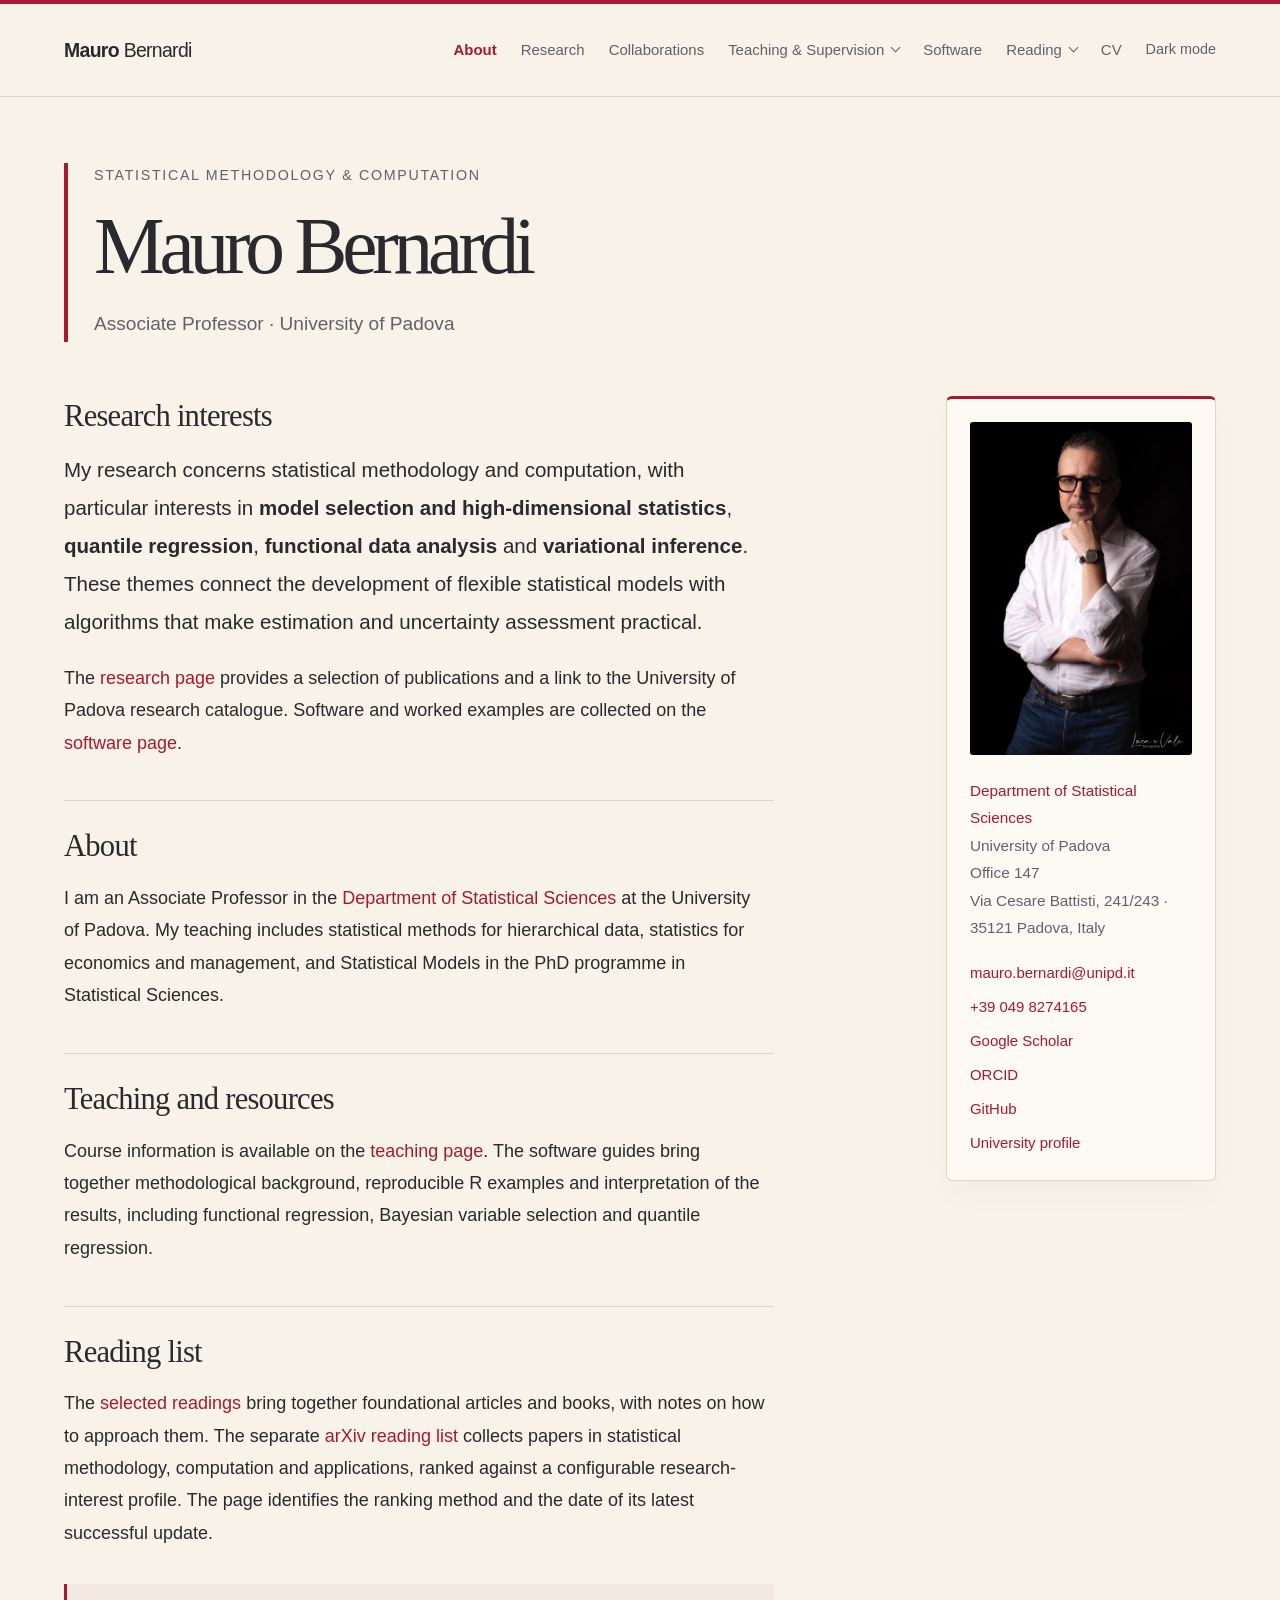
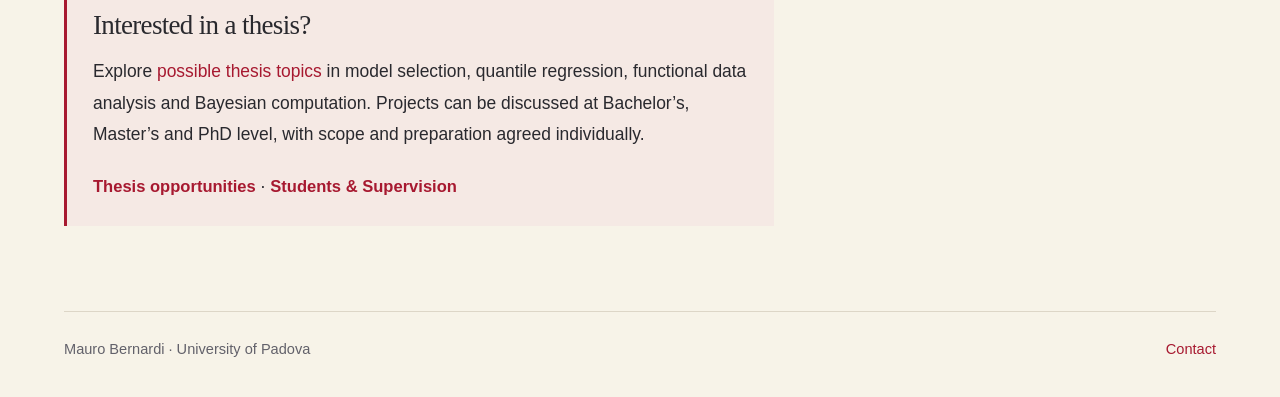
<file: docs/index.html>
<!doctype html>
<html lang="en"><head><meta charset="utf-8"><meta name="viewport" content="width=device-width,initial-scale=1"><title>Mauro Bernardi</title><meta name="description" content="Mauro Bernardi, Associate Professor at the University of Padova. Research, publications, teaching and statistical software."><meta property="og:title" content="Mauro Bernardi"><meta property="og:type" content="website"><link rel="icon" href="assets/favicon.svg" type="image/svg+xml"><link rel="stylesheet" href="assets/style.css"><script src="assets/site.js" defer></script></head><body><a class="skip" href="#main">Skip to content</a><header class="site-header"><div class="nav-wrap"><a class="brand" href="index.html"><strong>Mauro</strong> Bernardi</a><button class="menu-toggle" type="button" aria-controls="navigation" aria-expanded="false">Menu</button><nav class="nav-links" id="navigation" aria-label="Main navigation"><a href="index.html" aria-current="page">About</a><a href="research.html">Research</a><a href="collaborations.html">Collaborations</a><details class="nav-group"><summary>Teaching &amp; Supervision</summary><div class="nav-submenu"><a href="teaching.html">Teaching</a><a href="students.html">Students &amp; Supervision</a><a href="thesis-topics.html">Thesis opportunities</a></div></details><a href="software.html">Software</a><details class="nav-group"><summary>Reading</summary><div class="nav-submenu"><a href="selected-readings.html">Selected readings in statistics</a><a href="reading-list.html">Reading list</a></div></details><a href="cv.html">CV</a><button class="theme-toggle" type="button" aria-pressed="false">Dark mode</button></nav></div></header><main class="container" id="main"><div class="home-heading"><p class="home-kicker">Statistical methodology &amp; computation</p><h1><strong>Mauro</strong> Bernardi</h1><p class="subtitle">Associate Professor · University of Padova</p></div><div class="home-grid"><div class="home-copy"><h2 id="research-interests">Research interests</h2>
<p>My research concerns statistical methodology and computation, with particular interests in <strong>model selection and high-dimensional statistics</strong>, <strong>quantile regression</strong>, <strong>functional data analysis</strong> and <strong>variational inference</strong>. These themes connect the development of flexible statistical models with algorithms that make estimation and uncertainty assessment practical.</p>
<p>The <a href="research.html">research page</a> provides a selection of publications and a link to the University of Padova research catalogue. Software and worked examples are collected on the <a href="software.html">software page</a>.</p>
<h2 id="about">About</h2>
<p>I am an Associate Professor in the <a href="https://www.stat.unipd.it/en/">Department of Statistical Sciences</a> at the University of Padova. My teaching includes statistical methods for hierarchical data, statistics for economics and management, and Statistical Models in the PhD programme in Statistical Sciences.</p>
<h2 id="teaching-and-resources">Teaching and resources</h2>
<p>Course information is available on the <a href="teaching.html">teaching page</a>. The software guides bring together methodological background, reproducible R examples and interpretation of the results, including functional regression, Bayesian variable selection and quantile regression.</p>
<h2 id="reading-list">Reading list</h2>
<p>The <a href="selected-readings.html">selected readings</a> bring together foundational articles and books, with notes on how to approach them. The separate <a href="reading-list.html">arXiv reading list</a> collects papers in statistical methodology, computation and applications, ranked against a configurable research-interest profile. The page identifies the ranking method and the date of its latest successful update.</p>
<section id="interested-in-a-thesis" class="thesis-callout">
<h2>Interested in a thesis?</h2>
<p>Explore <a href="thesis-topics.html">possible thesis topics</a> in model selection, quantile regression, functional data analysis and Bayesian computation. Projects can be discussed at Bachelor’s, Master’s and PhD level, with scope and preparation agreed individually.</p>
<p><a href="thesis-topics.html" class="text-link">Thesis opportunities</a> · <a href="students.html" class="text-link">Students &amp; Supervision</a></p>
</section></div><aside class="profile-card" aria-label="Contact information"><img class="portrait" src="assets/portrait.jpg" alt="Mauro Bernardi"><address><a href="https://www.stat.unipd.it/en/">Department of Statistical Sciences</a><br>University of Padova<br>Office 147<br>Via Cesare Battisti, 241/243 · 35121 Padova, Italy</address><div class="contact-links"><a href="mailto:mauro.bernardi@unipd.it">mauro.bernardi@unipd.it</a><a href="tel:+390498274165">+39 049 8274165</a><a href="https://scholar.google.com/citations?user=TejvXeQAAAAJ&hl=en">Google Scholar</a><a href="https://orcid.org/0009-0002-9404-3433">ORCID</a><a href="https://github.com/maurobernardi">GitHub</a><a href="https://www.unipd.it/en/contatti/mauro.bernardi">University profile</a></div></aside></div></main><footer class="site-footer"><span>Mauro Bernardi · University of Padova</span><a href="mailto:mauro.bernardi@unipd.it">Contact</a></footer></body></html>
</file>
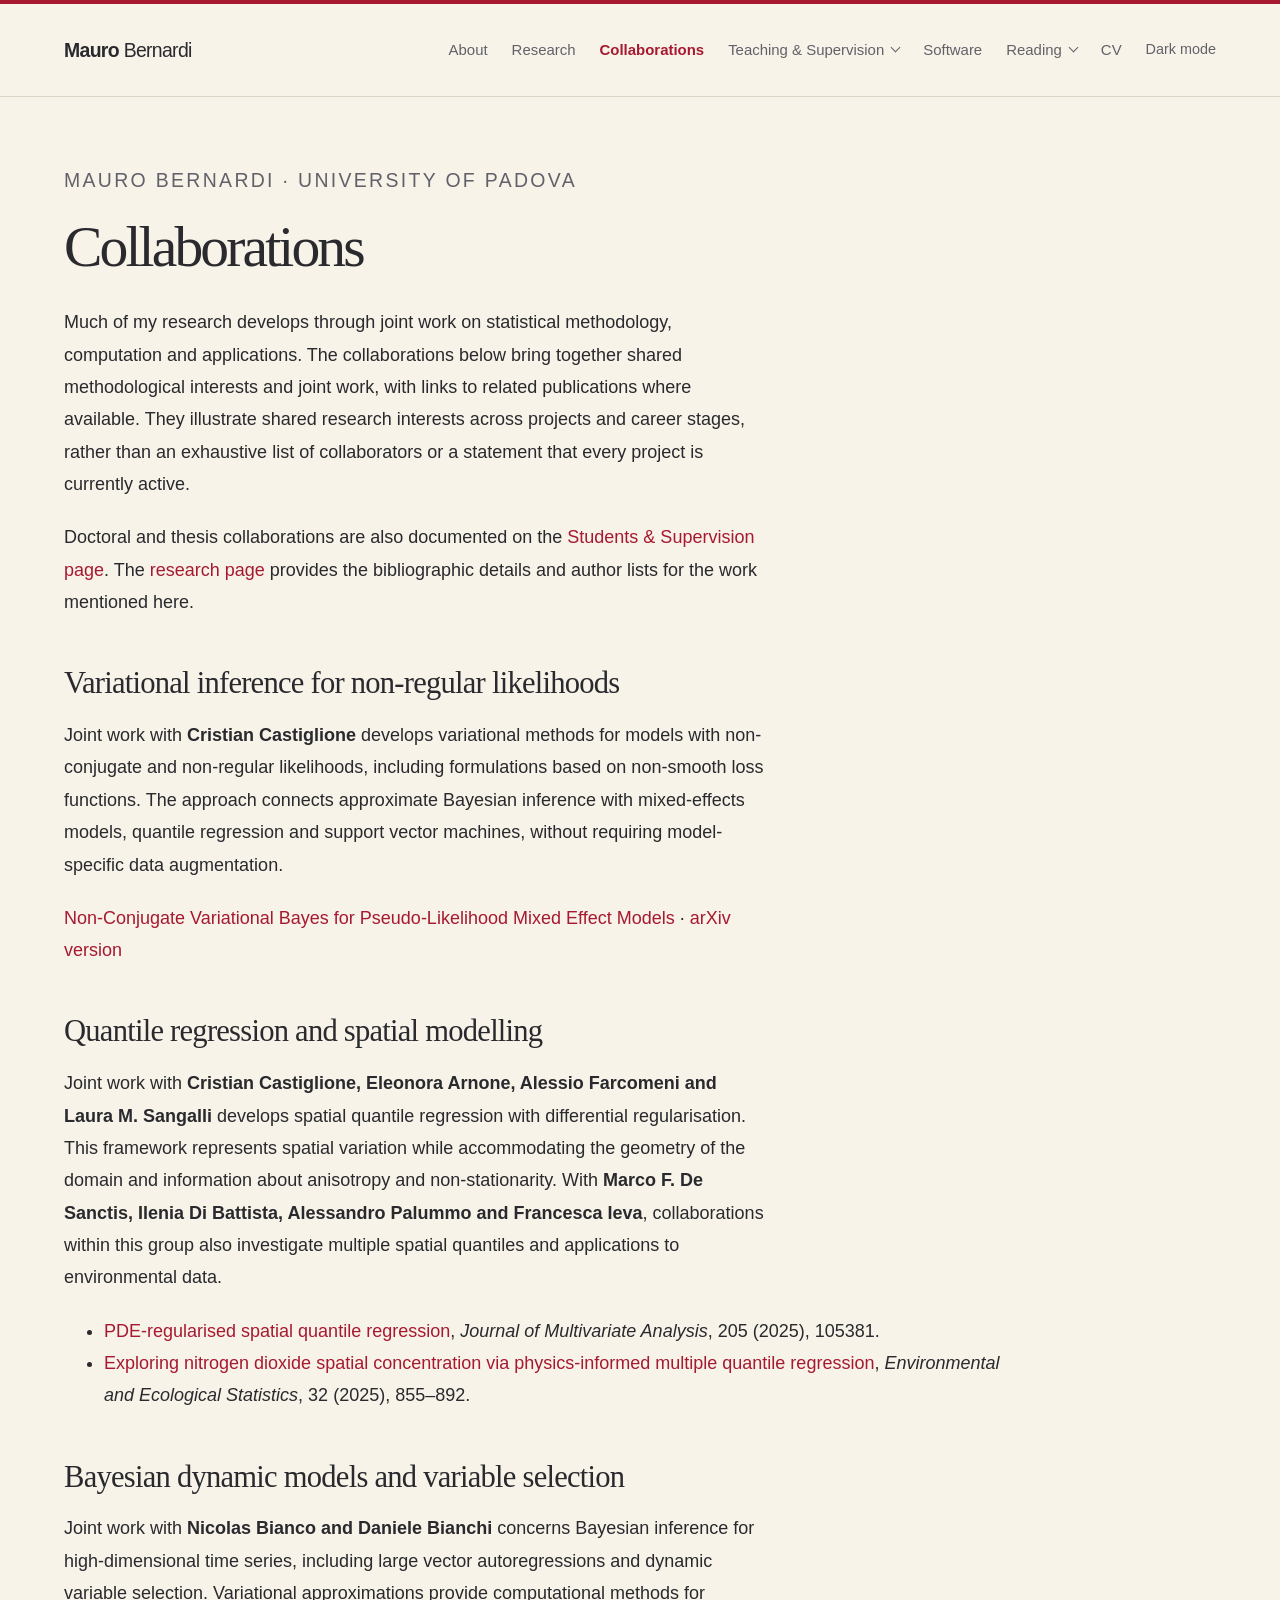
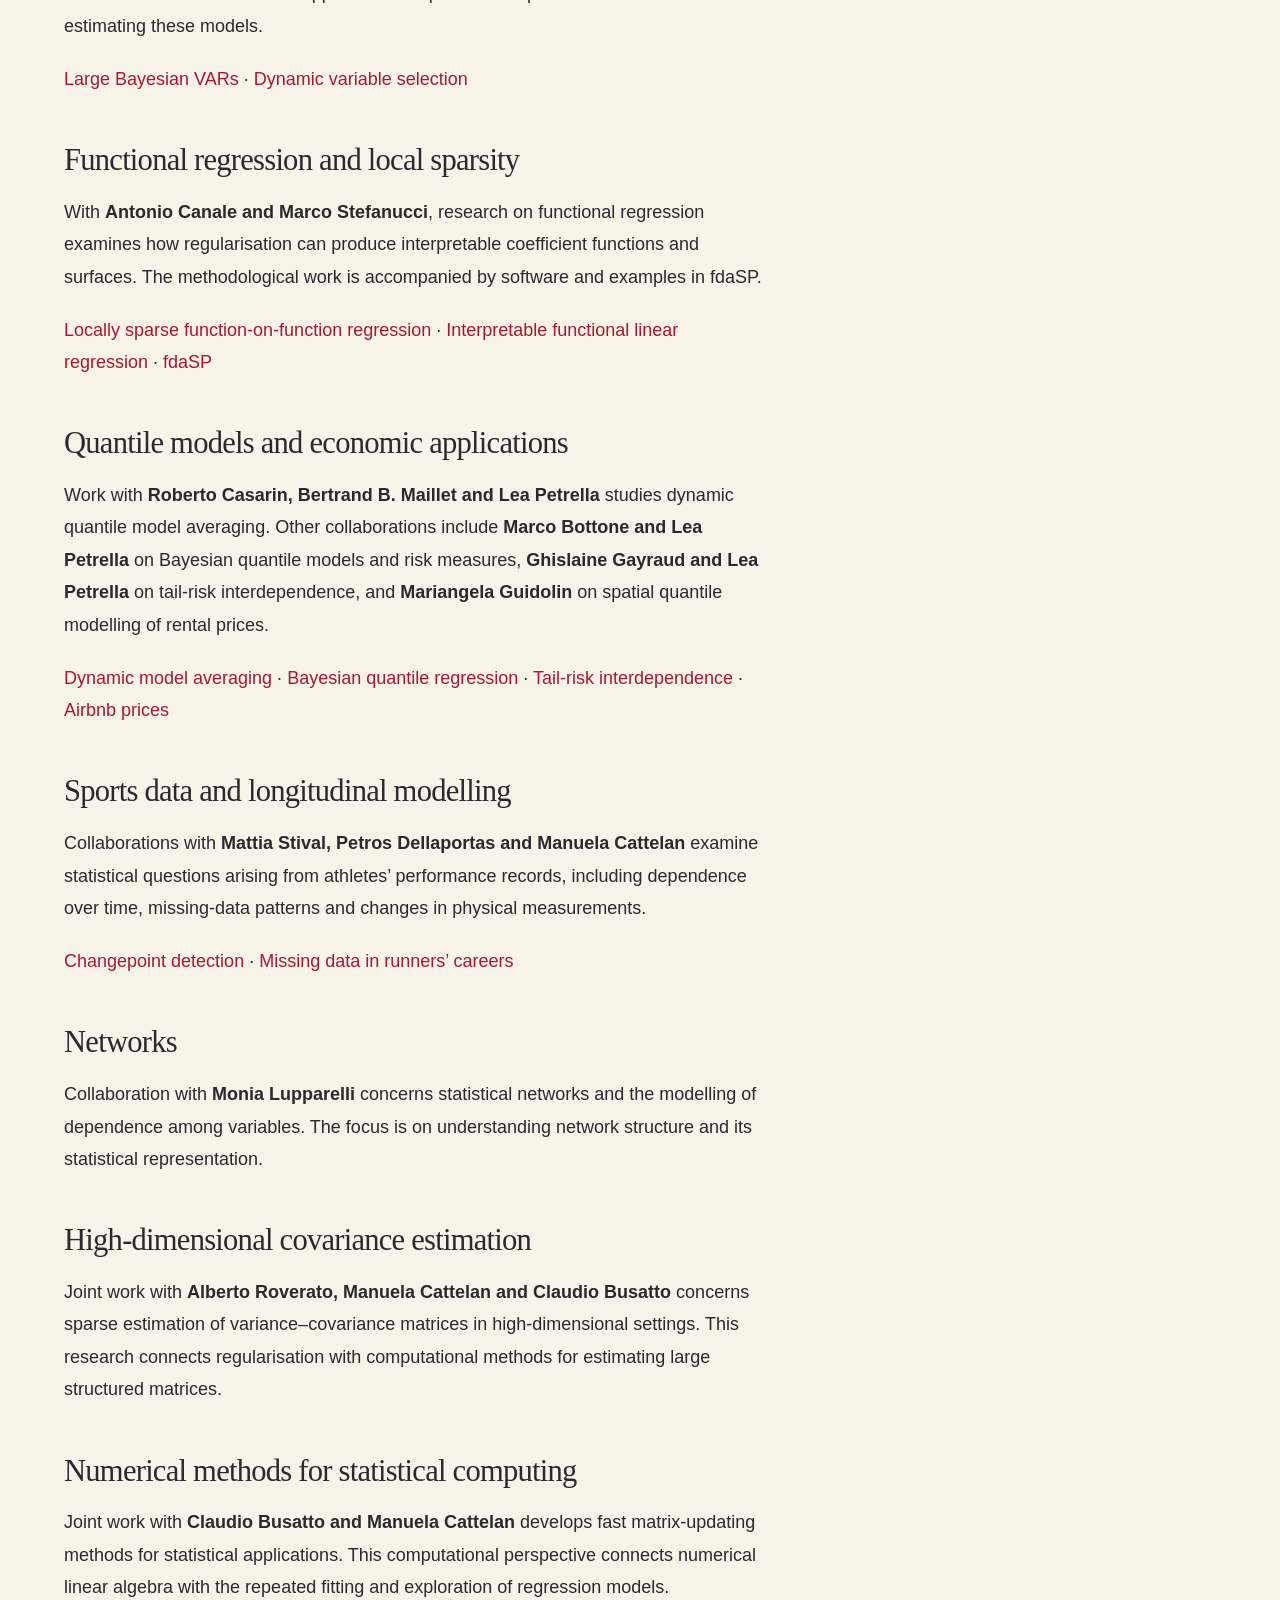
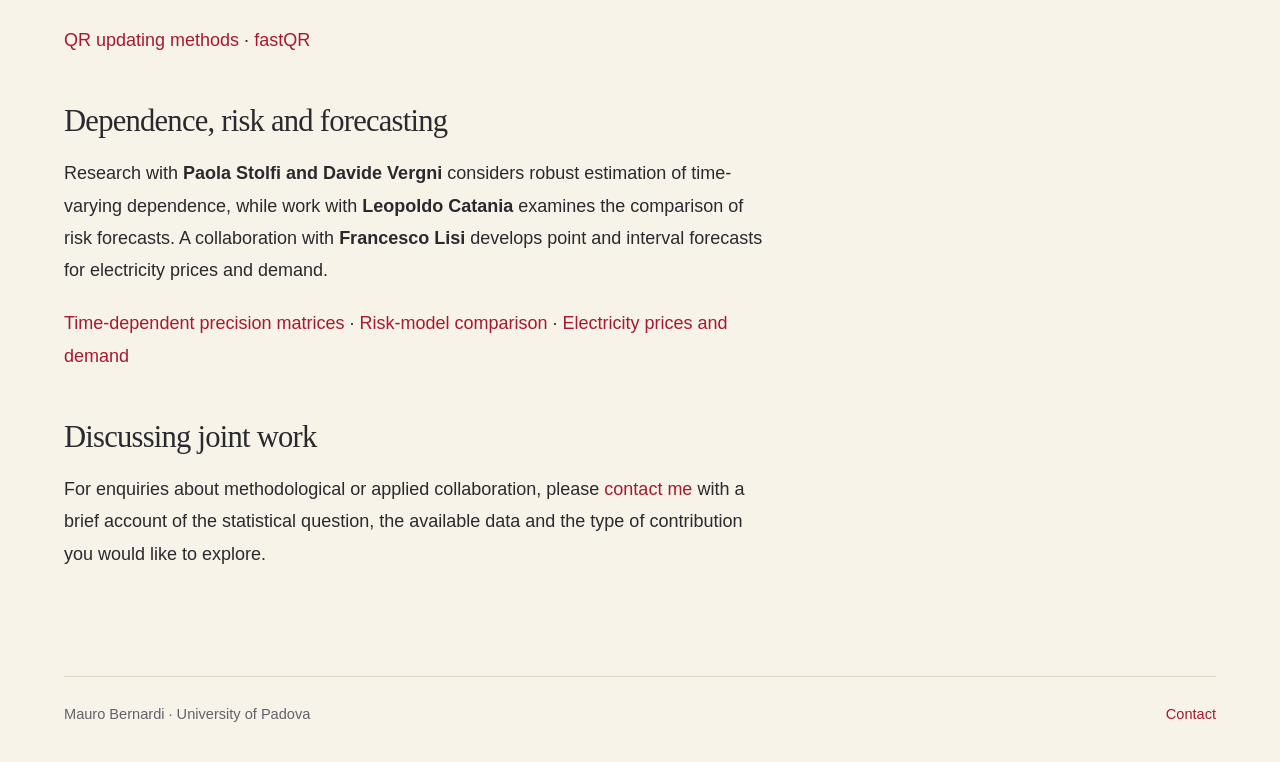
<file: docs/collaborations.html>
<!doctype html>
<html lang="en"><head><meta charset="utf-8"><meta name="viewport" content="width=device-width,initial-scale=1"><title>Collaborations · Mauro Bernardi</title><meta name="description" content="Mauro Bernardi, Associate Professor at the University of Padova. Research, publications, teaching and statistical software."><meta property="og:title" content="Collaborations · Mauro Bernardi"><meta property="og:type" content="website"><link rel="icon" href="assets/favicon.svg" type="image/svg+xml"><link rel="stylesheet" href="assets/style.css"><script src="assets/site.js" defer></script></head><body><a class="skip" href="#main">Skip to content</a><header class="site-header"><div class="nav-wrap"><a class="brand" href="index.html"><strong>Mauro</strong> Bernardi</a><button class="menu-toggle" type="button" aria-controls="navigation" aria-expanded="false">Menu</button><nav class="nav-links" id="navigation" aria-label="Main navigation"><a href="index.html">About</a><a href="research.html">Research</a><a href="collaborations.html" aria-current="page">Collaborations</a><details class="nav-group"><summary>Teaching &amp; Supervision</summary><div class="nav-submenu"><a href="teaching.html">Teaching</a><a href="students.html">Students &amp; Supervision</a><a href="thesis-topics.html">Thesis opportunities</a></div></details><a href="software.html">Software</a><details class="nav-group"><summary>Reading</summary><div class="nav-submenu"><a href="selected-readings.html">Selected readings in statistics</a><a href="reading-list.html">Reading list</a></div></details><a href="cv.html">CV</a><button class="theme-toggle" type="button" aria-pressed="false">Dark mode</button></nav></div></header><main class="container" id="main"><div class="page-copy"><p class="page-kicker">Mauro Bernardi · University of Padova</p><h1 id="collaborations">Collaborations</h1>
<p>Much of my research develops through joint work on statistical methodology, computation and applications. The collaborations below bring together shared methodological interests and joint work, with links to related publications where available. They illustrate shared research interests across projects and career stages, rather than an exhaustive list of collaborators or a statement that every project is currently active.</p>
<p>Doctoral and thesis collaborations are also documented on the <a href="students.html">Students &amp; Supervision page</a>. The <a href="research.html">research page</a> provides the bibliographic details and author lists for the work mentioned here.</p>
<h2 id="variational-inference-for-non-regular-likelihoods">Variational inference for non-regular likelihoods</h2>
<p>Joint work with <strong>Cristian Castiglione</strong> develops variational methods for models with non-conjugate and non-regular likelihoods, including formulations based on non-smooth loss functions. The approach connects approximate Bayesian inference with mixed-effects models, quantile regression and support vector machines, without requiring model-specific data augmentation.</p>
<p><a href="research.html#variational-mixed-models">Non-Conjugate Variational Bayes for Pseudo-Likelihood Mixed Effect Models</a> · <a href="https://arxiv.org/abs/2206.09444">arXiv version</a></p>
<h2 id="quantile-regression-and-spatial-modelling">Quantile regression and spatial modelling</h2>
<p>Joint work with <strong>Cristian Castiglione, Eleonora Arnone, Alessio Farcomeni and Laura M. Sangalli</strong> develops spatial quantile regression with differential regularisation. This framework represents spatial variation while accommodating the geometry of the domain and information about anisotropy and non-stationarity. With <strong>Marco F. De Sanctis, Ilenia Di Battista, Alessandro Palummo and Francesca Ieva</strong>, collaborations within this group also investigate multiple spatial quantiles and applications to environmental data.</p>
<ul>
<li><a href="research.html#spatial-quantiles">PDE-regularised spatial quantile regression</a>, <em>Journal of Multivariate Analysis</em>, 205 (2025), 105381.</li>
<li><a href="research.html#nitrogen-dioxide-quantiles">Exploring nitrogen dioxide spatial concentration via physics-informed multiple quantile regression</a>, <em>Environmental and Ecological Statistics</em>, 32 (2025), 855–892.</li>
</ul>
<h2 id="bayesian-dynamic-models-and-variable-selection">Bayesian dynamic models and variable selection</h2>
<p>Joint work with <strong>Nicolas Bianco and Daniele Bianchi</strong> concerns Bayesian inference for high-dimensional time series, including large vector autoregressions and dynamic variable selection. Variational approximations provide computational methods for estimating these models.</p>
<p><a href="research.html#variational-var">Large Bayesian VARs</a> · <a href="research.html#dynamic-variable-selection">Dynamic variable selection</a></p>
<h2 id="functional-regression-and-local-sparsity">Functional regression and local sparsity</h2>
<p>With <strong>Antonio Canale and Marco Stefanucci</strong>, research on functional regression examines how regularisation can produce interpretable coefficient functions and surfaces. The methodological work is accompanied by software and examples in fdaSP.</p>
<p><a href="research.html#locally-sparse-functional">Locally sparse function-on-function regression</a> · <a href="research.html#interpretable-functional-regression">Interpretable functional linear regression</a> · <a href="software.html#fdasp">fdaSP</a></p>
<h2 id="quantile-models-and-economic-applications">Quantile models and economic applications</h2>
<p>Work with <strong>Roberto Casarin, Bertrand B. Maillet and Lea Petrella</strong> studies dynamic quantile model averaging. Other collaborations include <strong>Marco Bottone and Lea Petrella</strong> on Bayesian quantile models and risk measures, <strong>Ghislaine Gayraud and Lea Petrella</strong> on tail-risk interdependence, and <strong>Mariangela Guidolin</strong> on spatial quantile modelling of rental prices.</p>
<p><a href="research.html#dynamic-quantile-averaging">Dynamic model averaging</a> · <a href="research.html#skew-power-quantile-regression">Bayesian quantile regression</a> · <a href="research.html#bayesian-tail-risk">Tail-risk interdependence</a> · <a href="research.html#airbnb-spatial-quantiles">Airbnb prices</a></p>
<h2 id="sports-data-and-longitudinal-modelling">Sports data and longitudinal modelling</h2>
<p>Collaborations with <strong>Mattia Stival, Petros Dellaportas and Manuela Cattelan</strong> examine statistical questions arising from athletes’ performance records, including dependence over time, missing-data patterns and changes in physical measurements.</p>
<p><a href="research.html#sports-changepoints">Changepoint detection</a> · <a href="research.html#runners-missing-data">Missing data in runners’ careers</a></p>
<h2 id="networks">Networks</h2>
<p>Collaboration with <strong>Monia Lupparelli</strong> concerns statistical networks and the modelling of dependence among variables. The focus is on understanding network structure and its statistical representation.</p>
<h2 id="high-dimensional-covariance-estimation">High-dimensional covariance estimation</h2>
<p>Joint work with <strong>Alberto Roverato, Manuela Cattelan and Claudio Busatto</strong> concerns sparse estimation of variance–covariance matrices in high-dimensional settings. This research connects regularisation with computational methods for estimating large structured matrices.</p>
<h2 id="numerical-methods-for-statistical-computing">Numerical methods for statistical computing</h2>
<p>Joint work with <strong>Claudio Busatto and Manuela Cattelan</strong> develops fast matrix-updating methods for statistical applications. This computational perspective connects numerical linear algebra with the repeated fitting and exploration of regression models.</p>
<p><a href="research.html#fast-qr-updates">QR updating methods</a> · <a href="software.html#fastqr">fastQR</a></p>
<h2 id="dependence-risk-and-forecasting">Dependence, risk and forecasting</h2>
<p>Research with <strong>Paola Stolfi and Davide Vergni</strong> considers robust estimation of time-varying dependence, while work with <strong>Leopoldo Catania</strong> examines the comparison of risk forecasts. A collaboration with <strong>Francesco Lisi</strong> develops point and interval forecasts for electricity prices and demand.</p>
<p><a href="research.html#robust-precision-matrices">Time-dependent precision matrices</a> · <a href="research.html#var-model-confidence-set">Risk-model comparison</a> · <a href="research.html#electricity-price-demand">Electricity prices and demand</a></p>
<h2 id="discussing-joint-work">Discussing joint work</h2>
<p>For enquiries about methodological or applied collaboration, please <a href="mailto:mauro.bernardi@unipd.it">contact me</a> with a brief account of the statistical question, the available data and the type of contribution you would like to explore.</p></div></main><footer class="site-footer"><span>Mauro Bernardi · University of Padova</span><a href="mailto:mauro.bernardi@unipd.it">Contact</a></footer></body></html>
</file>
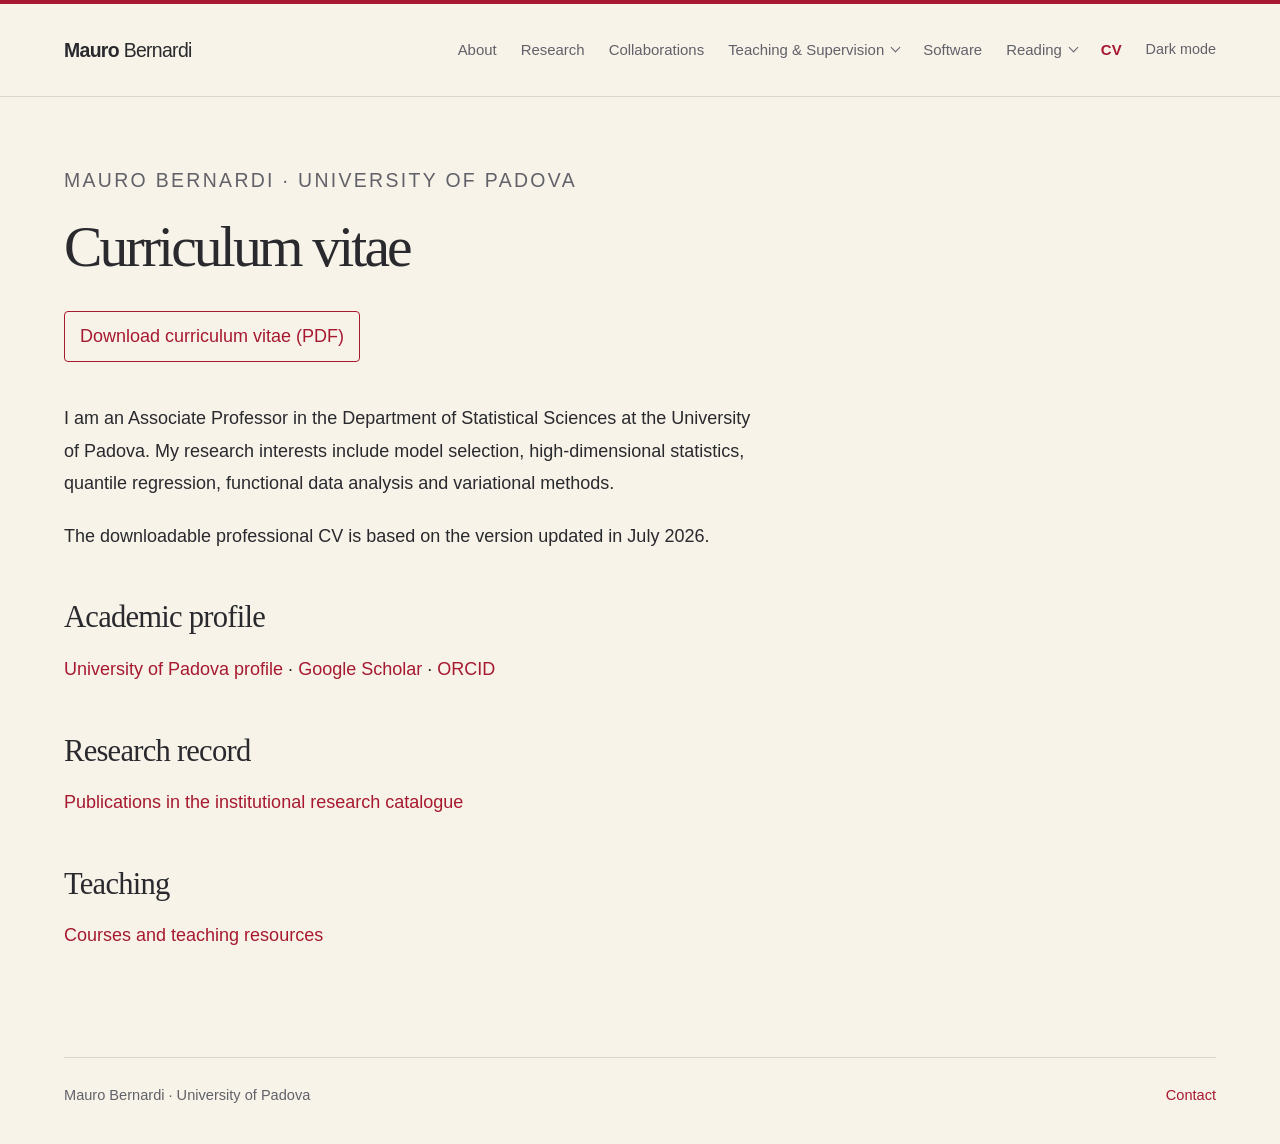
<file: docs/cv.html>
<!doctype html>
<html lang="en"><head><meta charset="utf-8"><meta name="viewport" content="width=device-width,initial-scale=1"><title>CV · Mauro Bernardi</title><meta name="description" content="Mauro Bernardi, Associate Professor at the University of Padova. Research, publications, teaching and statistical software."><meta property="og:title" content="CV · Mauro Bernardi"><meta property="og:type" content="website"><link rel="icon" href="assets/favicon.svg" type="image/svg+xml"><link rel="stylesheet" href="assets/style.css"><script src="assets/site.js" defer></script></head><body><a class="skip" href="#main">Skip to content</a><header class="site-header"><div class="nav-wrap"><a class="brand" href="index.html"><strong>Mauro</strong> Bernardi</a><button class="menu-toggle" type="button" aria-controls="navigation" aria-expanded="false">Menu</button><nav class="nav-links" id="navigation" aria-label="Main navigation"><a href="index.html">About</a><a href="research.html">Research</a><a href="collaborations.html">Collaborations</a><details class="nav-group"><summary>Teaching &amp; Supervision</summary><div class="nav-submenu"><a href="teaching.html">Teaching</a><a href="students.html">Students &amp; Supervision</a><a href="thesis-topics.html">Thesis opportunities</a></div></details><a href="software.html">Software</a><details class="nav-group"><summary>Reading</summary><div class="nav-submenu"><a href="selected-readings.html">Selected readings in statistics</a><a href="reading-list.html">Reading list</a></div></details><a href="cv.html" aria-current="page">CV</a><button class="theme-toggle" type="button" aria-pressed="false">Dark mode</button></nav></div></header><main class="container" id="main"><div class="page-copy"><p class="page-kicker">Mauro Bernardi · University of Padova</p><h1 id="curriculum-vitae">Curriculum vitae</h1><p><a class="cv-download" href="downloads/Mauro_Bernardi_CV.pdf">Download curriculum vitae (PDF)</a></p>
<p>I am an Associate Professor in the Department of Statistical Sciences at the University of Padova. My research interests include model selection, high-dimensional statistics, quantile regression, functional data analysis and variational methods.</p>
<p>The downloadable professional CV is based on the version updated in July 2026.</p>
<h2 id="academic-profile">Academic profile</h2>
<p><a href="https://www.unipd.it/en/contatti/mauro.bernardi">University of Padova profile</a> · <a href="https://scholar.google.com/citations?user=TejvXeQAAAAJ&amp;hl=en">Google Scholar</a> · <a href="https://orcid.org/0009-0002-9404-3433">ORCID</a></p>
<h2 id="research-record">Research record</h2>
<p><a href="https://www.research.unipd.it/cris/rp/rp19809">Publications in the institutional research catalogue</a></p>
<h2 id="teaching">Teaching</h2>
<p><a href="teaching.html">Courses and teaching resources</a></p></div></main><footer class="site-footer"><span>Mauro Bernardi · University of Padova</span><a href="mailto:mauro.bernardi@unipd.it">Contact</a></footer></body></html>
</file>
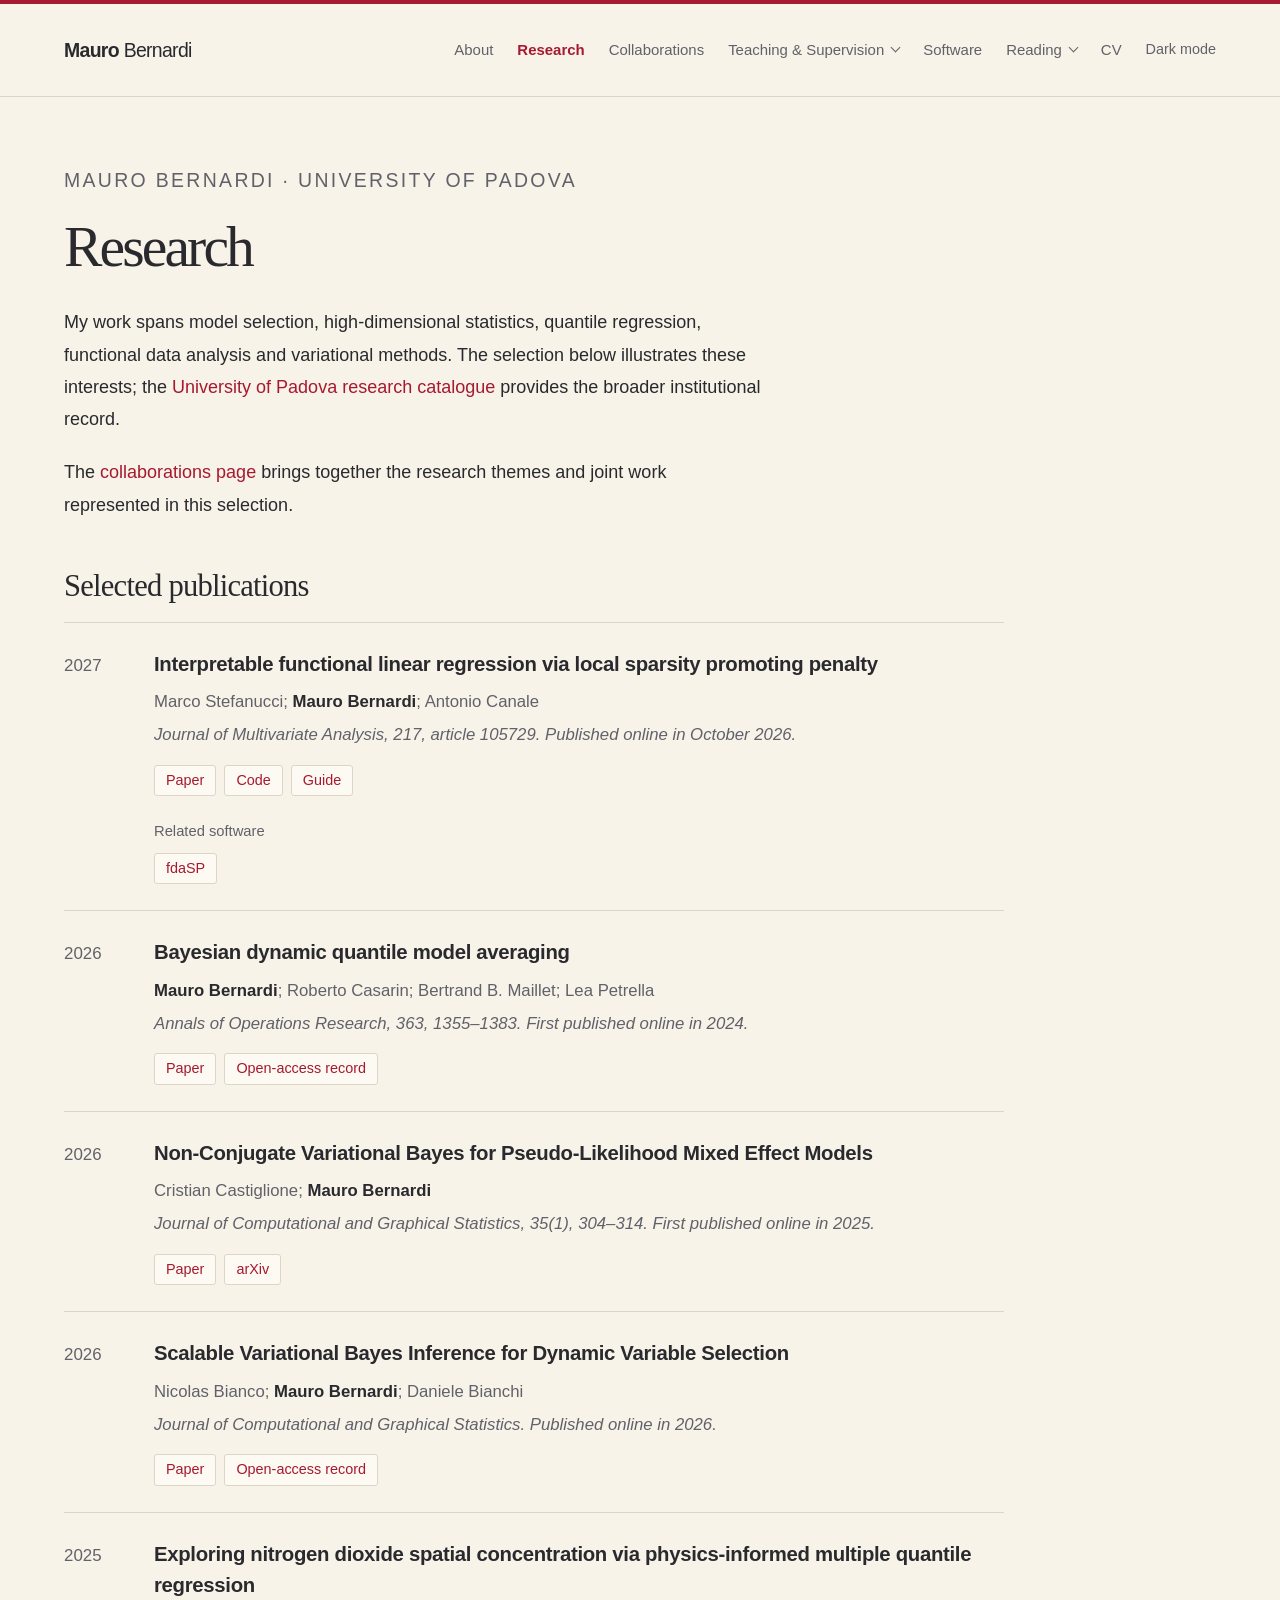
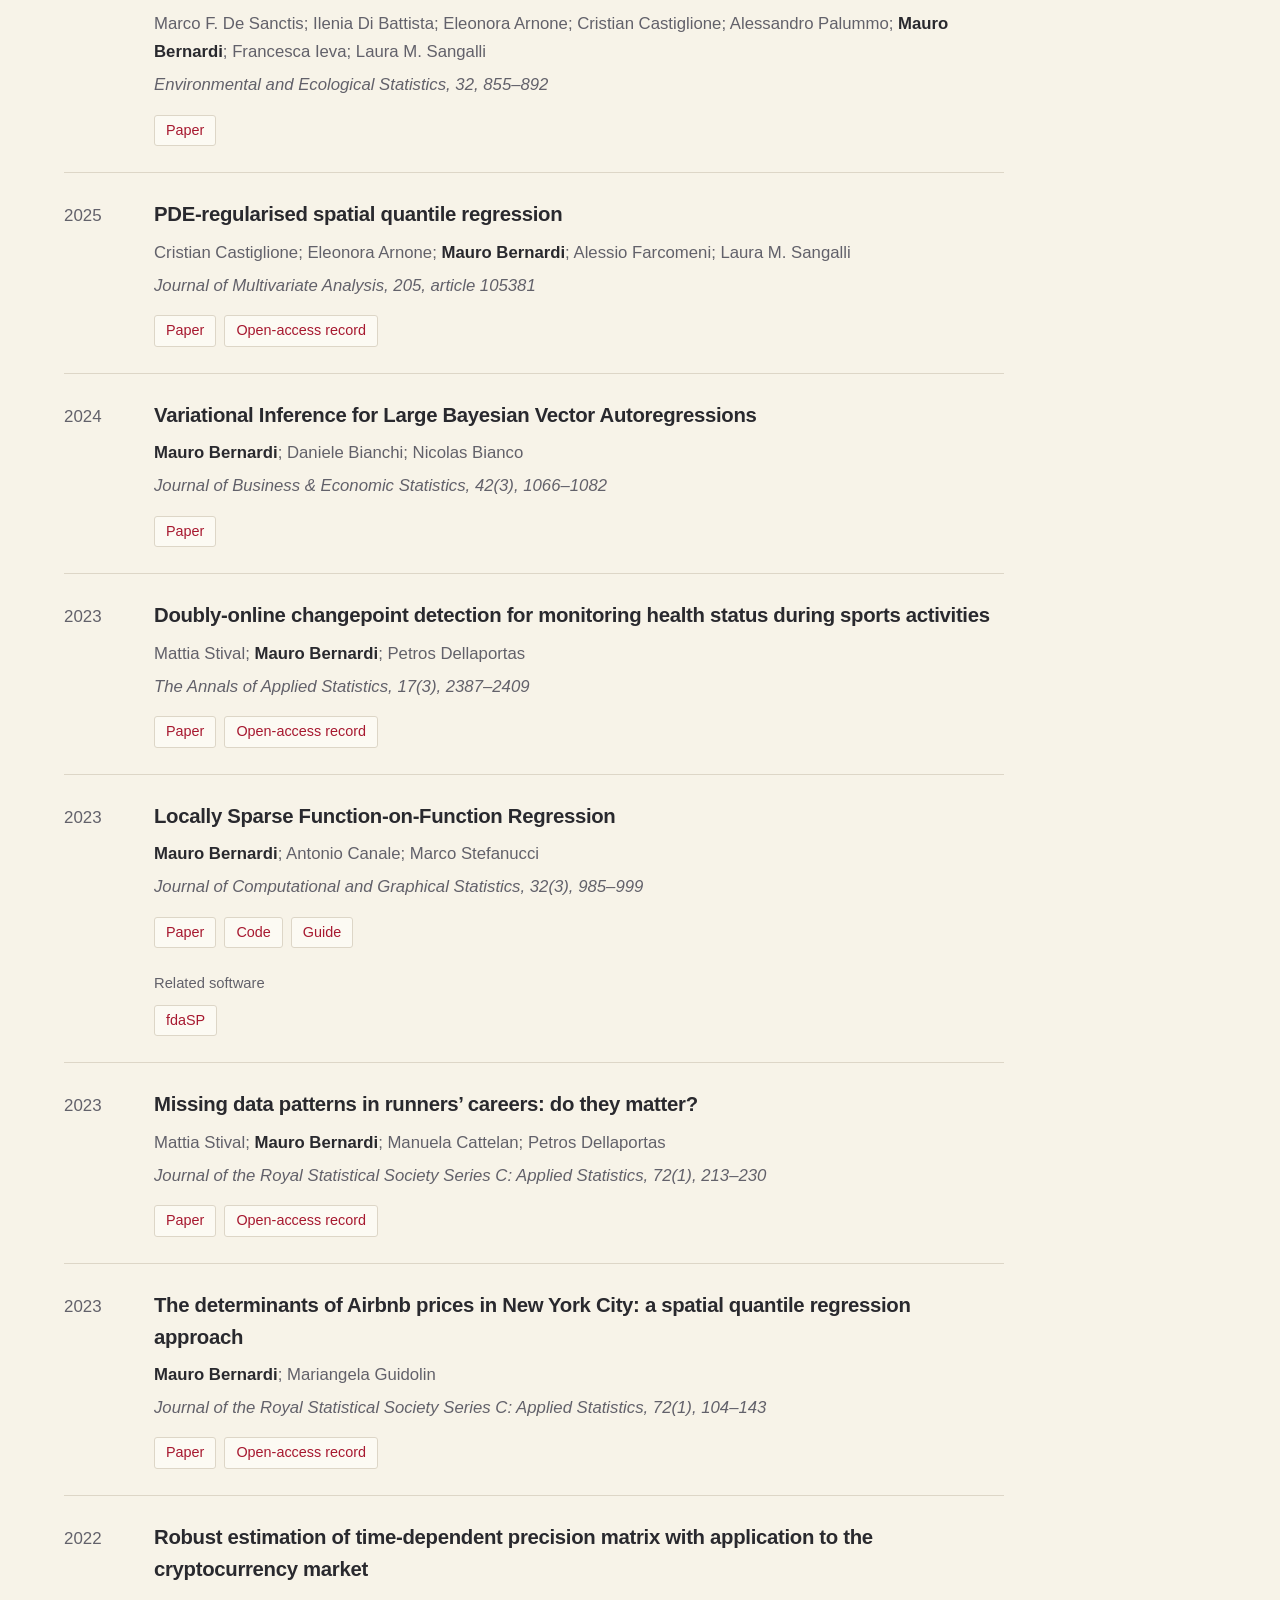
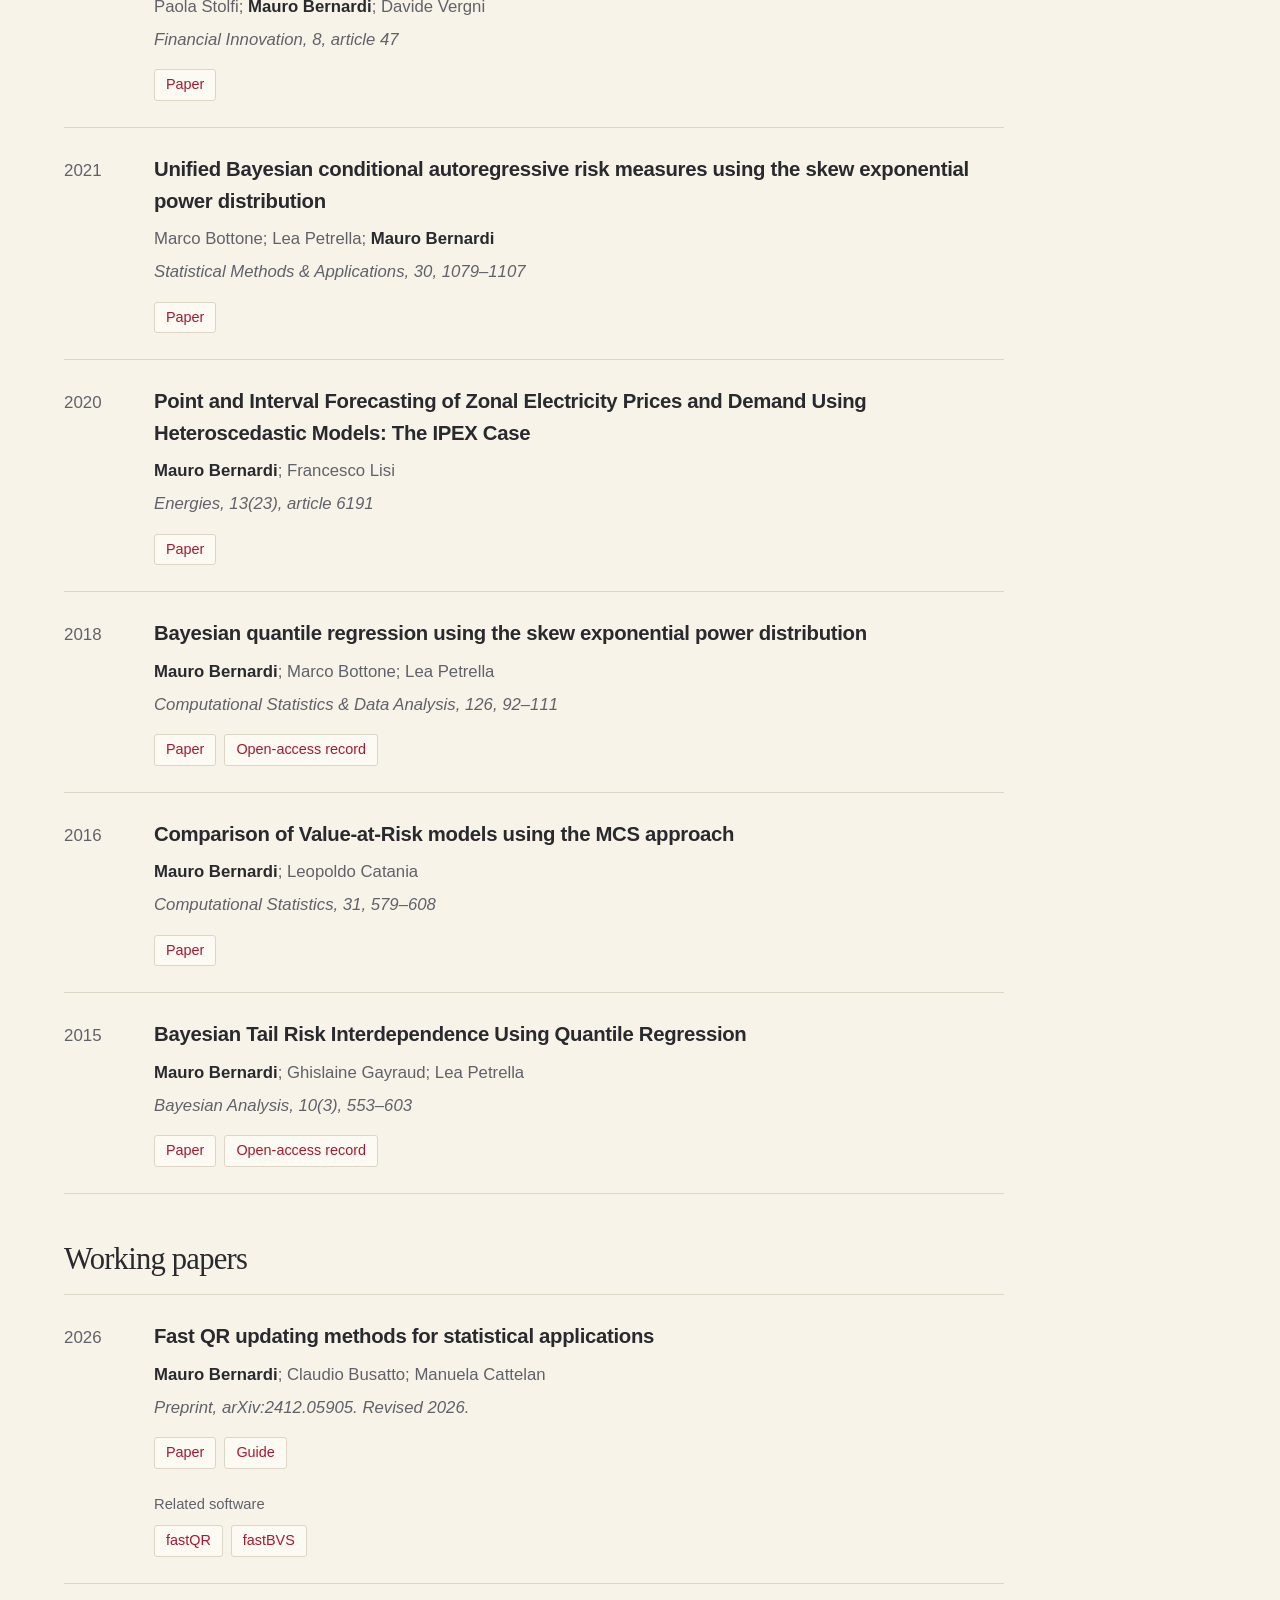
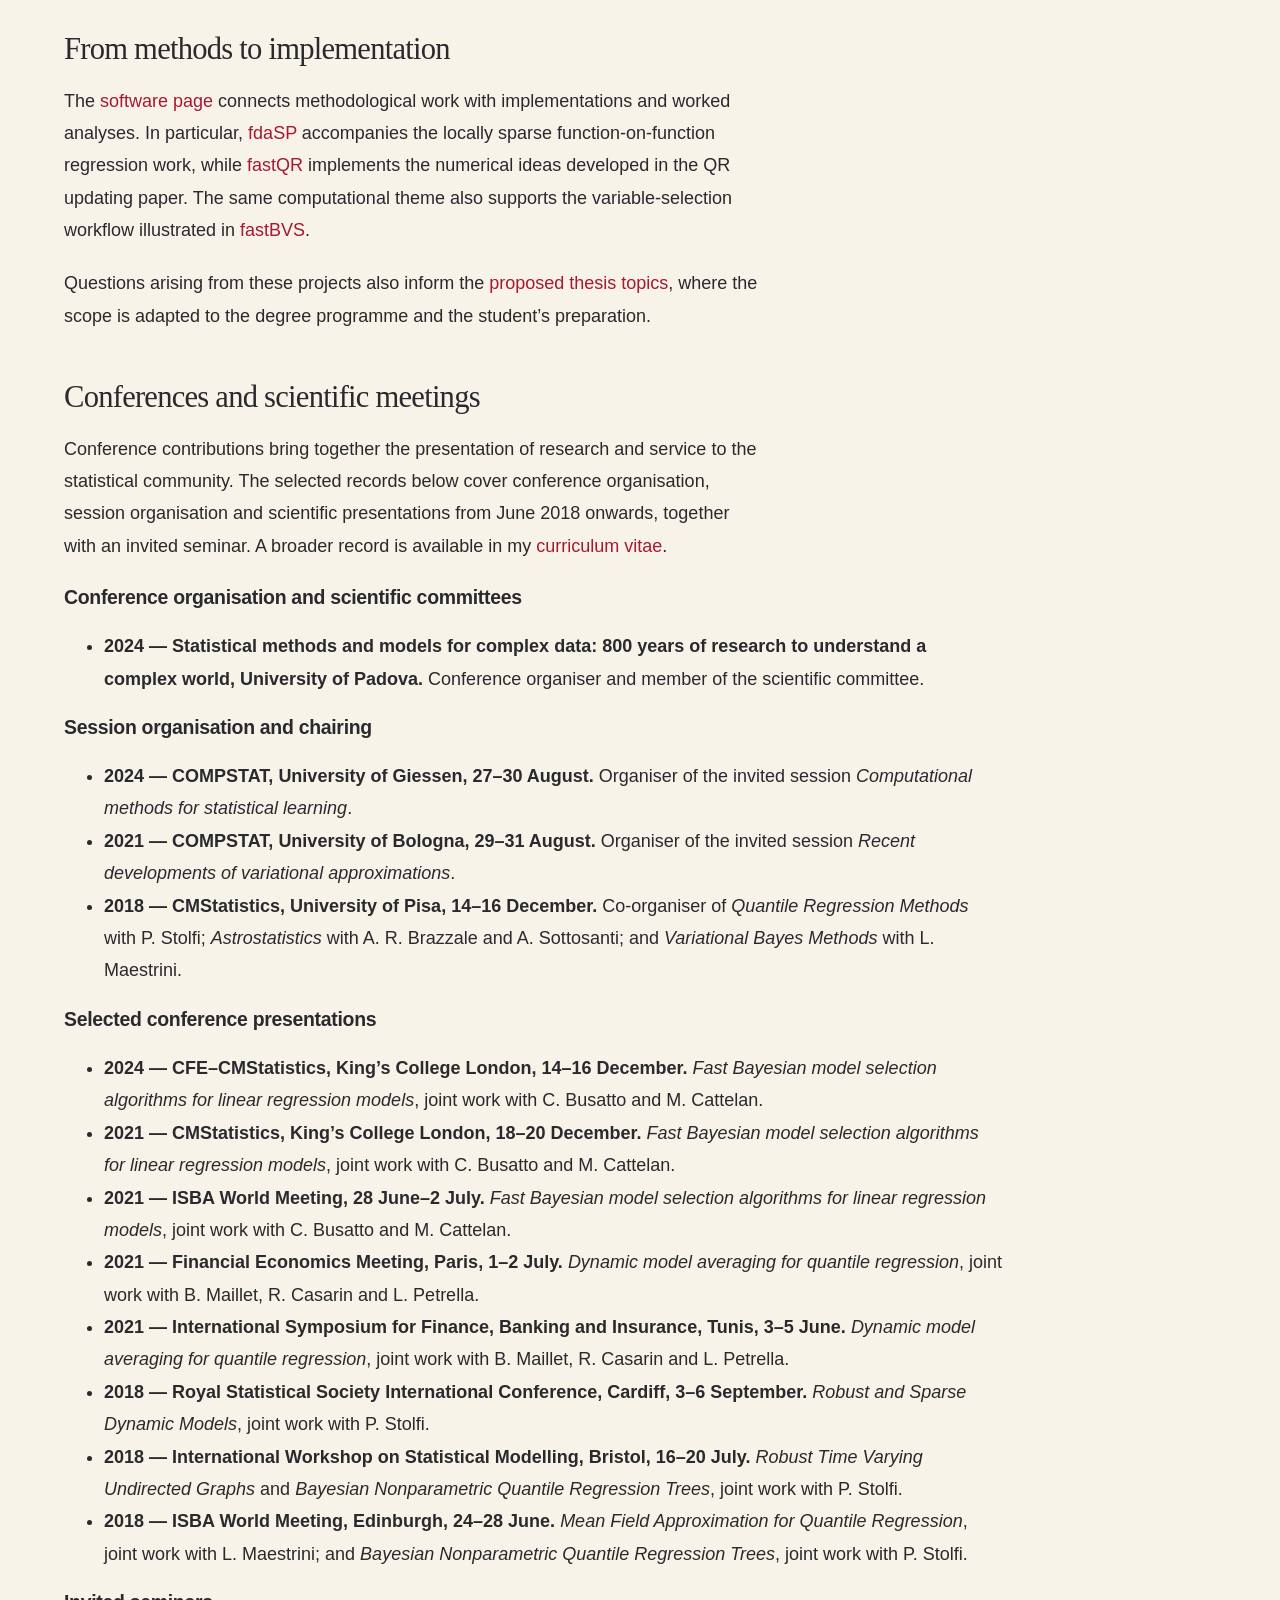
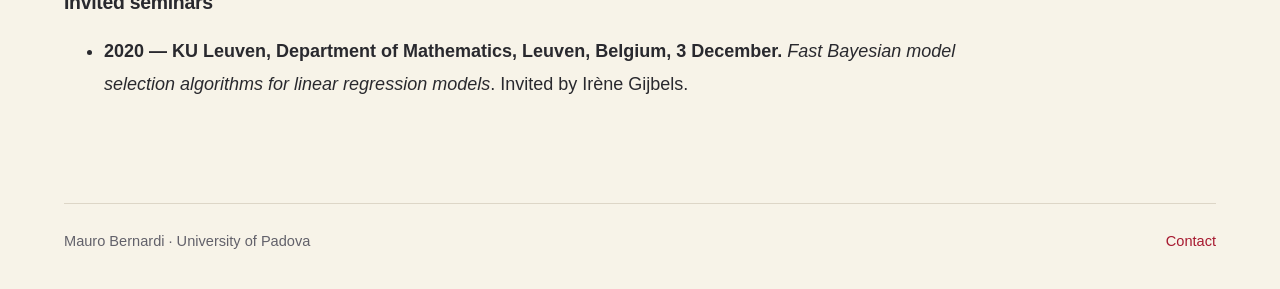
<file: docs/research.html>
<!doctype html>
<html lang="en"><head><meta charset="utf-8"><meta name="viewport" content="width=device-width,initial-scale=1"><title>Research · Mauro Bernardi</title><meta name="description" content="Mauro Bernardi, Associate Professor at the University of Padova. Research, publications, teaching and statistical software."><meta property="og:title" content="Research · Mauro Bernardi"><meta property="og:type" content="website"><link rel="icon" href="assets/favicon.svg" type="image/svg+xml"><link rel="stylesheet" href="assets/style.css"><script src="assets/site.js" defer></script></head><body><a class="skip" href="#main">Skip to content</a><header class="site-header"><div class="nav-wrap"><a class="brand" href="index.html"><strong>Mauro</strong> Bernardi</a><button class="menu-toggle" type="button" aria-controls="navigation" aria-expanded="false">Menu</button><nav class="nav-links" id="navigation" aria-label="Main navigation"><a href="index.html">About</a><a href="research.html" aria-current="page">Research</a><a href="collaborations.html">Collaborations</a><details class="nav-group"><summary>Teaching &amp; Supervision</summary><div class="nav-submenu"><a href="teaching.html">Teaching</a><a href="students.html">Students &amp; Supervision</a><a href="thesis-topics.html">Thesis opportunities</a></div></details><a href="software.html">Software</a><details class="nav-group"><summary>Reading</summary><div class="nav-submenu"><a href="selected-readings.html">Selected readings in statistics</a><a href="reading-list.html">Reading list</a></div></details><a href="cv.html">CV</a><button class="theme-toggle" type="button" aria-pressed="false">Dark mode</button></nav></div></header><main class="container" id="main"><div class="page-copy"><p class="page-kicker">Mauro Bernardi · University of Padova</p><h1 id="research">Research</h1>
<p>My work spans model selection, high-dimensional statistics, quantile regression, functional data analysis and variational methods. The selection below illustrates these interests; the <a href="https://www.research.unipd.it/cris/rp/rp19809">University of Padova research catalogue</a> provides the broader institutional record.</p>
<p>The <a href="collaborations.html">collaborations page</a> brings together the research themes and joint work represented in this selection.</p>
<section class="publication-section"><h2>Selected publications</h2><div class="publication-list"><article class="publication" id="interpretable-functional-regression"><div class="publication-year">2027</div><div class="publication-body"><h3><a href="https://doi.org/10.1016/j.jmva.2026.105729">Interpretable functional linear regression via local sparsity promoting penalty</a></h3><p class="publication-authors">Marco Stefanucci; <strong>Mauro Bernardi</strong>; Antonio Canale</p><p class="publication-venue">Journal of Multivariate Analysis, 217, article 105729. Published online in October 2026.</p><div class="resource-links"><a class="resource-link" href="https://doi.org/10.1016/j.jmva.2026.105729">Paper</a><a class="resource-link" href="https://github.com/maurobernardi/fdaSP">Code</a><a class="resource-link" href="https://maurobernardi.github.io/fdaSP/">Guide</a></div><div class="related-work"><span>Related software</span><div class="resource-links"><a class="resource-link" href="software.html#fdasp">fdaSP</a></div></div></div></article><article class="publication" id="dynamic-quantile-averaging"><div class="publication-year">2026</div><div class="publication-body"><h3><a href="https://doi.org/10.1007/s10479-024-06378-7">Bayesian dynamic quantile model averaging</a></h3><p class="publication-authors"><strong>Mauro Bernardi</strong>; Roberto Casarin; Bertrand B. Maillet; Lea Petrella</p><p class="publication-venue">Annals of Operations Research, 363, 1355–1383. First published online in 2024.</p><div class="resource-links"><a class="resource-link" href="https://doi.org/10.1007/s10479-024-06378-7">Paper</a><a class="resource-link" href="https://www.research.unipd.it/handle/11577/3541377">Open-access record</a></div></div></article><article class="publication" id="variational-mixed-models"><div class="publication-year">2026</div><div class="publication-body"><h3><a href="https://doi.org/10.1080/10618600.2025.2527925">Non-Conjugate Variational Bayes for Pseudo-Likelihood Mixed Effect Models</a></h3><p class="publication-authors">Cristian Castiglione; <strong>Mauro Bernardi</strong></p><p class="publication-venue">Journal of Computational and Graphical Statistics, 35(1), 304–314. First published online in 2025.</p><div class="resource-links"><a class="resource-link" href="https://doi.org/10.1080/10618600.2025.2527925">Paper</a><a class="resource-link" href="https://arxiv.org/abs/2206.09444">arXiv</a></div></div></article><article class="publication" id="dynamic-variable-selection"><div class="publication-year">2026</div><div class="publication-body"><h3><a href="https://doi.org/10.1080/10618600.2026.2634826">Scalable Variational Bayes Inference for Dynamic Variable Selection</a></h3><p class="publication-authors">Nicolas Bianco; <strong>Mauro Bernardi</strong>; Daniele Bianchi</p><p class="publication-venue">Journal of Computational and Graphical Statistics. Published online in 2026.</p><div class="resource-links"><a class="resource-link" href="https://doi.org/10.1080/10618600.2026.2634826">Paper</a><a class="resource-link" href="https://publikationen.bibliothek.kit.edu/1000198162">Open-access record</a></div></div></article><article class="publication" id="nitrogen-dioxide-quantiles"><div class="publication-year">2025</div><div class="publication-body"><h3><a href="https://doi.org/10.1007/s10651-025-00664-8">Exploring nitrogen dioxide spatial concentration via physics-informed multiple quantile regression</a></h3><p class="publication-authors">Marco F. De Sanctis; Ilenia Di Battista; Eleonora Arnone; Cristian Castiglione; Alessandro Palummo; <strong>Mauro Bernardi</strong>; Francesca Ieva; Laura M. Sangalli</p><p class="publication-venue">Environmental and Ecological Statistics, 32, 855–892</p><div class="resource-links"><a class="resource-link" href="https://doi.org/10.1007/s10651-025-00664-8">Paper</a></div></div></article><article class="publication" id="spatial-quantiles"><div class="publication-year">2025</div><div class="publication-body"><h3><a href="https://doi.org/10.1016/j.jmva.2024.105381">PDE-regularised spatial quantile regression</a></h3><p class="publication-authors">Cristian Castiglione; Eleonora Arnone; <strong>Mauro Bernardi</strong>; Alessio Farcomeni; Laura M. Sangalli</p><p class="publication-venue">Journal of Multivariate Analysis, 205, article 105381</p><div class="resource-links"><a class="resource-link" href="https://doi.org/10.1016/j.jmva.2024.105381">Paper</a><a class="resource-link" href="https://www.research.unipd.it/handle/11577/3541378">Open-access record</a></div></div></article><article class="publication" id="variational-var"><div class="publication-year">2024</div><div class="publication-body"><h3><a href="https://doi.org/10.1080/07350015.2023.2290716">Variational Inference for Large Bayesian Vector Autoregressions</a></h3><p class="publication-authors"><strong>Mauro Bernardi</strong>; Daniele Bianchi; Nicolas Bianco</p><p class="publication-venue">Journal of Business &amp; Economic Statistics, 42(3), 1066–1082</p><div class="resource-links"><a class="resource-link" href="https://doi.org/10.1080/07350015.2023.2290716">Paper</a></div></div></article><article class="publication" id="sports-changepoints"><div class="publication-year">2023</div><div class="publication-body"><h3><a href="https://doi.org/10.1214/22-AOAS1724">Doubly-online changepoint detection for monitoring health status during sports activities</a></h3><p class="publication-authors">Mattia Stival; <strong>Mauro Bernardi</strong>; Petros Dellaportas</p><p class="publication-venue">The Annals of Applied Statistics, 17(3), 2387–2409</p><div class="resource-links"><a class="resource-link" href="https://doi.org/10.1214/22-AOAS1724">Paper</a><a class="resource-link" href="https://discovery.ucl.ac.uk/id/eprint/10178753/">Open-access record</a></div></div></article><article class="publication" id="locally-sparse-functional"><div class="publication-year">2023</div><div class="publication-body"><h3><a href="https://doi.org/10.1080/10618600.2022.2130926">Locally Sparse Function-on-Function Regression</a></h3><p class="publication-authors"><strong>Mauro Bernardi</strong>; Antonio Canale; Marco Stefanucci</p><p class="publication-venue">Journal of Computational and Graphical Statistics, 32(3), 985–999</p><div class="resource-links"><a class="resource-link" href="https://doi.org/10.1080/10618600.2022.2130926">Paper</a><a class="resource-link" href="https://github.com/maurobernardi/fdaSP">Code</a><a class="resource-link" href="https://maurobernardi.github.io/fdaSP/">Guide</a></div><div class="related-work"><span>Related software</span><div class="resource-links"><a class="resource-link" href="software.html#fdasp">fdaSP</a></div></div></div></article><article class="publication" id="runners-missing-data"><div class="publication-year">2023</div><div class="publication-body"><h3><a href="https://doi.org/10.1093/jrsssc/qlad009">Missing data patterns in runners’ careers: do they matter?</a></h3><p class="publication-authors">Mattia Stival; <strong>Mauro Bernardi</strong>; Manuela Cattelan; Petros Dellaportas</p><p class="publication-venue">Journal of the Royal Statistical Society Series C: Applied Statistics, 72(1), 213–230</p><div class="resource-links"><a class="resource-link" href="https://doi.org/10.1093/jrsssc/qlad009">Paper</a><a class="resource-link" href="https://www.research.unipd.it/handle/11577/3471026">Open-access record</a></div></div></article><article class="publication" id="airbnb-spatial-quantiles"><div class="publication-year">2023</div><div class="publication-body"><h3><a href="https://doi.org/10.1093/jrsssc/qlad001">The determinants of Airbnb prices in New York City: a spatial quantile regression approach</a></h3><p class="publication-authors"><strong>Mauro Bernardi</strong>; Mariangela Guidolin</p><p class="publication-venue">Journal of the Royal Statistical Society Series C: Applied Statistics, 72(1), 104–143</p><div class="resource-links"><a class="resource-link" href="https://doi.org/10.1093/jrsssc/qlad001">Paper</a><a class="resource-link" href="https://www.research.unipd.it/handle/11577/3467556">Open-access record</a></div></div></article><article class="publication" id="robust-precision-matrices"><div class="publication-year">2022</div><div class="publication-body"><h3><a href="https://doi.org/10.1186/s40854-022-00355-4">Robust estimation of time-dependent precision matrix with application to the cryptocurrency market</a></h3><p class="publication-authors">Paola Stolfi; <strong>Mauro Bernardi</strong>; Davide Vergni</p><p class="publication-venue">Financial Innovation, 8, article 47</p><div class="resource-links"><a class="resource-link" href="https://doi.org/10.1186/s40854-022-00355-4">Paper</a></div></div></article><article class="publication" id="bayesian-autoregressive-risk"><div class="publication-year">2021</div><div class="publication-body"><h3><a href="https://doi.org/10.1007/s10260-020-00550-6">Unified Bayesian conditional autoregressive risk measures using the skew exponential power distribution</a></h3><p class="publication-authors">Marco Bottone; Lea Petrella; <strong>Mauro Bernardi</strong></p><p class="publication-venue">Statistical Methods &amp; Applications, 30, 1079–1107</p><div class="resource-links"><a class="resource-link" href="https://doi.org/10.1007/s10260-020-00550-6">Paper</a></div></div></article><article class="publication" id="electricity-price-demand"><div class="publication-year">2020</div><div class="publication-body"><h3><a href="https://doi.org/10.3390/en13236191">Point and Interval Forecasting of Zonal Electricity Prices and Demand Using Heteroscedastic Models: The IPEX Case</a></h3><p class="publication-authors"><strong>Mauro Bernardi</strong>; Francesco Lisi</p><p class="publication-venue">Energies, 13(23), article 6191</p><div class="resource-links"><a class="resource-link" href="https://doi.org/10.3390/en13236191">Paper</a></div></div></article><article class="publication" id="skew-power-quantile-regression"><div class="publication-year">2018</div><div class="publication-body"><h3><a href="https://doi.org/10.1016/j.csda.2018.04.008">Bayesian quantile regression using the skew exponential power distribution</a></h3><p class="publication-authors"><strong>Mauro Bernardi</strong>; Marco Bottone; Lea Petrella</p><p class="publication-venue">Computational Statistics &amp; Data Analysis, 126, 92–111</p><div class="resource-links"><a class="resource-link" href="https://doi.org/10.1016/j.csda.2018.04.008">Paper</a><a class="resource-link" href="https://research.unipd.it/handle/11577/3289207">Open-access record</a></div></div></article><article class="publication" id="var-model-confidence-set"><div class="publication-year">2016</div><div class="publication-body"><h3><a href="https://doi.org/10.1007/s00180-016-0646-6">Comparison of Value-at-Risk models using the MCS approach</a></h3><p class="publication-authors"><strong>Mauro Bernardi</strong>; Leopoldo Catania</p><p class="publication-venue">Computational Statistics, 31, 579–608</p><div class="resource-links"><a class="resource-link" href="https://doi.org/10.1007/s00180-016-0646-6">Paper</a></div></div></article><article class="publication" id="bayesian-tail-risk"><div class="publication-year">2015</div><div class="publication-body"><h3><a href="https://doi.org/10.1214/14-BA911">Bayesian Tail Risk Interdependence Using Quantile Regression</a></h3><p class="publication-authors"><strong>Mauro Bernardi</strong>; Ghislaine Gayraud; Lea Petrella</p><p class="publication-venue">Bayesian Analysis, 10(3), 553–603</p><div class="resource-links"><a class="resource-link" href="https://doi.org/10.1214/14-BA911">Paper</a><a class="resource-link" href="https://www.research.unipd.it/handle/11577/3156584">Open-access record</a></div></div></article></div></section><section class="publication-section"><h2>Working papers</h2><div class="publication-list"><article class="publication" id="fast-qr-updates"><div class="publication-year">2026</div><div class="publication-body"><h3><a href="https://arxiv.org/abs/2412.05905">Fast QR updating methods for statistical applications</a></h3><p class="publication-authors"><strong>Mauro Bernardi</strong>; Claudio Busatto; Manuela Cattelan</p><p class="publication-venue">Preprint, arXiv:2412.05905. Revised 2026.</p><div class="resource-links"><a class="resource-link" href="https://arxiv.org/abs/2412.05905">Paper</a><a class="resource-link" href="https://maurobernardi.github.io/fastQR/">Guide</a></div><div class="related-work"><span>Related software</span><div class="resource-links"><a class="resource-link" href="software.html#fastqr">fastQR</a><a class="resource-link" href="software.html#fastbvs">fastBVS</a></div></div></div></article></div></section>
<h2 id="from-methods-to-implementation">From methods to implementation</h2>
<p>The <a href="software.html">software page</a> connects methodological work with implementations and worked analyses. In particular, <a href="software.html#fdasp">fdaSP</a> accompanies the locally sparse function-on-function regression work, while <a href="software.html#fastqr">fastQR</a> implements the numerical ideas developed in the QR updating paper. The same computational theme also supports the variable-selection workflow illustrated in <a href="software.html#fastbvs">fastBVS</a>.</p>
<p>Questions arising from these projects also inform the <a href="thesis-topics.html">proposed thesis topics</a>, where the scope is adapted to the degree programme and the student’s preparation.</p>
<h2 id="conferences-and-scientific-meetings">Conferences and scientific meetings</h2>
<p>Conference contributions bring together the presentation of research and service to the statistical community. The selected records below cover conference organisation, session organisation and scientific presentations from June 2018 onwards, together with an invited seminar. A broader record is available in my <a href="downloads/Mauro_Bernardi_CV.pdf">curriculum vitae</a>.</p>
<h3 id="conference-organisation-and-scientific-committees">Conference organisation and scientific committees</h3>
<ul>
<li><strong>2024 — Statistical methods and models for complex data: 800 years of research to understand a complex world, University of Padova.</strong> Conference organiser and member of the scientific committee.</li>
</ul>
<h3 id="session-organisation-and-chairing">Session organisation and chairing</h3>
<ul>
<li><strong>2024 — COMPSTAT, University of Giessen, 27–30 August.</strong> Organiser of the invited session <em>Computational methods for statistical learning</em>.</li>
<li><strong>2021 — COMPSTAT, University of Bologna, 29–31 August.</strong> Organiser of the invited session <em>Recent developments of variational approximations</em>.</li>
<li><strong>2018 — CMStatistics, University of Pisa, 14–16 December.</strong> Co-organiser of <em>Quantile Regression Methods</em> with P. Stolfi; <em>Astrostatistics</em> with A. R. Brazzale and A. Sottosanti; and <em>Variational Bayes Methods</em> with L. Maestrini.</li>
</ul>
<h3 id="selected-conference-presentations">Selected conference presentations</h3>
<ul>
<li><strong>2024 — CFE–CMStatistics, King’s College London, 14–16 December.</strong> <em>Fast Bayesian model selection algorithms for linear regression models</em>, joint work with C. Busatto and M. Cattelan.</li>
<li><strong>2021 — CMStatistics, King’s College London, 18–20 December.</strong> <em>Fast Bayesian model selection algorithms for linear regression models</em>, joint work with C. Busatto and M. Cattelan.</li>
<li><strong>2021 — ISBA World Meeting, 28 June–2 July.</strong> <em>Fast Bayesian model selection algorithms for linear regression models</em>, joint work with C. Busatto and M. Cattelan.</li>
<li><strong>2021 — Financial Economics Meeting, Paris, 1–2 July.</strong> <em>Dynamic model averaging for quantile regression</em>, joint work with B. Maillet, R. Casarin and L. Petrella.</li>
<li><strong>2021 — International Symposium for Finance, Banking and Insurance, Tunis, 3–5 June.</strong> <em>Dynamic model averaging for quantile regression</em>, joint work with B. Maillet, R. Casarin and L. Petrella.</li>
<li><strong>2018 — Royal Statistical Society International Conference, Cardiff, 3–6 September.</strong> <em>Robust and Sparse Dynamic Models</em>, joint work with P. Stolfi.</li>
<li><strong>2018 — International Workshop on Statistical Modelling, Bristol, 16–20 July.</strong> <em>Robust Time Varying Undirected Graphs</em> and <em>Bayesian Nonparametric Quantile Regression Trees</em>, joint work with P. Stolfi.</li>
<li><strong>2018 — ISBA World Meeting, Edinburgh, 24–28 June.</strong> <em>Mean Field Approximation for Quantile Regression</em>, joint work with L. Maestrini; and <em>Bayesian Nonparametric Quantile Regression Trees</em>, joint work with P. Stolfi.</li>
</ul>
<h3 id="invited-seminars">Invited seminars</h3>
<ul>
<li><strong>2020 — KU Leuven, Department of Mathematics, Leuven, Belgium, 3 December.</strong> <em>Fast Bayesian model selection algorithms for linear regression models</em>. Invited by Irène Gijbels.</li>
</ul></div></main><footer class="site-footer"><span>Mauro Bernardi · University of Padova</span><a href="mailto:mauro.bernardi@unipd.it">Contact</a></footer></body></html>
</file>
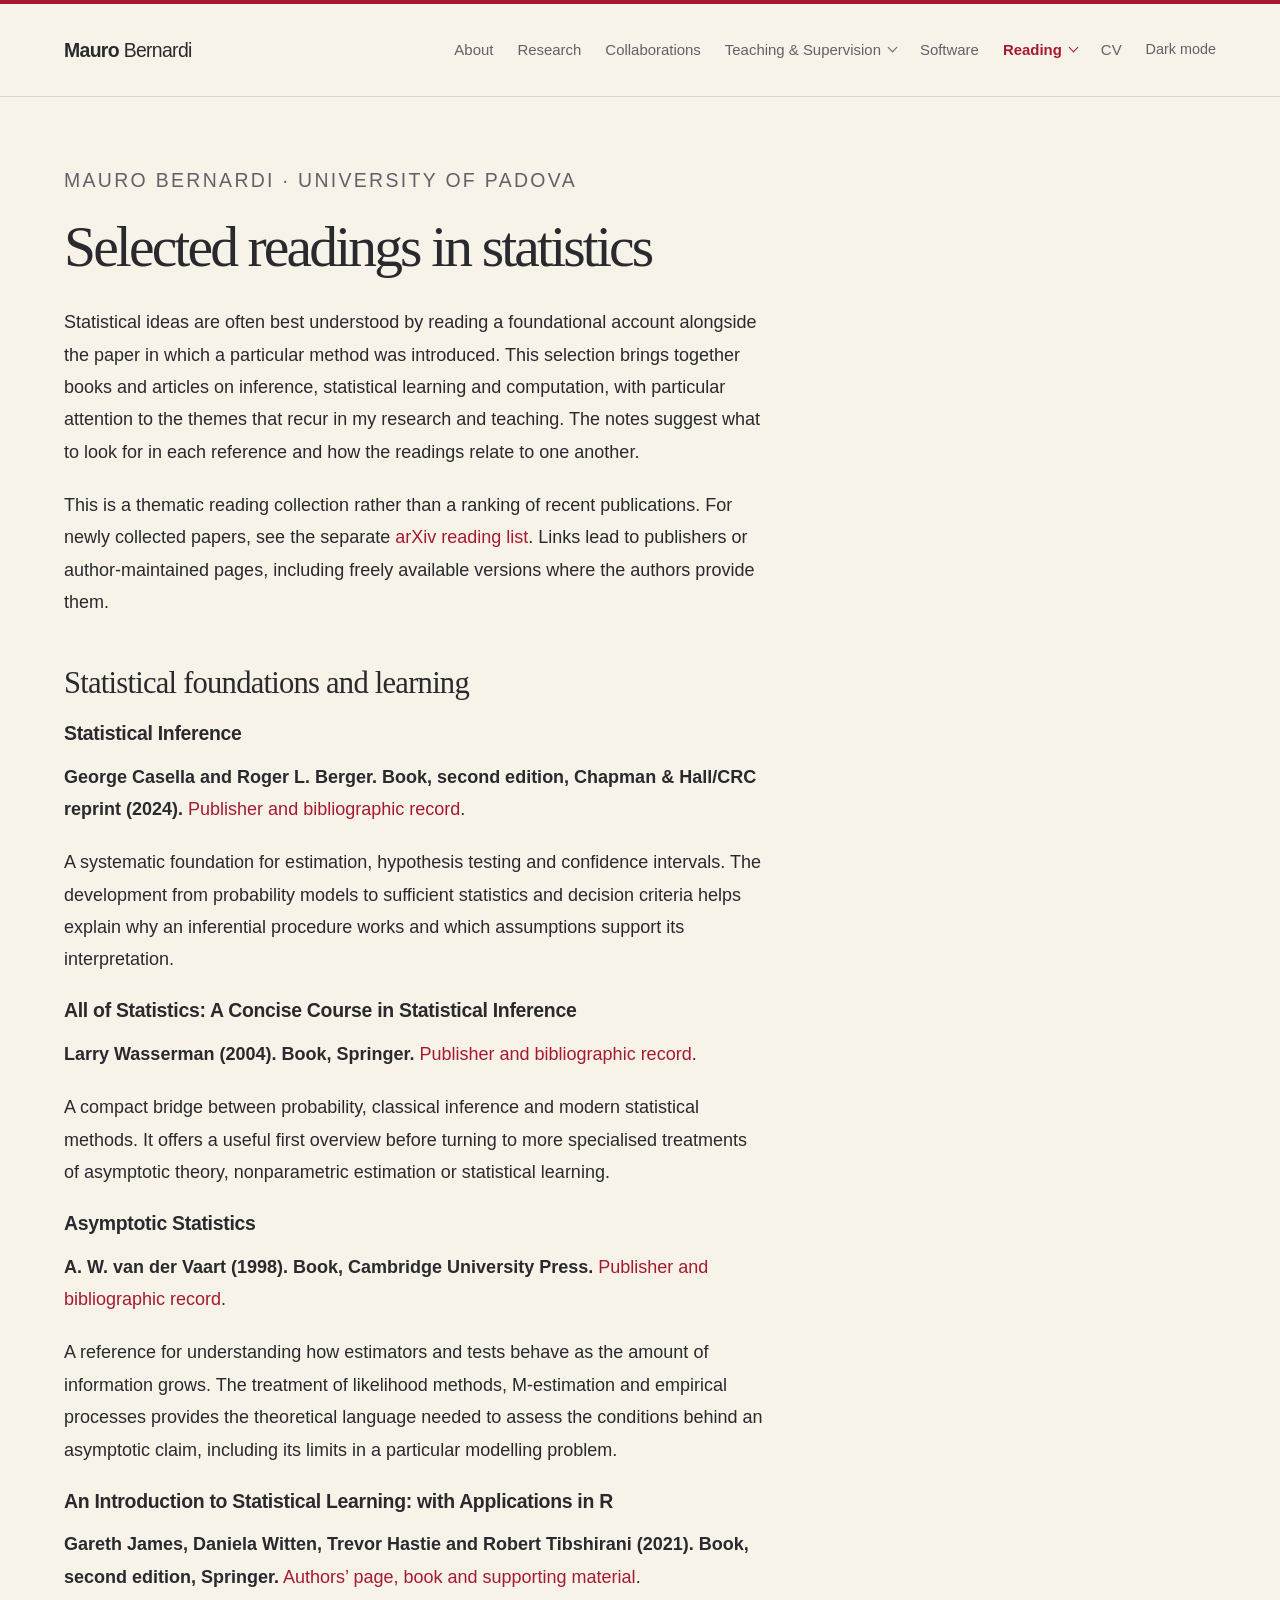
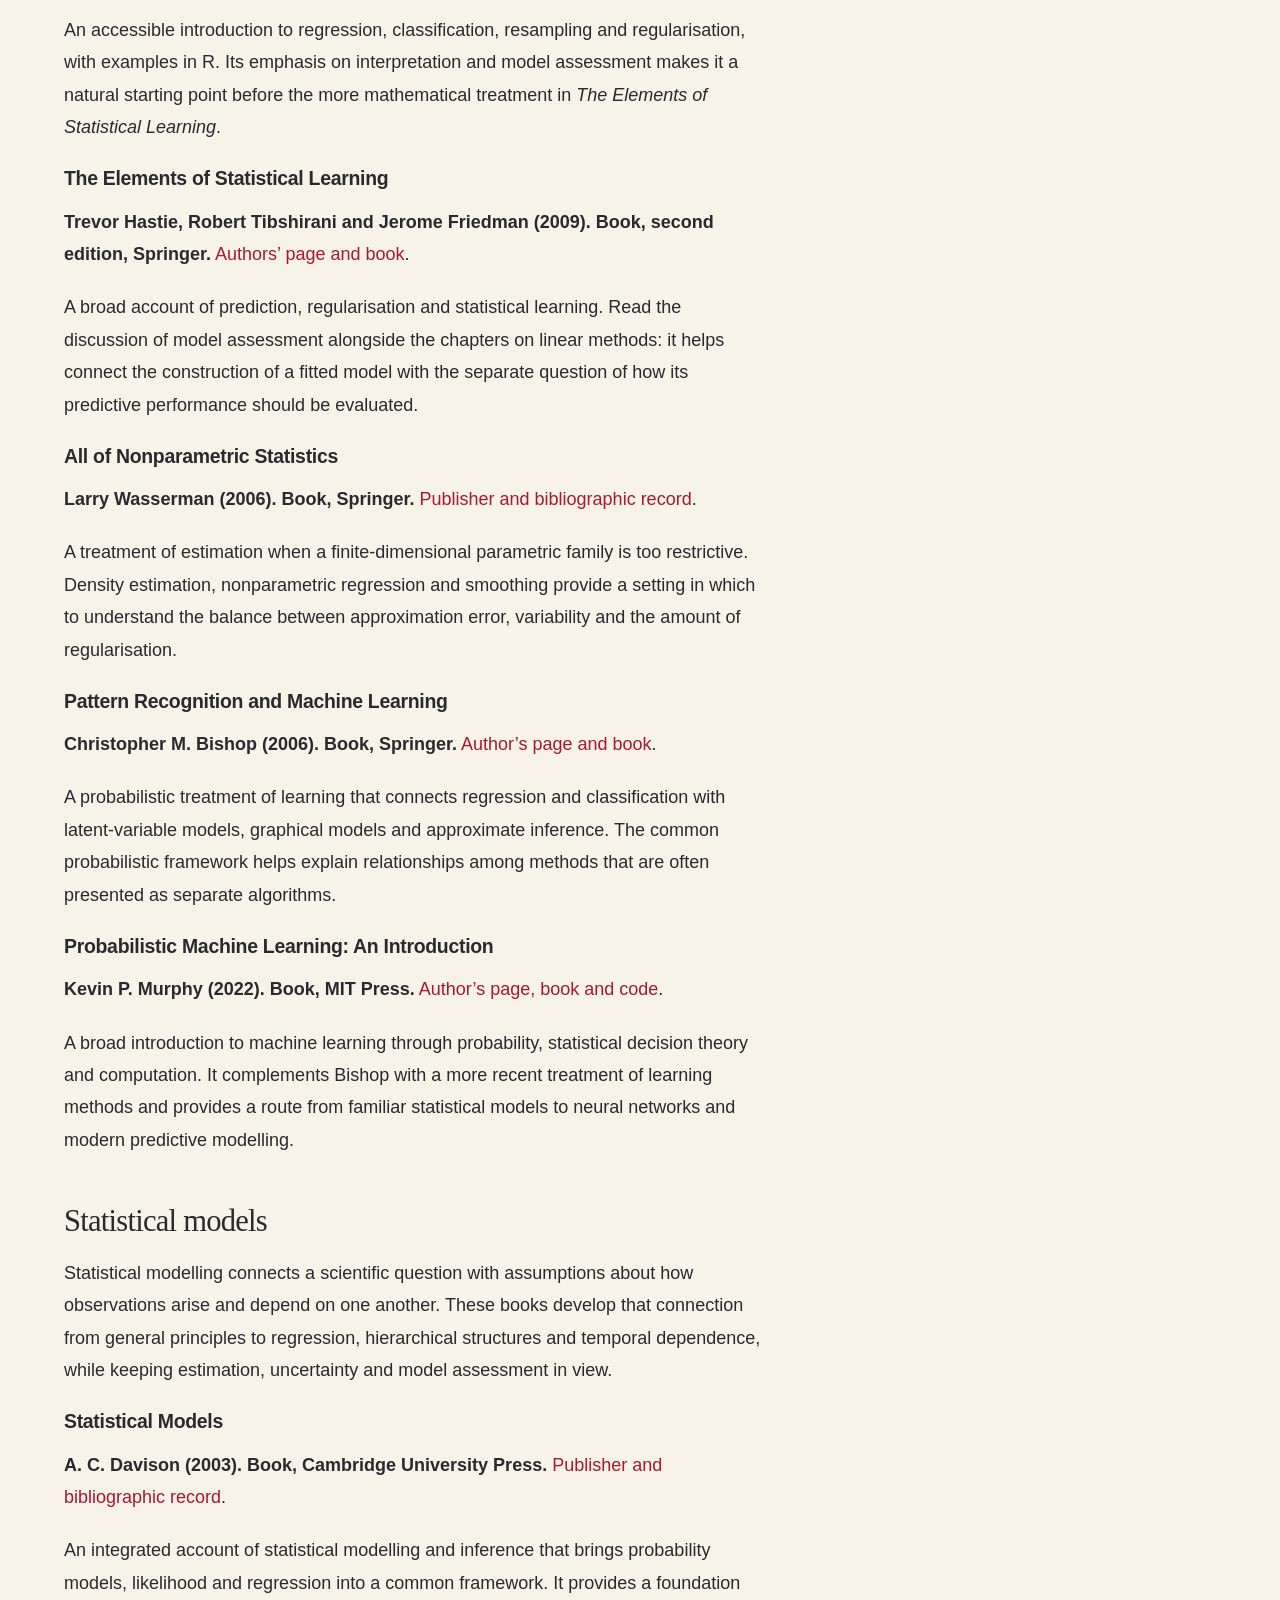
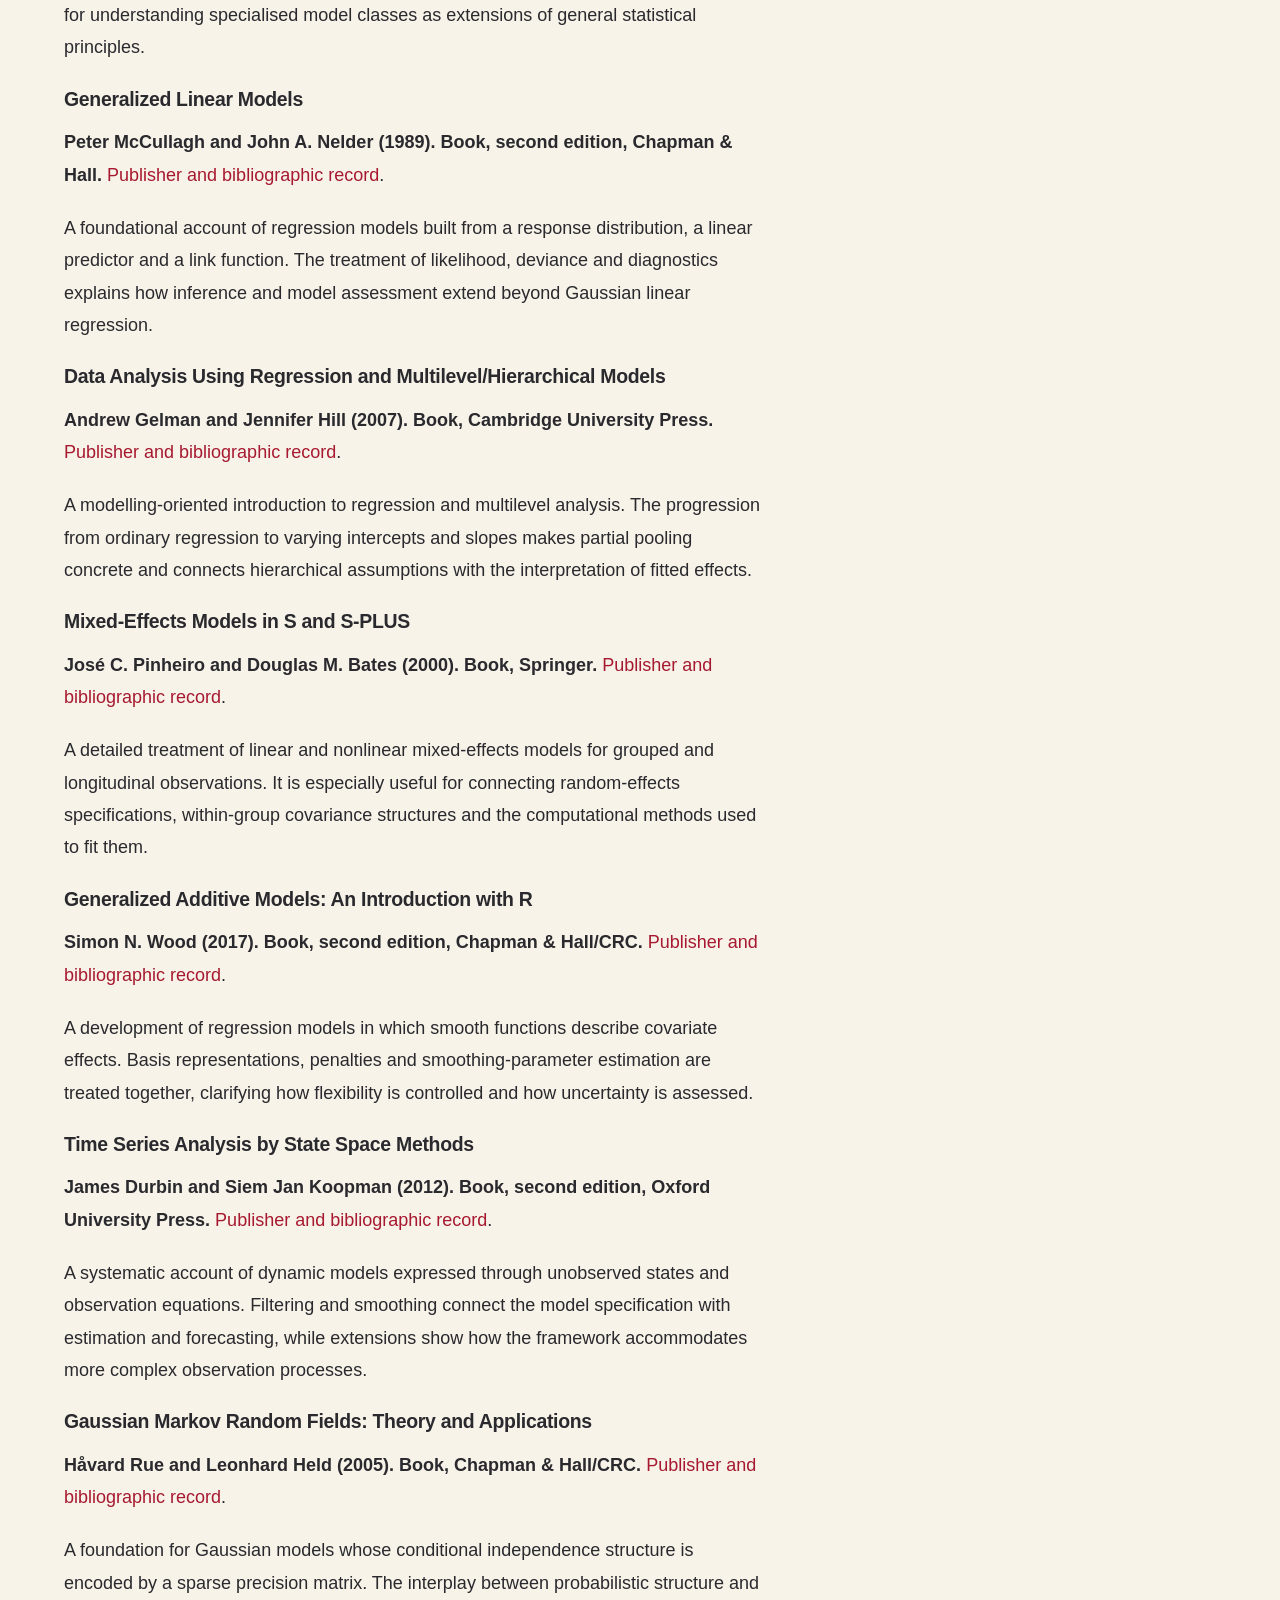
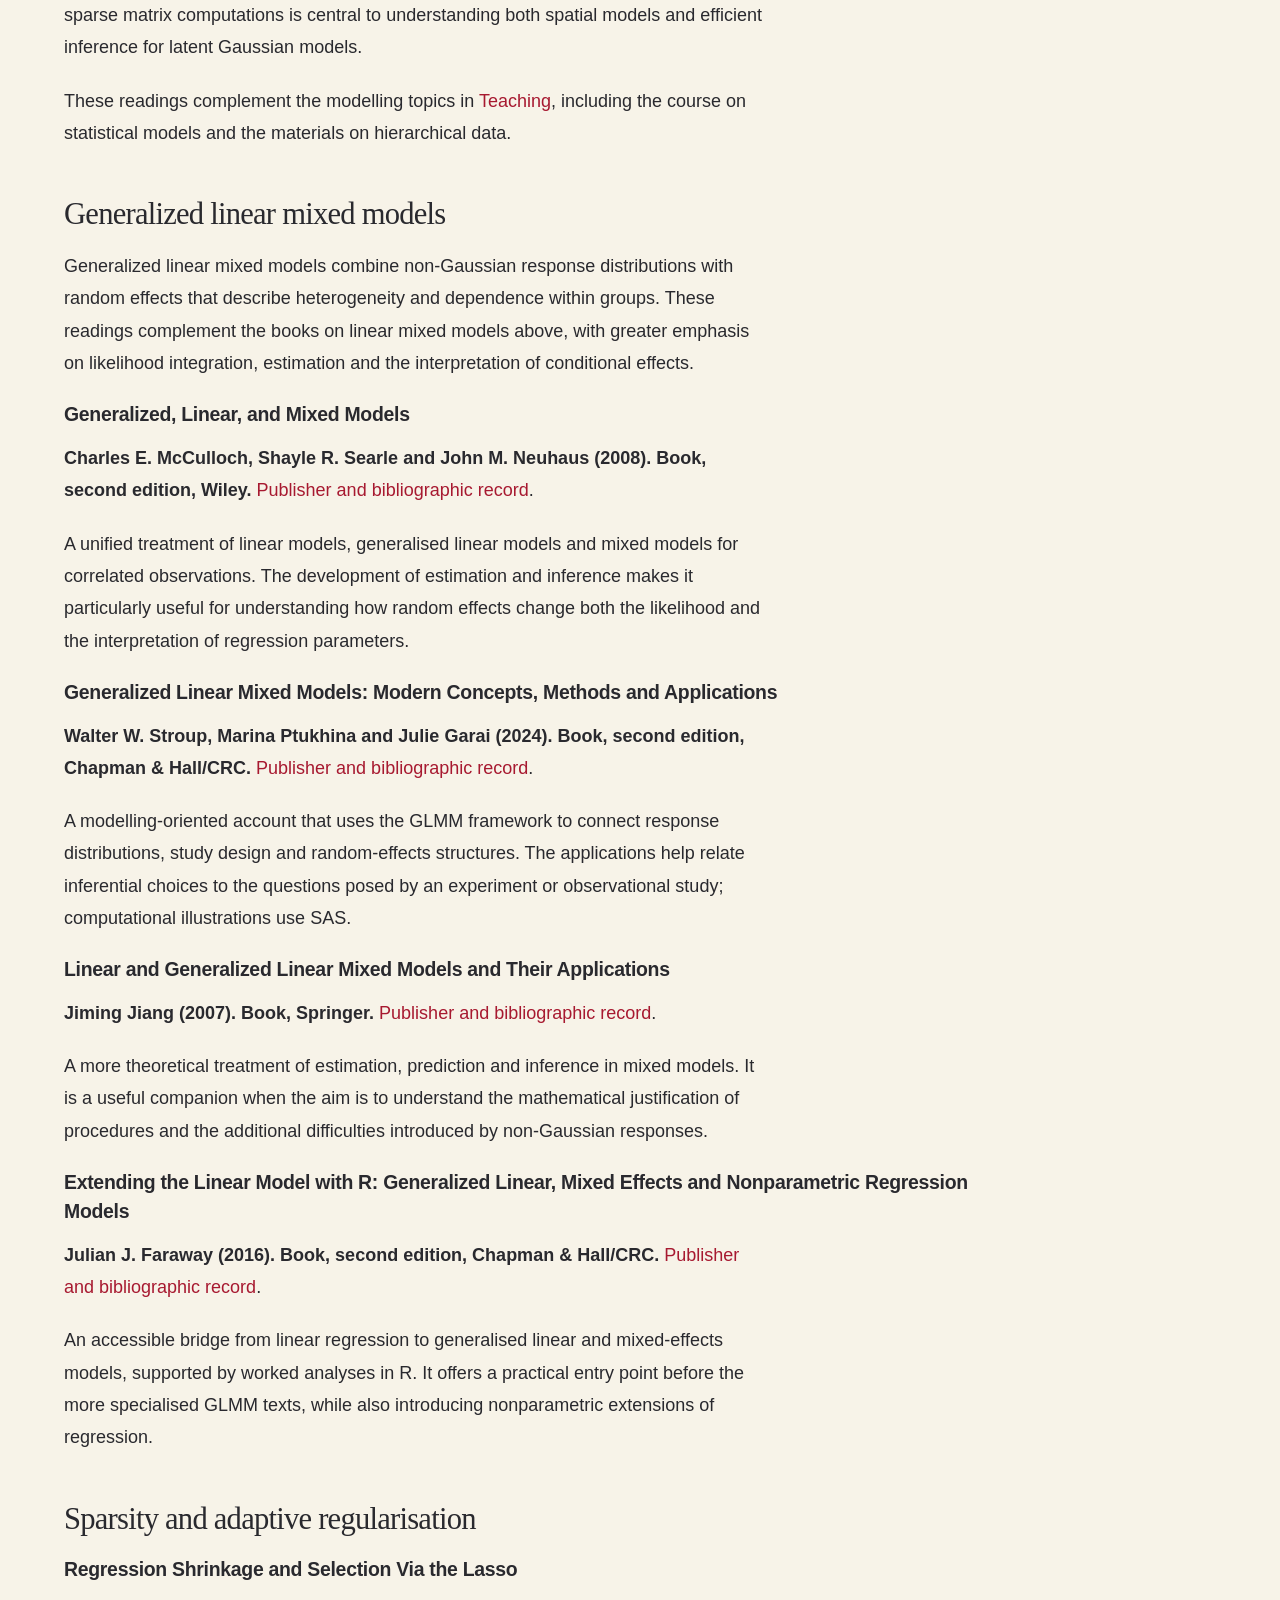
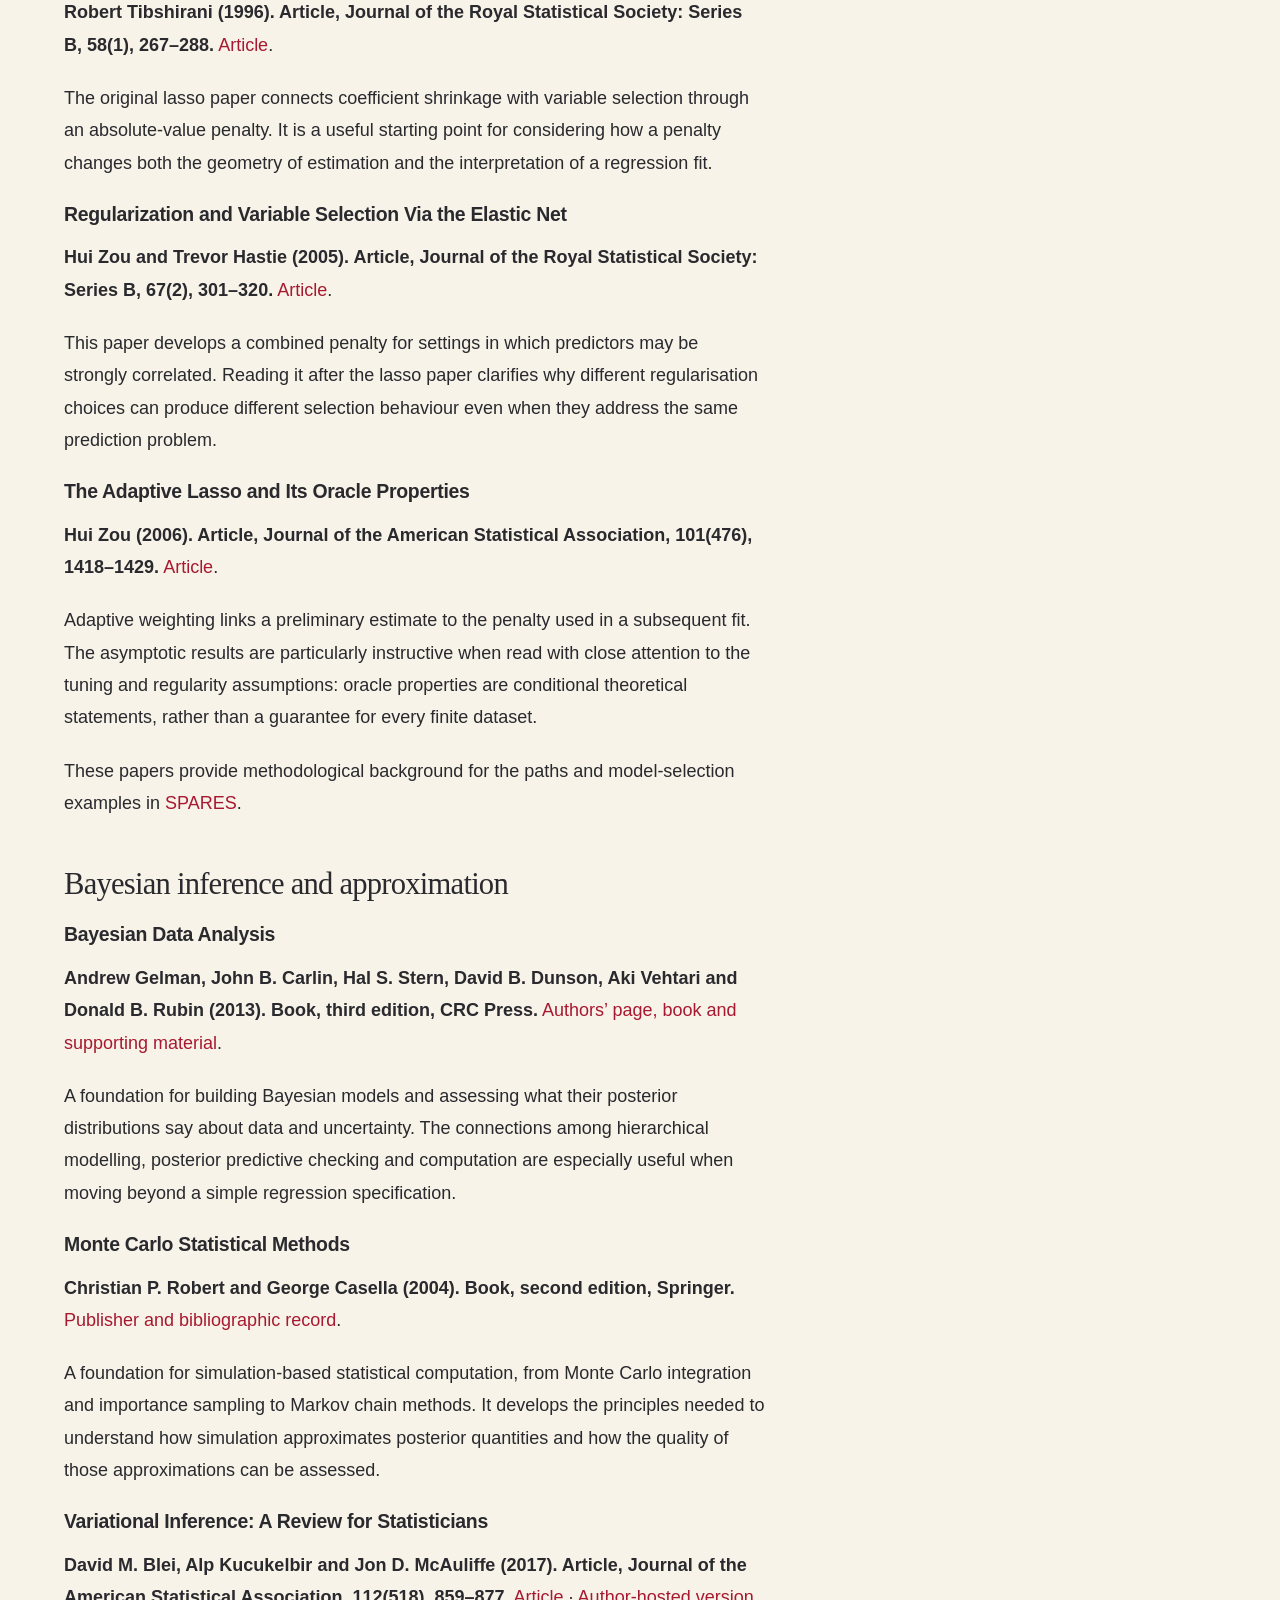
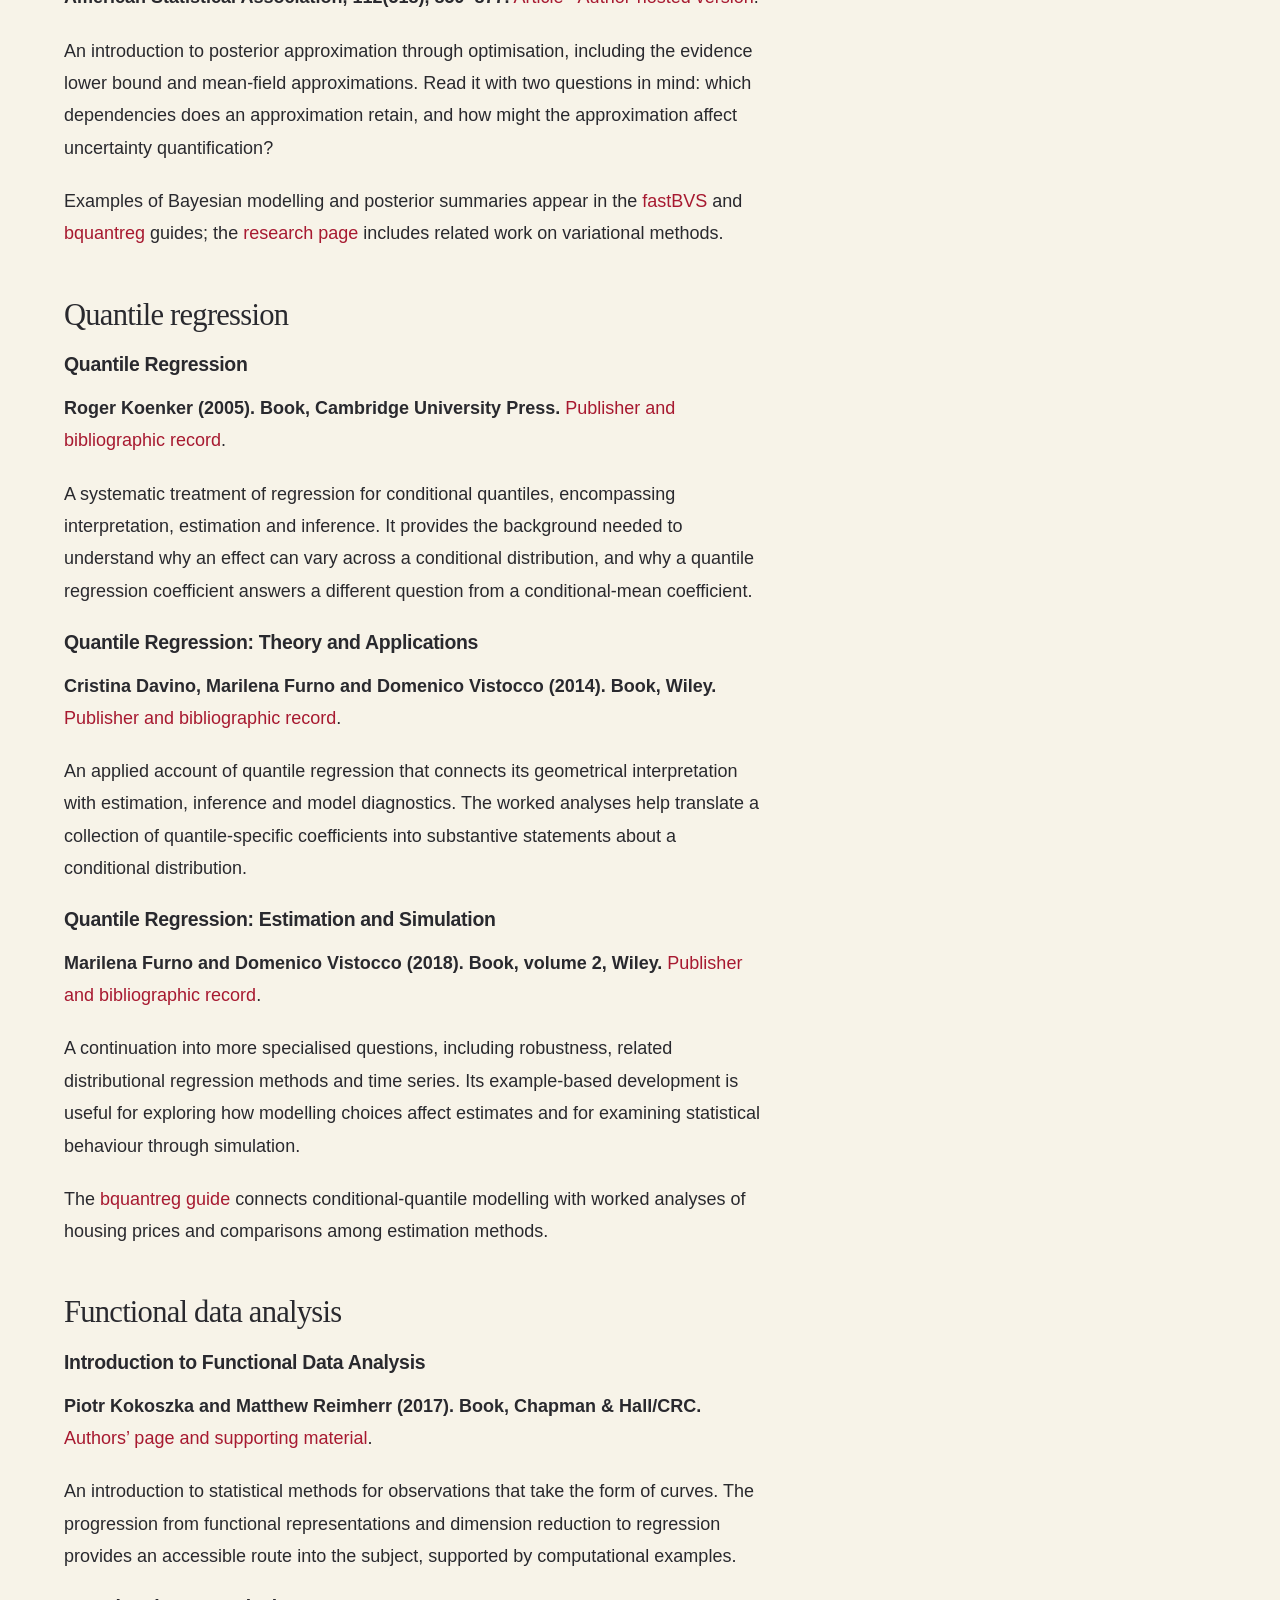
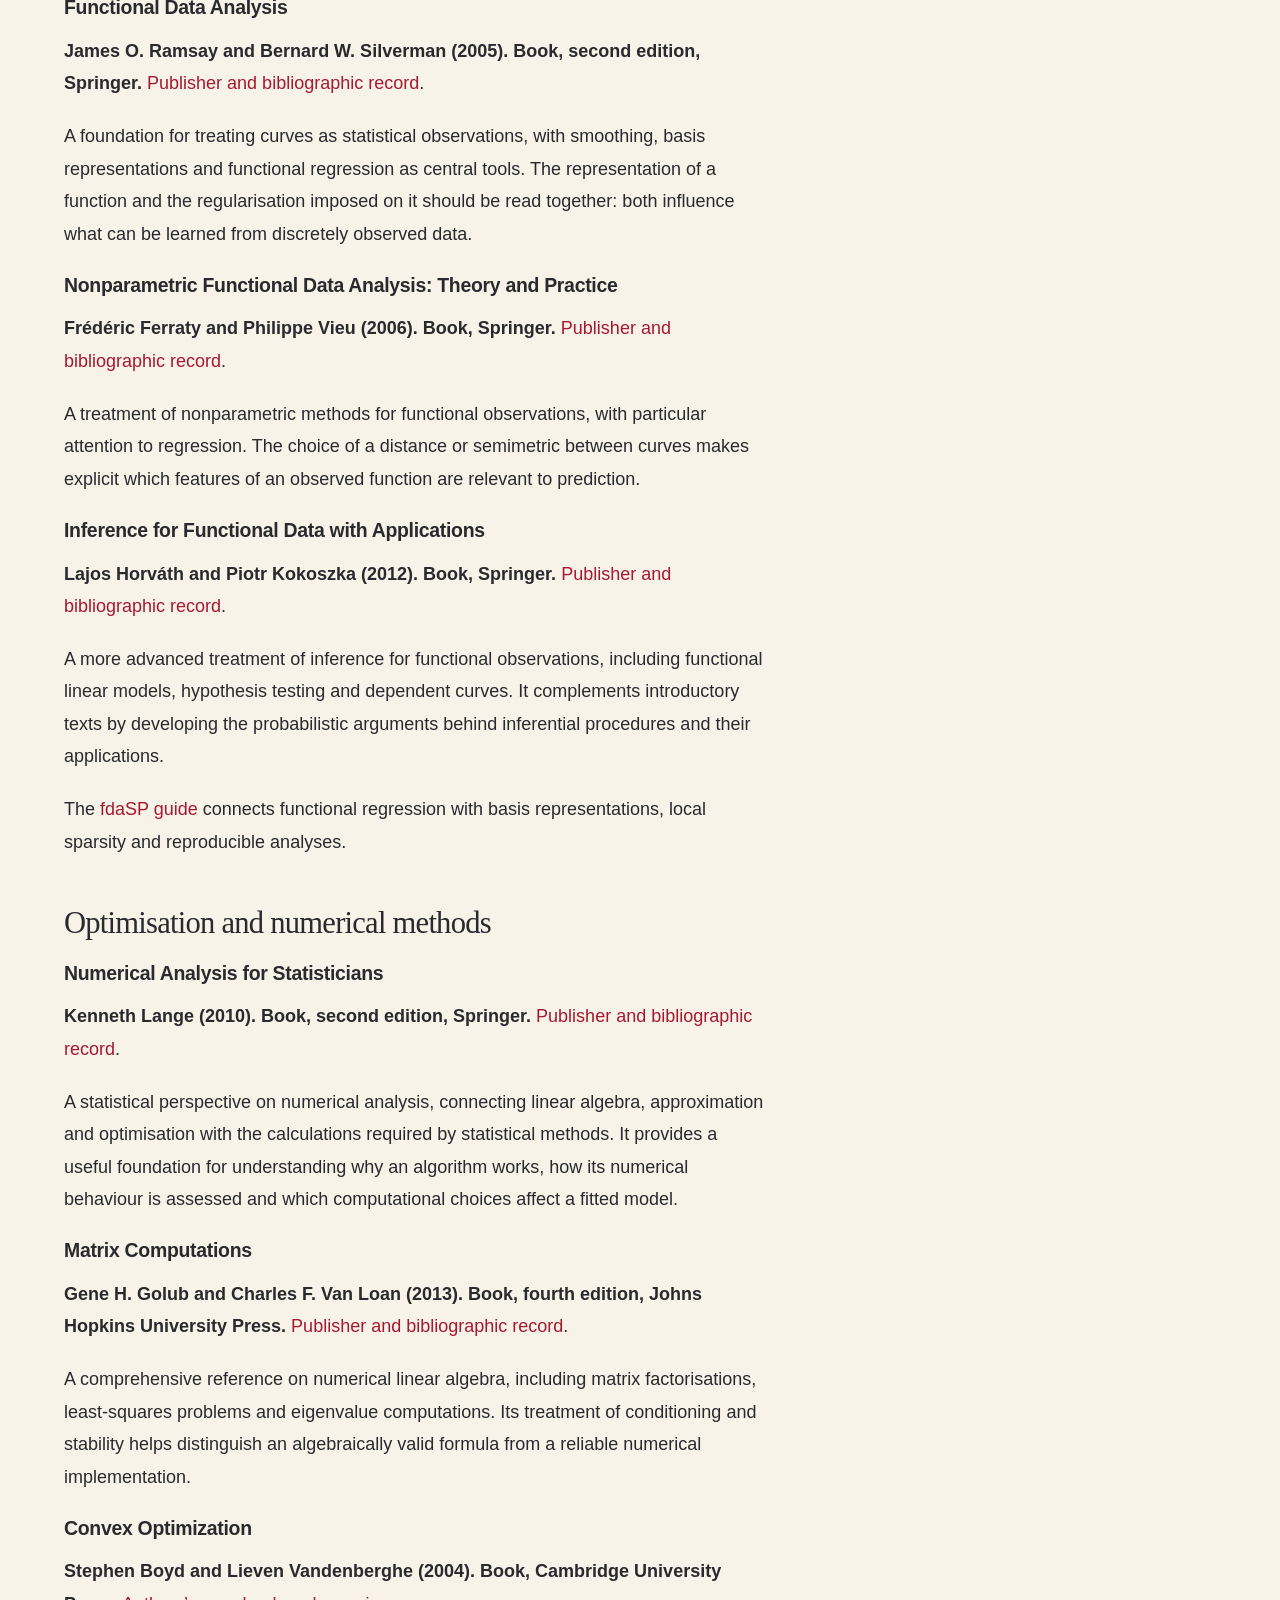
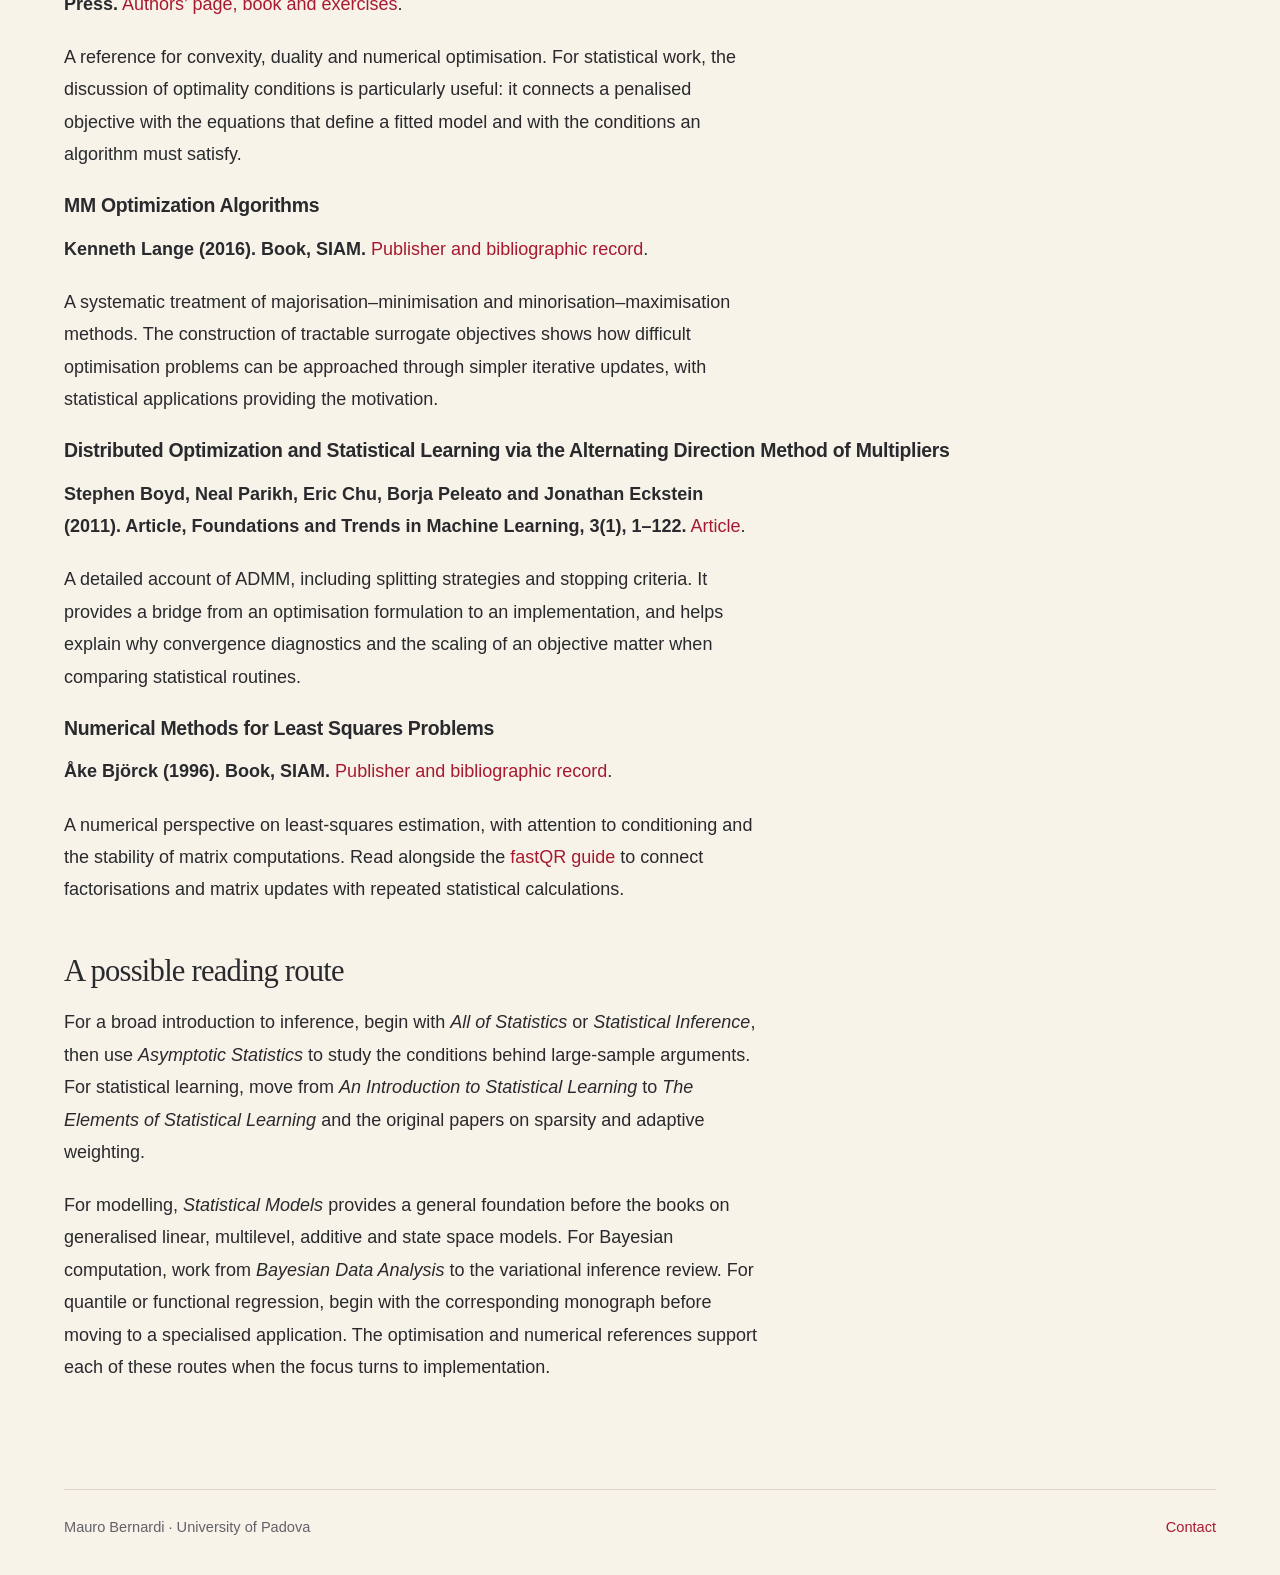
<file: docs/selected-readings.html>
<!doctype html>
<html lang="en"><head><meta charset="utf-8"><meta name="viewport" content="width=device-width,initial-scale=1"><title>Selected readings in statistics · Mauro Bernardi</title><meta name="description" content="Mauro Bernardi, Associate Professor at the University of Padova. Research, publications, teaching and statistical software."><meta property="og:title" content="Selected readings in statistics · Mauro Bernardi"><meta property="og:type" content="website"><link rel="icon" href="assets/favicon.svg" type="image/svg+xml"><link rel="stylesheet" href="assets/style.css"><script src="assets/site.js" defer></script></head><body><a class="skip" href="#main">Skip to content</a><header class="site-header"><div class="nav-wrap"><a class="brand" href="index.html"><strong>Mauro</strong> Bernardi</a><button class="menu-toggle" type="button" aria-controls="navigation" aria-expanded="false">Menu</button><nav class="nav-links" id="navigation" aria-label="Main navigation"><a href="index.html">About</a><a href="research.html">Research</a><a href="collaborations.html">Collaborations</a><details class="nav-group"><summary>Teaching &amp; Supervision</summary><div class="nav-submenu"><a href="teaching.html">Teaching</a><a href="students.html">Students &amp; Supervision</a><a href="thesis-topics.html">Thesis opportunities</a></div></details><a href="software.html">Software</a><details class="nav-group active"><summary>Reading</summary><div class="nav-submenu"><a href="selected-readings.html" aria-current="page">Selected readings in statistics</a><a href="reading-list.html">Reading list</a></div></details><a href="cv.html">CV</a><button class="theme-toggle" type="button" aria-pressed="false">Dark mode</button></nav></div></header><main class="container" id="main"><div class="page-copy"><p class="page-kicker">Mauro Bernardi · University of Padova</p><h1 id="selected-readings-in-statistics">Selected readings in statistics</h1>
<p>Statistical ideas are often best understood by reading a foundational account alongside the paper in which a particular method was introduced. This selection brings together books and articles on inference, statistical learning and computation, with particular attention to the themes that recur in my research and teaching. The notes suggest what to look for in each reference and how the readings relate to one another.</p>
<p>This is a thematic reading collection rather than a ranking of recent publications. For newly collected papers, see the separate <a href="reading-list.html">arXiv reading list</a>. Links lead to publishers or author-maintained pages, including freely available versions where the authors provide them.</p>
<h2 id="statistical-foundations-and-learning">Statistical foundations and learning</h2>
<h3 id="statistical-inference">Statistical Inference</h3>
<p><strong>George Casella and Roger L. Berger. Book, second edition, Chapman &amp; Hall/CRC reprint (2024).</strong> <a href="https://www.routledge.com/Statistical-Inference/Casella-Berger/p/book/9781032593036">Publisher and bibliographic record</a>.</p>
<p>A systematic foundation for estimation, hypothesis testing and confidence intervals. The development from probability models to sufficient statistics and decision criteria helps explain why an inferential procedure works and which assumptions support its interpretation.</p>
<h3 id="all-of-statistics-a-concise-course-in-statistical-inference">All of Statistics: A Concise Course in Statistical Inference</h3>
<p><strong>Larry Wasserman (2004). Book, Springer.</strong> <a href="https://doi.org/10.1007/978-0-387-21736-9">Publisher and bibliographic record</a>.</p>
<p>A compact bridge between probability, classical inference and modern statistical methods. It offers a useful first overview before turning to more specialised treatments of asymptotic theory, nonparametric estimation or statistical learning.</p>
<h3 id="asymptotic-statistics">Asymptotic Statistics</h3>
<p><strong>A. W. van der Vaart (1998). Book, Cambridge University Press.</strong> <a href="https://doi.org/10.1017/CBO9780511802256">Publisher and bibliographic record</a>.</p>
<p>A reference for understanding how estimators and tests behave as the amount of information grows. The treatment of likelihood methods, M-estimation and empirical processes provides the theoretical language needed to assess the conditions behind an asymptotic claim, including its limits in a particular modelling problem.</p>
<h3 id="an-introduction-to-statistical-learning-with-applications-in-r">An Introduction to Statistical Learning: with Applications in R</h3>
<p><strong>Gareth James, Daniela Witten, Trevor Hastie and Robert Tibshirani (2021). Book, second edition, Springer.</strong> <a href="https://www.statlearning.com/">Authors’ page, book and supporting material</a>.</p>
<p>An accessible introduction to regression, classification, resampling and regularisation, with examples in R. Its emphasis on interpretation and model assessment makes it a natural starting point before the more mathematical treatment in <em>The Elements of Statistical Learning</em>.</p>
<h3 id="the-elements-of-statistical-learning">The Elements of Statistical Learning</h3>
<p><strong>Trevor Hastie, Robert Tibshirani and Jerome Friedman (2009). Book, second edition, Springer.</strong> <a href="https://hastie.su.domains/ElemStatLearn/">Authors’ page and book</a>.</p>
<p>A broad account of prediction, regularisation and statistical learning. Read the discussion of model assessment alongside the chapters on linear methods: it helps connect the construction of a fitted model with the separate question of how its predictive performance should be evaluated.</p>
<h3 id="all-of-nonparametric-statistics">All of Nonparametric Statistics</h3>
<p><strong>Larry Wasserman (2006). Book, Springer.</strong> <a href="https://doi.org/10.1007/0-387-30623-4">Publisher and bibliographic record</a>.</p>
<p>A treatment of estimation when a finite-dimensional parametric family is too restrictive. Density estimation, nonparametric regression and smoothing provide a setting in which to understand the balance between approximation error, variability and the amount of regularisation.</p>
<h3 id="pattern-recognition-and-machine-learning">Pattern Recognition and Machine Learning</h3>
<p><strong>Christopher M. Bishop (2006). Book, Springer.</strong> <a href="https://www.microsoft.com/en-us/research/publication/pattern-recognition-machine-learning/">Author’s page and book</a>.</p>
<p>A probabilistic treatment of learning that connects regression and classification with latent-variable models, graphical models and approximate inference. The common probabilistic framework helps explain relationships among methods that are often presented as separate algorithms.</p>
<h3 id="probabilistic-machine-learning-an-introduction">Probabilistic Machine Learning: An Introduction</h3>
<p><strong>Kevin P. Murphy (2022). Book, MIT Press.</strong> <a href="https://probml.github.io/pml-book/book1.html">Author’s page, book and code</a>.</p>
<p>A broad introduction to machine learning through probability, statistical decision theory and computation. It complements Bishop with a more recent treatment of learning methods and provides a route from familiar statistical models to neural networks and modern predictive modelling.</p>
<h2 id="statistical-models">Statistical models</h2>
<p>Statistical modelling connects a scientific question with assumptions about how observations arise and depend on one another. These books develop that connection from general principles to regression, hierarchical structures and temporal dependence, while keeping estimation, uncertainty and model assessment in view.</p>
<h3 id="statistical-models-1">Statistical Models</h3>
<p><strong>A. C. Davison (2003). Book, Cambridge University Press.</strong> <a href="https://doi.org/10.1017/CBO9780511815850">Publisher and bibliographic record</a>.</p>
<p>An integrated account of statistical modelling and inference that brings probability models, likelihood and regression into a common framework. It provides a foundation for understanding specialised model classes as extensions of general statistical principles.</p>
<h3 id="generalized-linear-models">Generalized Linear Models</h3>
<p><strong>Peter McCullagh and John A. Nelder (1989). Book, second edition, Chapman &amp; Hall.</strong> <a href="https://www.routledge.com/Generalized-Linear-Models/McCullagh/p/book/9780203753736">Publisher and bibliographic record</a>.</p>
<p>A foundational account of regression models built from a response distribution, a linear predictor and a link function. The treatment of likelihood, deviance and diagnostics explains how inference and model assessment extend beyond Gaussian linear regression.</p>
<h3 id="data-analysis-using-regression-and-multilevelhierarchical-models">Data Analysis Using Regression and Multilevel/Hierarchical Models</h3>
<p><strong>Andrew Gelman and Jennifer Hill (2007). Book, Cambridge University Press.</strong> <a href="https://doi.org/10.1017/CBO9780511790942">Publisher and bibliographic record</a>.</p>
<p>A modelling-oriented introduction to regression and multilevel analysis. The progression from ordinary regression to varying intercepts and slopes makes partial pooling concrete and connects hierarchical assumptions with the interpretation of fitted effects.</p>
<h3 id="mixed-effects-models-in-s-and-s-plus">Mixed-Effects Models in S and S-PLUS</h3>
<p><strong>José C. Pinheiro and Douglas M. Bates (2000). Book, Springer.</strong> <a href="https://doi.org/10.1007/b98882">Publisher and bibliographic record</a>.</p>
<p>A detailed treatment of linear and nonlinear mixed-effects models for grouped and longitudinal observations. It is especially useful for connecting random-effects specifications, within-group covariance structures and the computational methods used to fit them.</p>
<h3 id="generalized-additive-models-an-introduction-with-r">Generalized Additive Models: An Introduction with R</h3>
<p><strong>Simon N. Wood (2017). Book, second edition, Chapman &amp; Hall/CRC.</strong> <a href="https://www.routledge.com/Generalized-Additive-Models-An-Introduction-with-R-Second-Edition/Wood/p/book/9781315370279">Publisher and bibliographic record</a>.</p>
<p>A development of regression models in which smooth functions describe covariate effects. Basis representations, penalties and smoothing-parameter estimation are treated together, clarifying how flexibility is controlled and how uncertainty is assessed.</p>
<h3 id="time-series-analysis-by-state-space-methods">Time Series Analysis by State Space Methods</h3>
<p><strong>James Durbin and Siem Jan Koopman (2012). Book, second edition, Oxford University Press.</strong> <a href="https://doi.org/10.1093/acprof:oso/9780199641178.001.0001">Publisher and bibliographic record</a>.</p>
<p>A systematic account of dynamic models expressed through unobserved states and observation equations. Filtering and smoothing connect the model specification with estimation and forecasting, while extensions show how the framework accommodates more complex observation processes.</p>
<h3 id="gaussian-markov-random-fields-theory-and-applications">Gaussian Markov Random Fields: Theory and Applications</h3>
<p><strong>Håvard Rue and Leonhard Held (2005). Book, Chapman &amp; Hall/CRC.</strong> <a href="https://www.routledge.com/Gaussian-Markov-Random-Fields-Theory-and-Applications-1st-Edition/Rue-Held-Reid-Isham-Tibshirani-Louis-Tong-Keiding/p/book/9781584884323">Publisher and bibliographic record</a>.</p>
<p>A foundation for Gaussian models whose conditional independence structure is encoded by a sparse precision matrix. The interplay between probabilistic structure and sparse matrix computations is central to understanding both spatial models and efficient inference for latent Gaussian models.</p>
<p>These readings complement the modelling topics in <a href="teaching.html">Teaching</a>, including the course on statistical models and the materials on hierarchical data.</p>
<h2 id="generalized-linear-mixed-models">Generalized linear mixed models</h2>
<p>Generalized linear mixed models combine non-Gaussian response distributions with random effects that describe heterogeneity and dependence within groups. These readings complement the books on linear mixed models above, with greater emphasis on likelihood integration, estimation and the interpretation of conditional effects.</p>
<h3 id="generalized-linear-and-mixed-models">Generalized, Linear, and Mixed Models</h3>
<p><strong>Charles E. McCulloch, Shayle R. Searle and John M. Neuhaus (2008). Book, second edition, Wiley.</strong> <a href="https://www.wiley.com/en-us/generalized-linear-and-mixed-models-2nd-edition-p-9781118209967">Publisher and bibliographic record</a>.</p>
<p>A unified treatment of linear models, generalised linear models and mixed models for correlated observations. The development of estimation and inference makes it particularly useful for understanding how random effects change both the likelihood and the interpretation of regression parameters.</p>
<h3 id="generalized-linear-mixed-models-modern-concepts-methods-and-applications">Generalized Linear Mixed Models: Modern Concepts, Methods and Applications</h3>
<p><strong>Walter W. Stroup, Marina Ptukhina and Julie Garai (2024). Book, second edition, Chapman &amp; Hall/CRC.</strong> <a href="https://www.routledge.com/Generalized-Linear-Mixed-Models-Modern-Concepts-Methods-and-Applications/Stroup-Ptukhina-Garai/p/book/9780429092060">Publisher and bibliographic record</a>.</p>
<p>A modelling-oriented account that uses the GLMM framework to connect response distributions, study design and random-effects structures. The applications help relate inferential choices to the questions posed by an experiment or observational study; computational illustrations use SAS.</p>
<h3 id="linear-and-generalized-linear-mixed-models-and-their-applications">Linear and Generalized Linear Mixed Models and Their Applications</h3>
<p><strong>Jiming Jiang (2007). Book, Springer.</strong> <a href="https://doi.org/10.1007/978-0-387-47946-0">Publisher and bibliographic record</a>.</p>
<p>A more theoretical treatment of estimation, prediction and inference in mixed models. It is a useful companion when the aim is to understand the mathematical justification of procedures and the additional difficulties introduced by non-Gaussian responses.</p>
<h3 id="extending-the-linear-model-with-r-generalized-linear-mixed-effects-and-nonparametric-regression-models">Extending the Linear Model with R: Generalized Linear, Mixed Effects and Nonparametric Regression Models</h3>
<p><strong>Julian J. Faraway (2016). Book, second edition, Chapman &amp; Hall/CRC.</strong> <a href="https://www.routledge.com/Extending-the-Linear-Model-with-R-Generalized-Linear-Mixed-Effects-and/Faraway/p/book/9781315382722">Publisher and bibliographic record</a>.</p>
<p>An accessible bridge from linear regression to generalised linear and mixed-effects models, supported by worked analyses in R. It offers a practical entry point before the more specialised GLMM texts, while also introducing nonparametric extensions of regression.</p>
<h2 id="sparsity-and-adaptive-regularisation">Sparsity and adaptive regularisation</h2>
<h3 id="regression-shrinkage-and-selection-via-the-lasso">Regression Shrinkage and Selection Via the Lasso</h3>
<p><strong>Robert Tibshirani (1996). Article, Journal of the Royal Statistical Society: Series B, 58(1), 267–288.</strong> <a href="https://doi.org/10.1111/j.2517-6161.1996.tb02080.x">Article</a>.</p>
<p>The original lasso paper connects coefficient shrinkage with variable selection through an absolute-value penalty. It is a useful starting point for considering how a penalty changes both the geometry of estimation and the interpretation of a regression fit.</p>
<h3 id="regularization-and-variable-selection-via-the-elastic-net">Regularization and Variable Selection Via the Elastic Net</h3>
<p><strong>Hui Zou and Trevor Hastie (2005). Article, Journal of the Royal Statistical Society: Series B, 67(2), 301–320.</strong> <a href="https://doi.org/10.1111/j.1467-9868.2005.00503.x">Article</a>.</p>
<p>This paper develops a combined penalty for settings in which predictors may be strongly correlated. Reading it after the lasso paper clarifies why different regularisation choices can produce different selection behaviour even when they address the same prediction problem.</p>
<h3 id="the-adaptive-lasso-and-its-oracle-properties">The Adaptive Lasso and Its Oracle Properties</h3>
<p><strong>Hui Zou (2006). Article, Journal of the American Statistical Association, 101(476), 1418–1429.</strong> <a href="https://doi.org/10.1198/016214506000000735">Article</a>.</p>
<p>Adaptive weighting links a preliminary estimate to the penalty used in a subsequent fit. The asymptotic results are particularly instructive when read with close attention to the tuning and regularity assumptions: oracle properties are conditional theoretical statements, rather than a guarantee for every finite dataset.</p>
<p>These papers provide methodological background for the paths and model-selection examples in <a href="software.html#spares">SPARES</a>.</p>
<h2 id="bayesian-inference-and-approximation">Bayesian inference and approximation</h2>
<h3 id="bayesian-data-analysis">Bayesian Data Analysis</h3>
<p><strong>Andrew Gelman, John B. Carlin, Hal S. Stern, David B. Dunson, Aki Vehtari and Donald B. Rubin (2013). Book, third edition, CRC Press.</strong> <a href="https://sites.stat.columbia.edu/gelman/book/">Authors’ page, book and supporting material</a>.</p>
<p>A foundation for building Bayesian models and assessing what their posterior distributions say about data and uncertainty. The connections among hierarchical modelling, posterior predictive checking and computation are especially useful when moving beyond a simple regression specification.</p>
<h3 id="monte-carlo-statistical-methods">Monte Carlo Statistical Methods</h3>
<p><strong>Christian P. Robert and George Casella (2004). Book, second edition, Springer.</strong> <a href="https://doi.org/10.1007/978-1-4757-4145-2">Publisher and bibliographic record</a>.</p>
<p>A foundation for simulation-based statistical computation, from Monte Carlo integration and importance sampling to Markov chain methods. It develops the principles needed to understand how simulation approximates posterior quantities and how the quality of those approximations can be assessed.</p>
<h3 id="variational-inference-a-review-for-statisticians">Variational Inference: A Review for Statisticians</h3>
<p><strong>David M. Blei, Alp Kucukelbir and Jon D. McAuliffe (2017). Article, Journal of the American Statistical Association, 112(518), 859–877.</strong> <a href="https://doi.org/10.1080/01621459.2017.1285773">Article</a> · <a href="https://www.cs.columbia.edu/~blei/papers/BleiKucukelbirMcAuliffe2017.pdf">Author-hosted version</a>.</p>
<p>An introduction to posterior approximation through optimisation, including the evidence lower bound and mean-field approximations. Read it with two questions in mind: which dependencies does an approximation retain, and how might the approximation affect uncertainty quantification?</p>
<p>Examples of Bayesian modelling and posterior summaries appear in the <a href="software.html#fastbvs">fastBVS</a> and <a href="software.html#bquantreg">bquantreg</a> guides; the <a href="research.html">research page</a> includes related work on variational methods.</p>
<h2 id="quantile-regression">Quantile regression</h2>
<h3 id="quantile-regression-1">Quantile Regression</h3>
<p><strong>Roger Koenker (2005). Book, Cambridge University Press.</strong> <a href="https://doi.org/10.1017/CBO9780511754098">Publisher and bibliographic record</a>.</p>
<p>A systematic treatment of regression for conditional quantiles, encompassing interpretation, estimation and inference. It provides the background needed to understand why an effect can vary across a conditional distribution, and why a quantile regression coefficient answers a different question from a conditional-mean coefficient.</p>
<h3 id="quantile-regression-theory-and-applications">Quantile Regression: Theory and Applications</h3>
<p><strong>Cristina Davino, Marilena Furno and Domenico Vistocco (2014). Book, Wiley.</strong> <a href="https://doi.org/10.1002/9781118752685">Publisher and bibliographic record</a>.</p>
<p>An applied account of quantile regression that connects its geometrical interpretation with estimation, inference and model diagnostics. The worked analyses help translate a collection of quantile-specific coefficients into substantive statements about a conditional distribution.</p>
<h3 id="quantile-regression-estimation-and-simulation">Quantile Regression: Estimation and Simulation</h3>
<p><strong>Marilena Furno and Domenico Vistocco (2018). Book, volume 2, Wiley.</strong> <a href="https://doi.org/10.1002/9781118863718">Publisher and bibliographic record</a>.</p>
<p>A continuation into more specialised questions, including robustness, related distributional regression methods and time series. Its example-based development is useful for exploring how modelling choices affect estimates and for examining statistical behaviour through simulation.</p>
<p>The <a href="software.html#bquantreg">bquantreg guide</a> connects conditional-quantile modelling with worked analyses of housing prices and comparisons among estimation methods.</p>
<h2 id="functional-data-analysis">Functional data analysis</h2>
<h3 id="introduction-to-functional-data-analysis">Introduction to Functional Data Analysis</h3>
<p><strong>Piotr Kokoszka and Matthew Reimherr (2017). Book, Chapman &amp; Hall/CRC.</strong> <a href="https://mreimherr.github.io/book.html">Authors’ page and supporting material</a>.</p>
<p>An introduction to statistical methods for observations that take the form of curves. The progression from functional representations and dimension reduction to regression provides an accessible route into the subject, supported by computational examples.</p>
<h3 id="functional-data-analysis-1">Functional Data Analysis</h3>
<p><strong>James O. Ramsay and Bernard W. Silverman (2005). Book, second edition, Springer.</strong> <a href="https://doi.org/10.1007/b98888">Publisher and bibliographic record</a>.</p>
<p>A foundation for treating curves as statistical observations, with smoothing, basis representations and functional regression as central tools. The representation of a function and the regularisation imposed on it should be read together: both influence what can be learned from discretely observed data.</p>
<h3 id="nonparametric-functional-data-analysis-theory-and-practice">Nonparametric Functional Data Analysis: Theory and Practice</h3>
<p><strong>Frédéric Ferraty and Philippe Vieu (2006). Book, Springer.</strong> <a href="https://doi.org/10.1007/0-387-36620-2">Publisher and bibliographic record</a>.</p>
<p>A treatment of nonparametric methods for functional observations, with particular attention to regression. The choice of a distance or semimetric between curves makes explicit which features of an observed function are relevant to prediction.</p>
<h3 id="inference-for-functional-data-with-applications">Inference for Functional Data with Applications</h3>
<p><strong>Lajos Horváth and Piotr Kokoszka (2012). Book, Springer.</strong> <a href="https://doi.org/10.1007/978-1-4614-3655-3">Publisher and bibliographic record</a>.</p>
<p>A more advanced treatment of inference for functional observations, including functional linear models, hypothesis testing and dependent curves. It complements introductory texts by developing the probabilistic arguments behind inferential procedures and their applications.</p>
<p>The <a href="software.html#fdasp">fdaSP guide</a> connects functional regression with basis representations, local sparsity and reproducible analyses.</p>
<h2 id="optimisation-and-numerical-methods">Optimisation and numerical methods</h2>
<h3 id="numerical-analysis-for-statisticians">Numerical Analysis for Statisticians</h3>
<p><strong>Kenneth Lange (2010). Book, second edition, Springer.</strong> <a href="https://doi.org/10.1007/978-1-4419-5945-4">Publisher and bibliographic record</a>.</p>
<p>A statistical perspective on numerical analysis, connecting linear algebra, approximation and optimisation with the calculations required by statistical methods. It provides a useful foundation for understanding why an algorithm works, how its numerical behaviour is assessed and which computational choices affect a fitted model.</p>
<h3 id="matrix-computations">Matrix Computations</h3>
<p><strong>Gene H. Golub and Charles F. Van Loan (2013). Book, fourth edition, Johns Hopkins University Press.</strong> <a href="https://www.press.jhu.edu/books/title/10678/matrix-computations">Publisher and bibliographic record</a>.</p>
<p>A comprehensive reference on numerical linear algebra, including matrix factorisations, least-squares problems and eigenvalue computations. Its treatment of conditioning and stability helps distinguish an algebraically valid formula from a reliable numerical implementation.</p>
<h3 id="convex-optimization">Convex Optimization</h3>
<p><strong>Stephen Boyd and Lieven Vandenberghe (2004). Book, Cambridge University Press.</strong> <a href="https://web.stanford.edu/~boyd/cvxbook/">Authors’ page, book and exercises</a>.</p>
<p>A reference for convexity, duality and numerical optimisation. For statistical work, the discussion of optimality conditions is particularly useful: it connects a penalised objective with the equations that define a fitted model and with the conditions an algorithm must satisfy.</p>
<h3 id="mm-optimization-algorithms">MM Optimization Algorithms</h3>
<p><strong>Kenneth Lange (2016). Book, SIAM.</strong> <a href="https://doi.org/10.1137/1.9781611974409">Publisher and bibliographic record</a>.</p>
<p>A systematic treatment of majorisation–minimisation and minorisation–maximisation methods. The construction of tractable surrogate objectives shows how difficult optimisation problems can be approached through simpler iterative updates, with statistical applications providing the motivation.</p>
<h3 id="distributed-optimization-and-statistical-learning-via-the-alternating-direction-method-of-multipliers">Distributed Optimization and Statistical Learning via the Alternating Direction Method of Multipliers</h3>
<p><strong>Stephen Boyd, Neal Parikh, Eric Chu, Borja Peleato and Jonathan Eckstein (2011). Article, Foundations and Trends in Machine Learning, 3(1), 1–122.</strong> <a href="https://doi.org/10.1561/2200000016">Article</a>.</p>
<p>A detailed account of ADMM, including splitting strategies and stopping criteria. It provides a bridge from an optimisation formulation to an implementation, and helps explain why convergence diagnostics and the scaling of an objective matter when comparing statistical routines.</p>
<h3 id="numerical-methods-for-least-squares-problems">Numerical Methods for Least Squares Problems</h3>
<p><strong>Åke Björck (1996). Book, SIAM.</strong> <a href="https://doi.org/10.1137/1.9781611971484">Publisher and bibliographic record</a>.</p>
<p>A numerical perspective on least-squares estimation, with attention to conditioning and the stability of matrix computations. Read alongside the <a href="software.html#fastqr">fastQR guide</a> to connect factorisations and matrix updates with repeated statistical calculations.</p>
<h2 id="a-possible-reading-route">A possible reading route</h2>
<p>For a broad introduction to inference, begin with <em>All of Statistics</em> or <em>Statistical Inference</em>, then use <em>Asymptotic Statistics</em> to study the conditions behind large-sample arguments. For statistical learning, move from <em>An Introduction to Statistical Learning</em> to <em>The Elements of Statistical Learning</em> and the original papers on sparsity and adaptive weighting.</p>
<p>For modelling, <em>Statistical Models</em> provides a general foundation before the books on generalised linear, multilevel, additive and state space models. For Bayesian computation, work from <em>Bayesian Data Analysis</em> to the variational inference review. For quantile or functional regression, begin with the corresponding monograph before moving to a specialised application. The optimisation and numerical references support each of these routes when the focus turns to implementation.</p></div></main><footer class="site-footer"><span>Mauro Bernardi · University of Padova</span><a href="mailto:mauro.bernardi@unipd.it">Contact</a></footer></body></html>
</file>
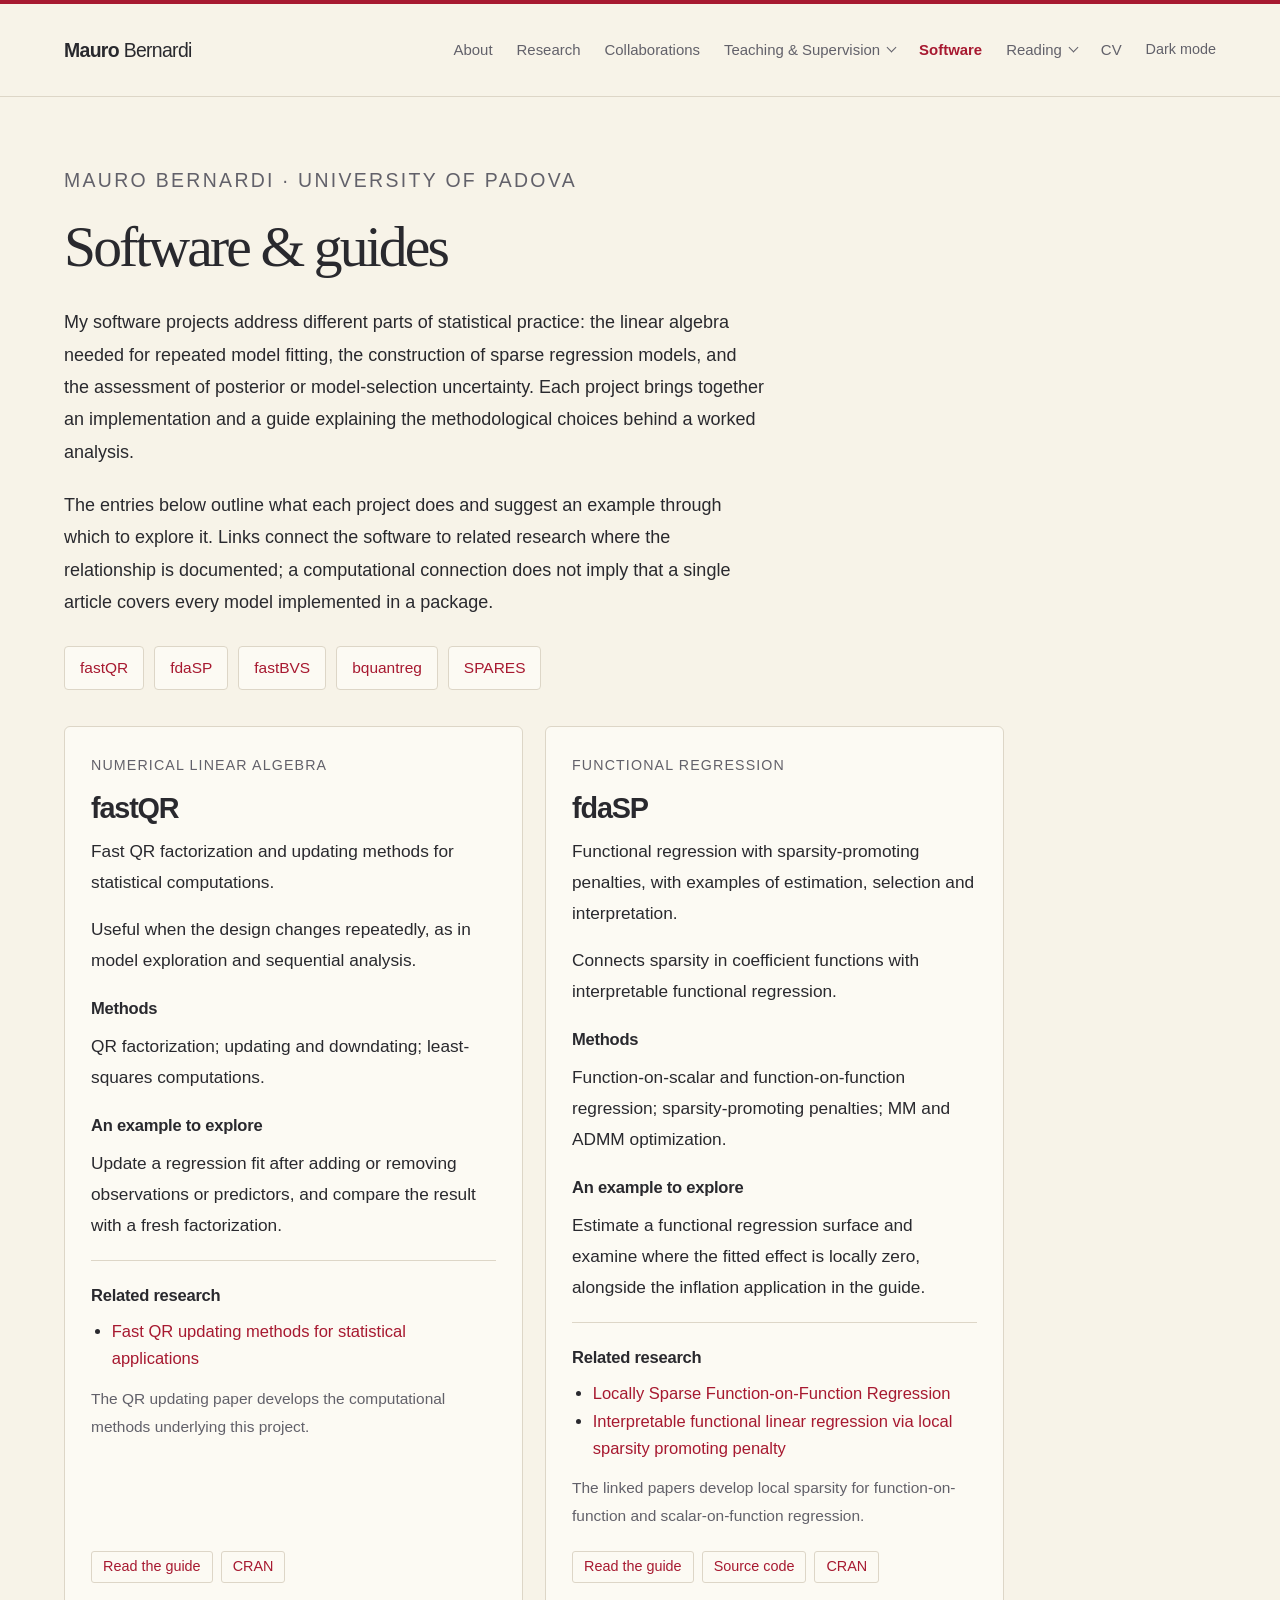
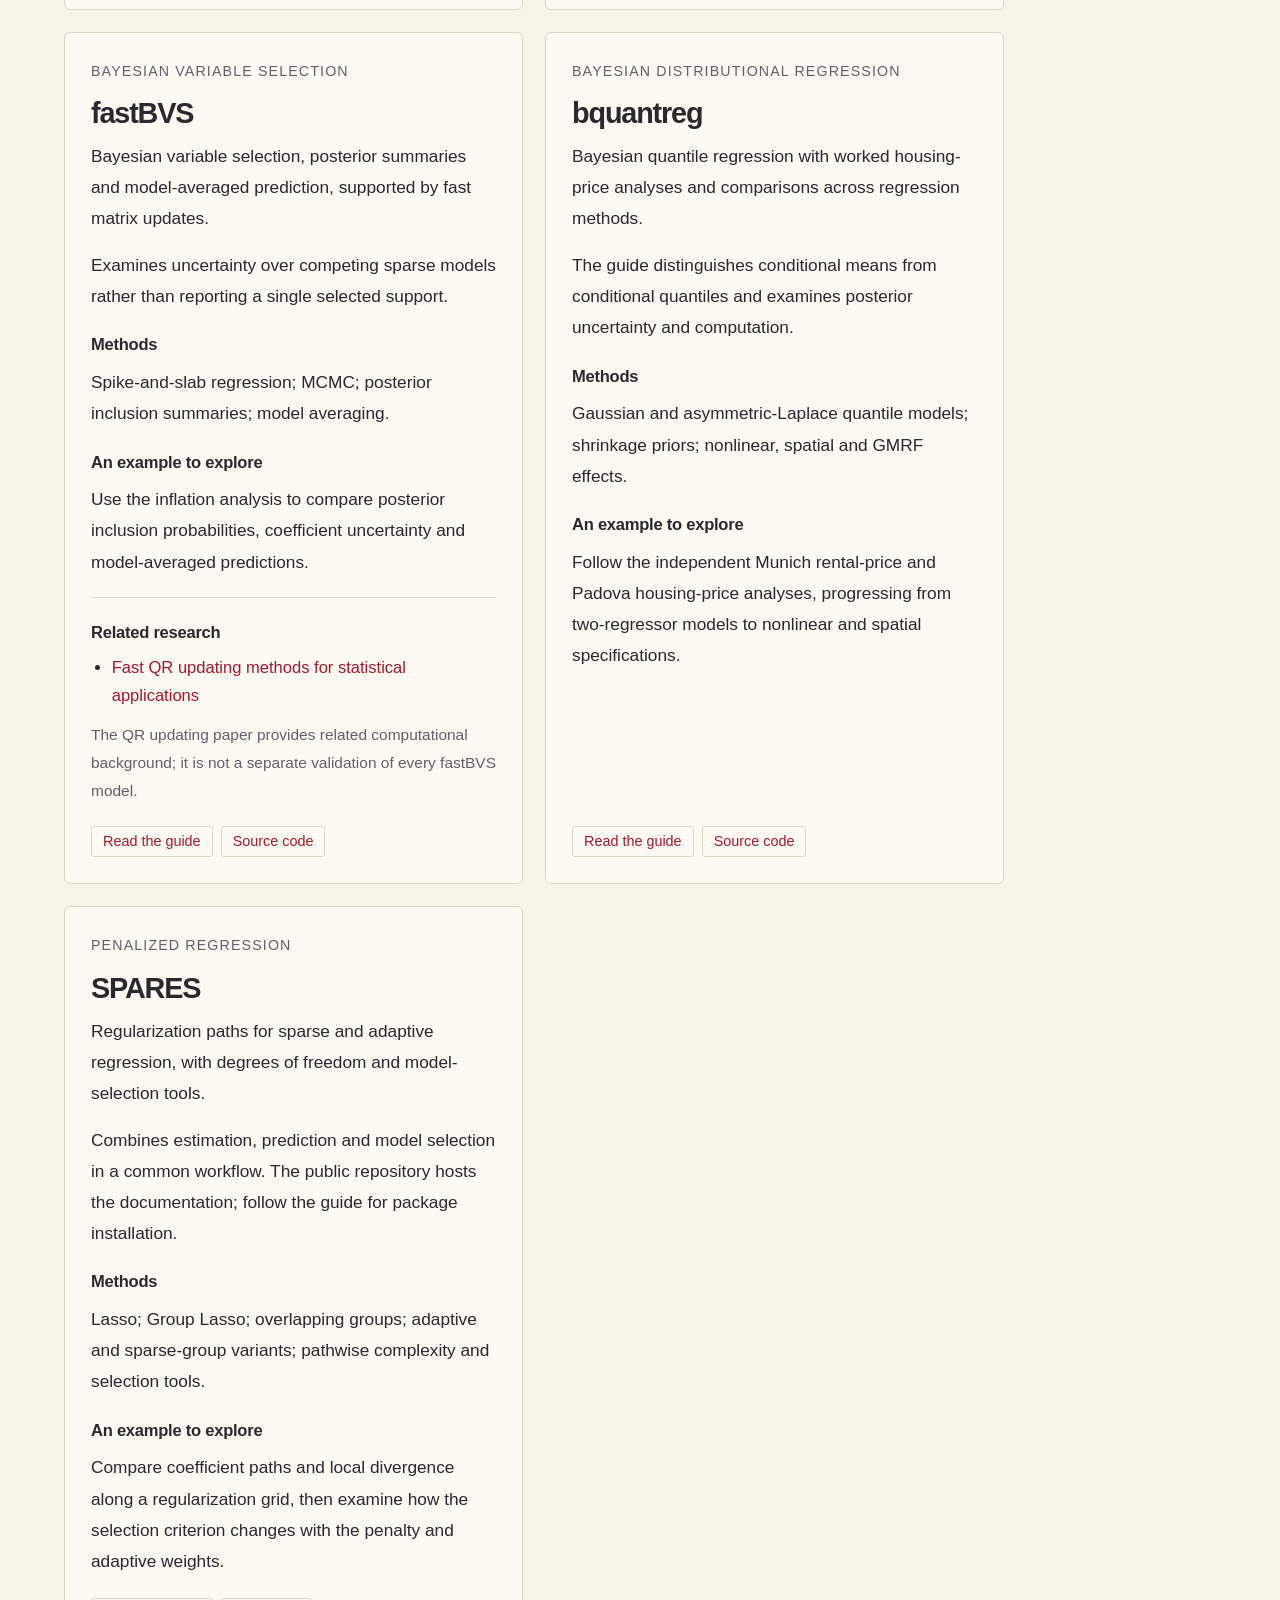
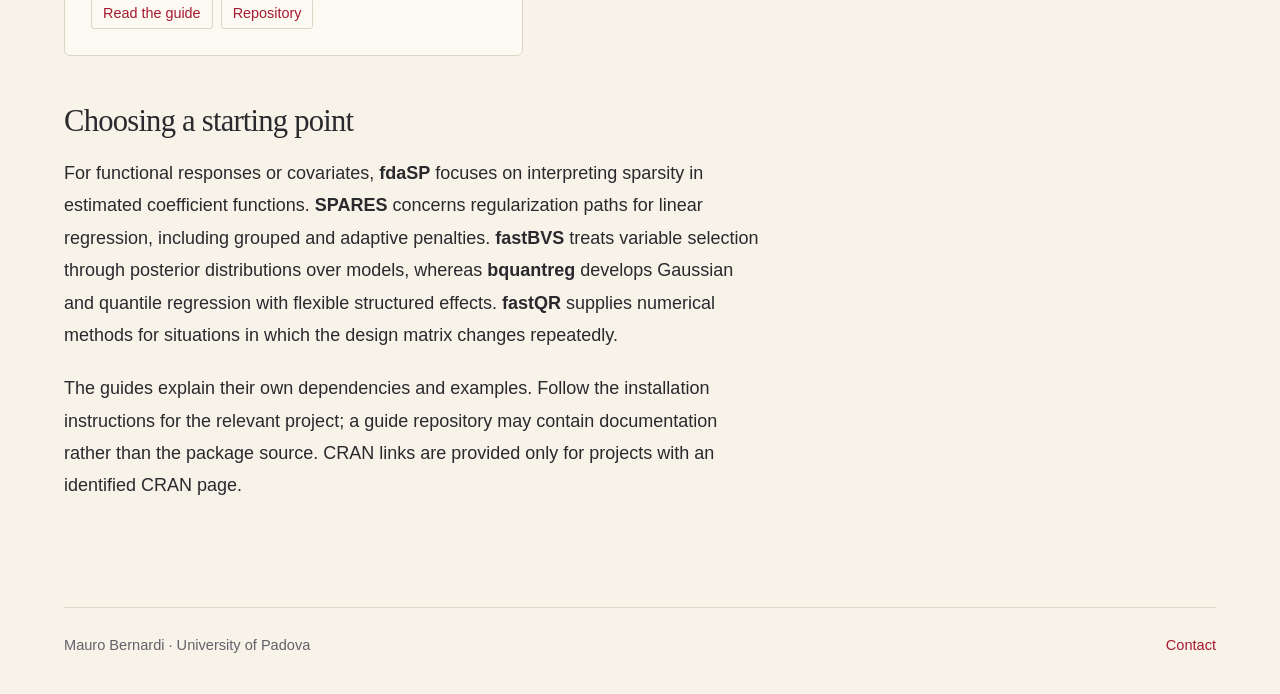
<file: docs/software.html>
<!doctype html>
<html lang="en"><head><meta charset="utf-8"><meta name="viewport" content="width=device-width,initial-scale=1"><title>Software · Mauro Bernardi</title><meta name="description" content="Mauro Bernardi, Associate Professor at the University of Padova. Research, publications, teaching and statistical software."><meta property="og:title" content="Software · Mauro Bernardi"><meta property="og:type" content="website"><link rel="icon" href="assets/favicon.svg" type="image/svg+xml"><link rel="stylesheet" href="assets/style.css"><script src="assets/site.js" defer></script></head><body><a class="skip" href="#main">Skip to content</a><header class="site-header"><div class="nav-wrap"><a class="brand" href="index.html"><strong>Mauro</strong> Bernardi</a><button class="menu-toggle" type="button" aria-controls="navigation" aria-expanded="false">Menu</button><nav class="nav-links" id="navigation" aria-label="Main navigation"><a href="index.html">About</a><a href="research.html">Research</a><a href="collaborations.html">Collaborations</a><details class="nav-group"><summary>Teaching &amp; Supervision</summary><div class="nav-submenu"><a href="teaching.html">Teaching</a><a href="students.html">Students &amp; Supervision</a><a href="thesis-topics.html">Thesis opportunities</a></div></details><a href="software.html" aria-current="page">Software</a><details class="nav-group"><summary>Reading</summary><div class="nav-submenu"><a href="selected-readings.html">Selected readings in statistics</a><a href="reading-list.html">Reading list</a></div></details><a href="cv.html">CV</a><button class="theme-toggle" type="button" aria-pressed="false">Dark mode</button></nav></div></header><main class="container" id="main"><div class="page-copy"><p class="page-kicker">Mauro Bernardi · University of Padova</p><h1 id="software-guides">Software &amp; guides</h1>
<p>My software projects address different parts of statistical practice: the linear algebra needed for repeated model fitting, the construction of sparse regression models, and the assessment of posterior or model-selection uncertainty. Each project brings together an implementation and a guide explaining the methodological choices behind a worked analysis.</p>
<p>The entries below outline what each project does and suggest an example through which to explore it. Links connect the software to related research where the relationship is documented; a computational connection does not imply that a single article covers every model implemented in a package.</p>
<nav class="degree-links" aria-label="Software projects"><a href="#fastqr">fastQR</a><a href="#fdasp">fdaSP</a><a href="#fastbvs">fastBVS</a><a href="#bquantreg">bquantreg</a><a href="#spares">SPARES</a></nav><div class="software-grid"><article class="software-card" id="fastqr"><div class="software-label">Numerical linear algebra</div><h2>fastQR</h2><p>Fast QR factorization and updating methods for statistical computations.</p><p>Useful when the design changes repeatedly, as in model exploration and sequential analysis.</p><h3>Methods</h3><p>QR factorization; updating and downdating; least-squares computations.</p><h3>An example to explore</h3><p>Update a regression fit after adding or removing observations or predictors, and compare the result with a fresh factorization.</p><div class="software-papers"><h3>Related research</h3><ul><li><a href="research.html#fast-qr-updates">Fast QR updating methods for statistical applications</a></li></ul><p>The QR updating paper develops the computational methods underlying this project.</p></div><div class="resource-links"><a class="resource-link" href="https://maurobernardi.github.io/fastQR/">Read the guide</a><a class="resource-link" href="https://cran.r-project.org/package=fastQR">CRAN</a></div></article><article class="software-card" id="fdasp"><div class="software-label">Functional regression</div><h2>fdaSP</h2><p>Functional regression with sparsity-promoting penalties, with examples of estimation, selection and interpretation.</p><p>Connects sparsity in coefficient functions with interpretable functional regression.</p><h3>Methods</h3><p>Function-on-scalar and function-on-function regression; sparsity-promoting penalties; MM and ADMM optimization.</p><h3>An example to explore</h3><p>Estimate a functional regression surface and examine where the fitted effect is locally zero, alongside the inflation application in the guide.</p><div class="software-papers"><h3>Related research</h3><ul><li><a href="research.html#locally-sparse-functional">Locally Sparse Function-on-Function Regression</a></li><li><a href="research.html#interpretable-functional-regression">Interpretable functional linear regression via local sparsity promoting penalty</a></li></ul><p>The linked papers develop local sparsity for function-on-function and scalar-on-function regression.</p></div><div class="resource-links"><a class="resource-link" href="https://maurobernardi.github.io/fdaSP/">Read the guide</a><a class="resource-link" href="https://github.com/maurobernardi/fdaSP">Source code</a><a class="resource-link" href="https://cran.r-project.org/package=fdaSP">CRAN</a></div></article><article class="software-card" id="fastbvs"><div class="software-label">Bayesian variable selection</div><h2>fastBVS</h2><p>Bayesian variable selection, posterior summaries and model-averaged prediction, supported by fast matrix updates.</p><p>Examines uncertainty over competing sparse models rather than reporting a single selected support.</p><h3>Methods</h3><p>Spike-and-slab regression; MCMC; posterior inclusion summaries; model averaging.</p><h3>An example to explore</h3><p>Use the inflation analysis to compare posterior inclusion probabilities, coefficient uncertainty and model-averaged predictions.</p><div class="software-papers"><h3>Related research</h3><ul><li><a href="research.html#fast-qr-updates">Fast QR updating methods for statistical applications</a></li></ul><p>The QR updating paper provides related computational background; it is not a separate validation of every fastBVS model.</p></div><div class="resource-links"><a class="resource-link" href="https://maurobernardi.github.io/fastBVS/">Read the guide</a><a class="resource-link" href="https://github.com/maurobernardi/fastBVS">Source code</a></div></article><article class="software-card" id="bquantreg"><div class="software-label">Bayesian distributional regression</div><h2>bquantreg</h2><p>Bayesian quantile regression with worked housing-price analyses and comparisons across regression methods.</p><p>The guide distinguishes conditional means from conditional quantiles and examines posterior uncertainty and computation.</p><h3>Methods</h3><p>Gaussian and asymmetric-Laplace quantile models; shrinkage priors; nonlinear, spatial and GMRF effects.</p><h3>An example to explore</h3><p>Follow the independent Munich rental-price and Padova housing-price analyses, progressing from two-regressor models to nonlinear and spatial specifications.</p><div class="resource-links"><a class="resource-link" href="https://maurobernardi.github.io/bquantreg/">Read the guide</a><a class="resource-link" href="https://github.com/maurobernardi/bquantreg">Source code</a></div></article><article class="software-card" id="spares"><div class="software-label">Penalized regression</div><h2>SPARES</h2><p>Regularization paths for sparse and adaptive regression, with degrees of freedom and model-selection tools.</p><p>Combines estimation, prediction and model selection in a common workflow. The public repository hosts the documentation; follow the guide for package installation.</p><h3>Methods</h3><p>Lasso; Group Lasso; overlapping groups; adaptive and sparse-group variants; pathwise complexity and selection tools.</p><h3>An example to explore</h3><p>Compare coefficient paths and local divergence along a regularization grid, then examine how the selection criterion changes with the penalty and adaptive weights.</p><div class="resource-links"><a class="resource-link" href="https://maurobernardi.github.io/SPARES/">Read the guide</a><a class="resource-link" href="https://github.com/maurobernardi/SPARES">Repository</a></div></article></div>
<h2 id="choosing-a-starting-point">Choosing a starting point</h2>
<p>For functional responses or covariates, <strong>fdaSP</strong> focuses on interpreting sparsity in estimated coefficient functions. <strong>SPARES</strong> concerns regularization paths for linear regression, including grouped and adaptive penalties. <strong>fastBVS</strong> treats variable selection through posterior distributions over models, whereas <strong>bquantreg</strong> develops Gaussian and quantile regression with flexible structured effects. <strong>fastQR</strong> supplies numerical methods for situations in which the design matrix changes repeatedly.</p>
<p>The guides explain their own dependencies and examples. Follow the installation instructions for the relevant project; a guide repository may contain documentation rather than the package source. CRAN links are provided only for projects with an identified CRAN page.</p></div></main><footer class="site-footer"><span>Mauro Bernardi · University of Padova</span><a href="mailto:mauro.bernardi@unipd.it">Contact</a></footer></body></html>
</file>
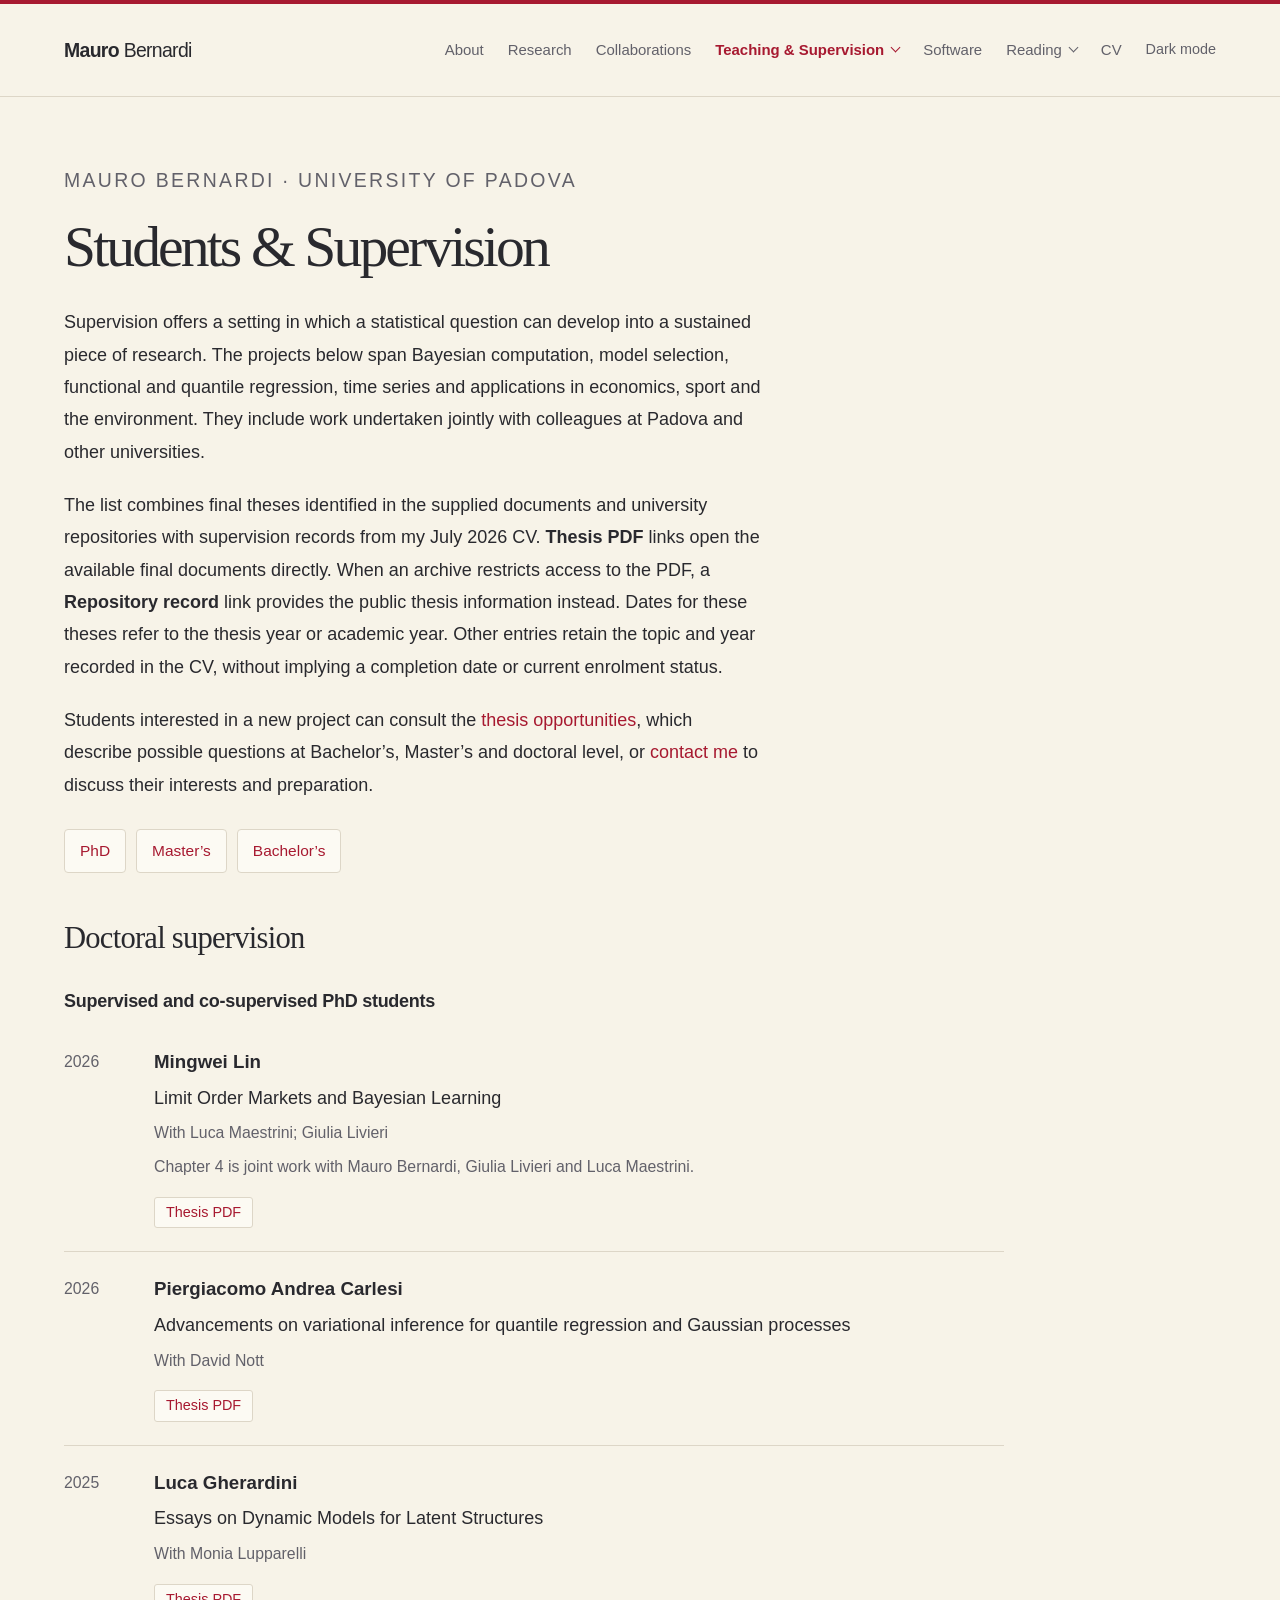
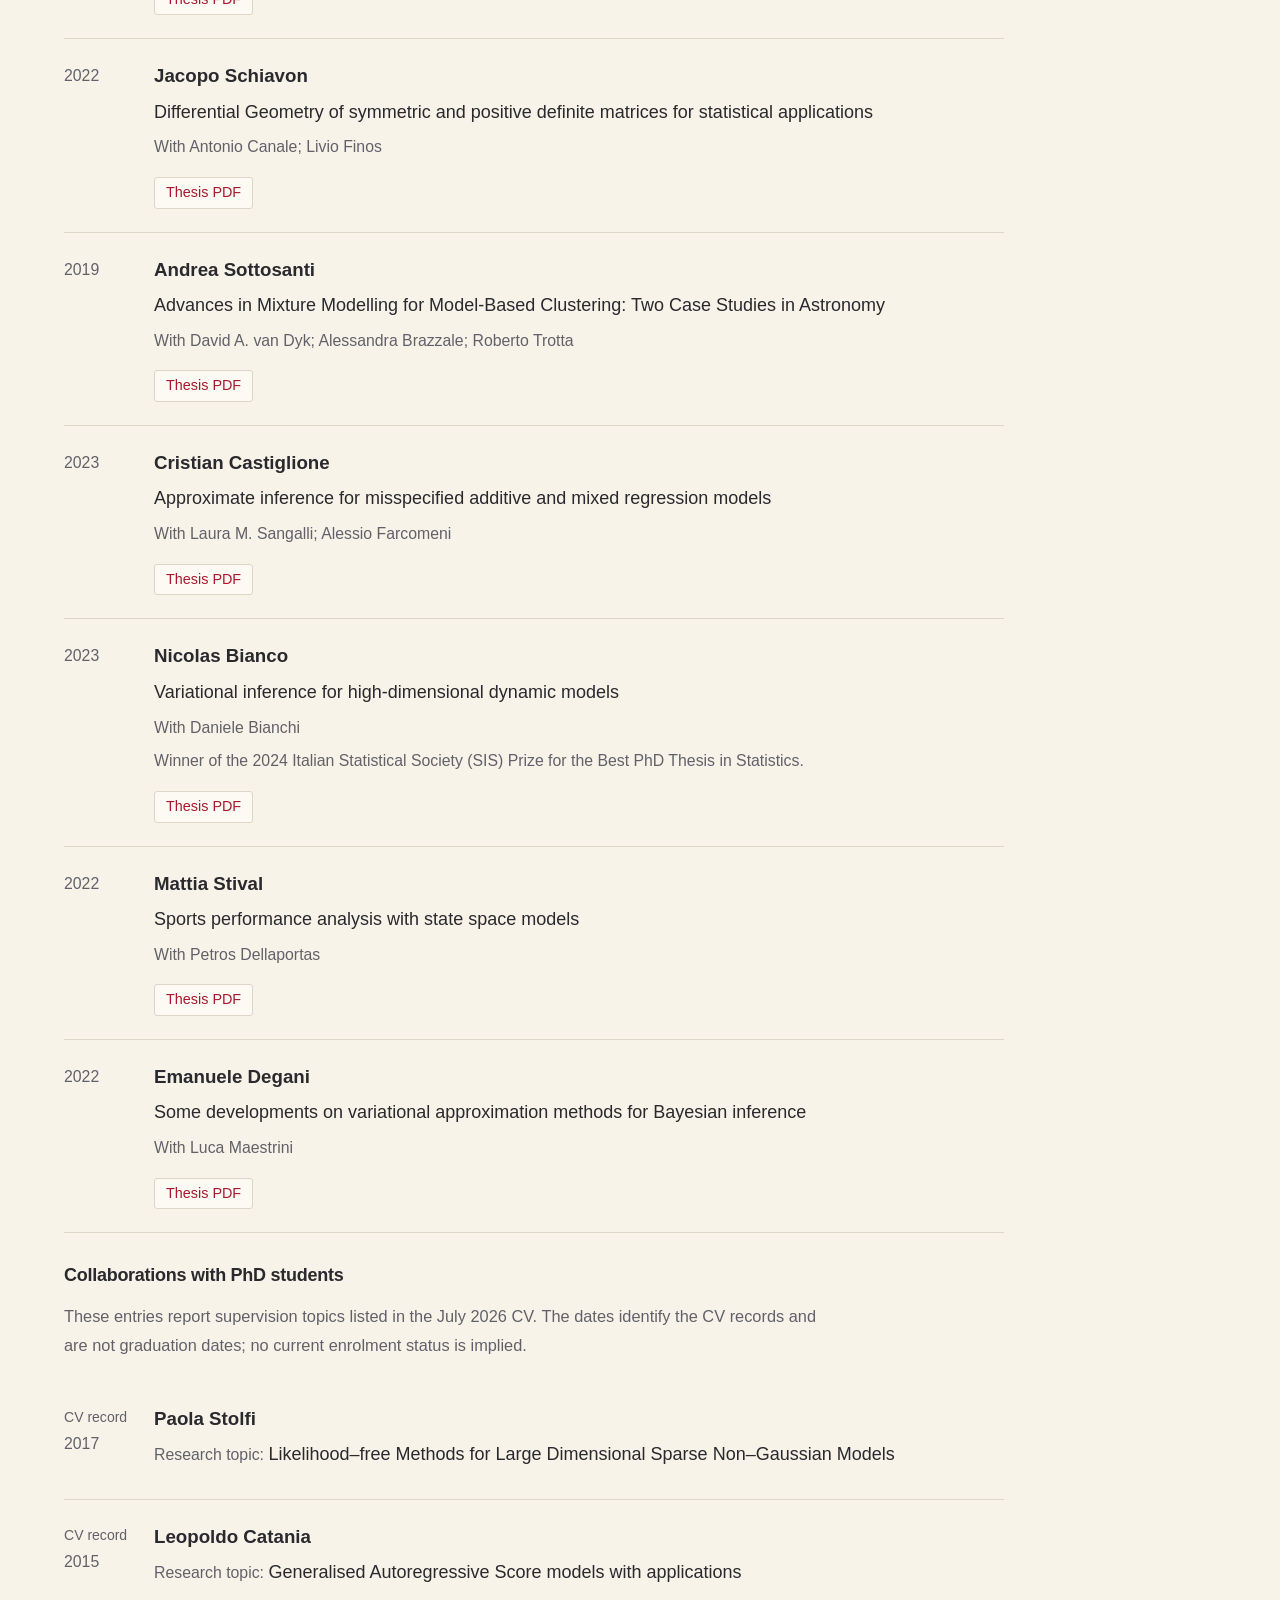
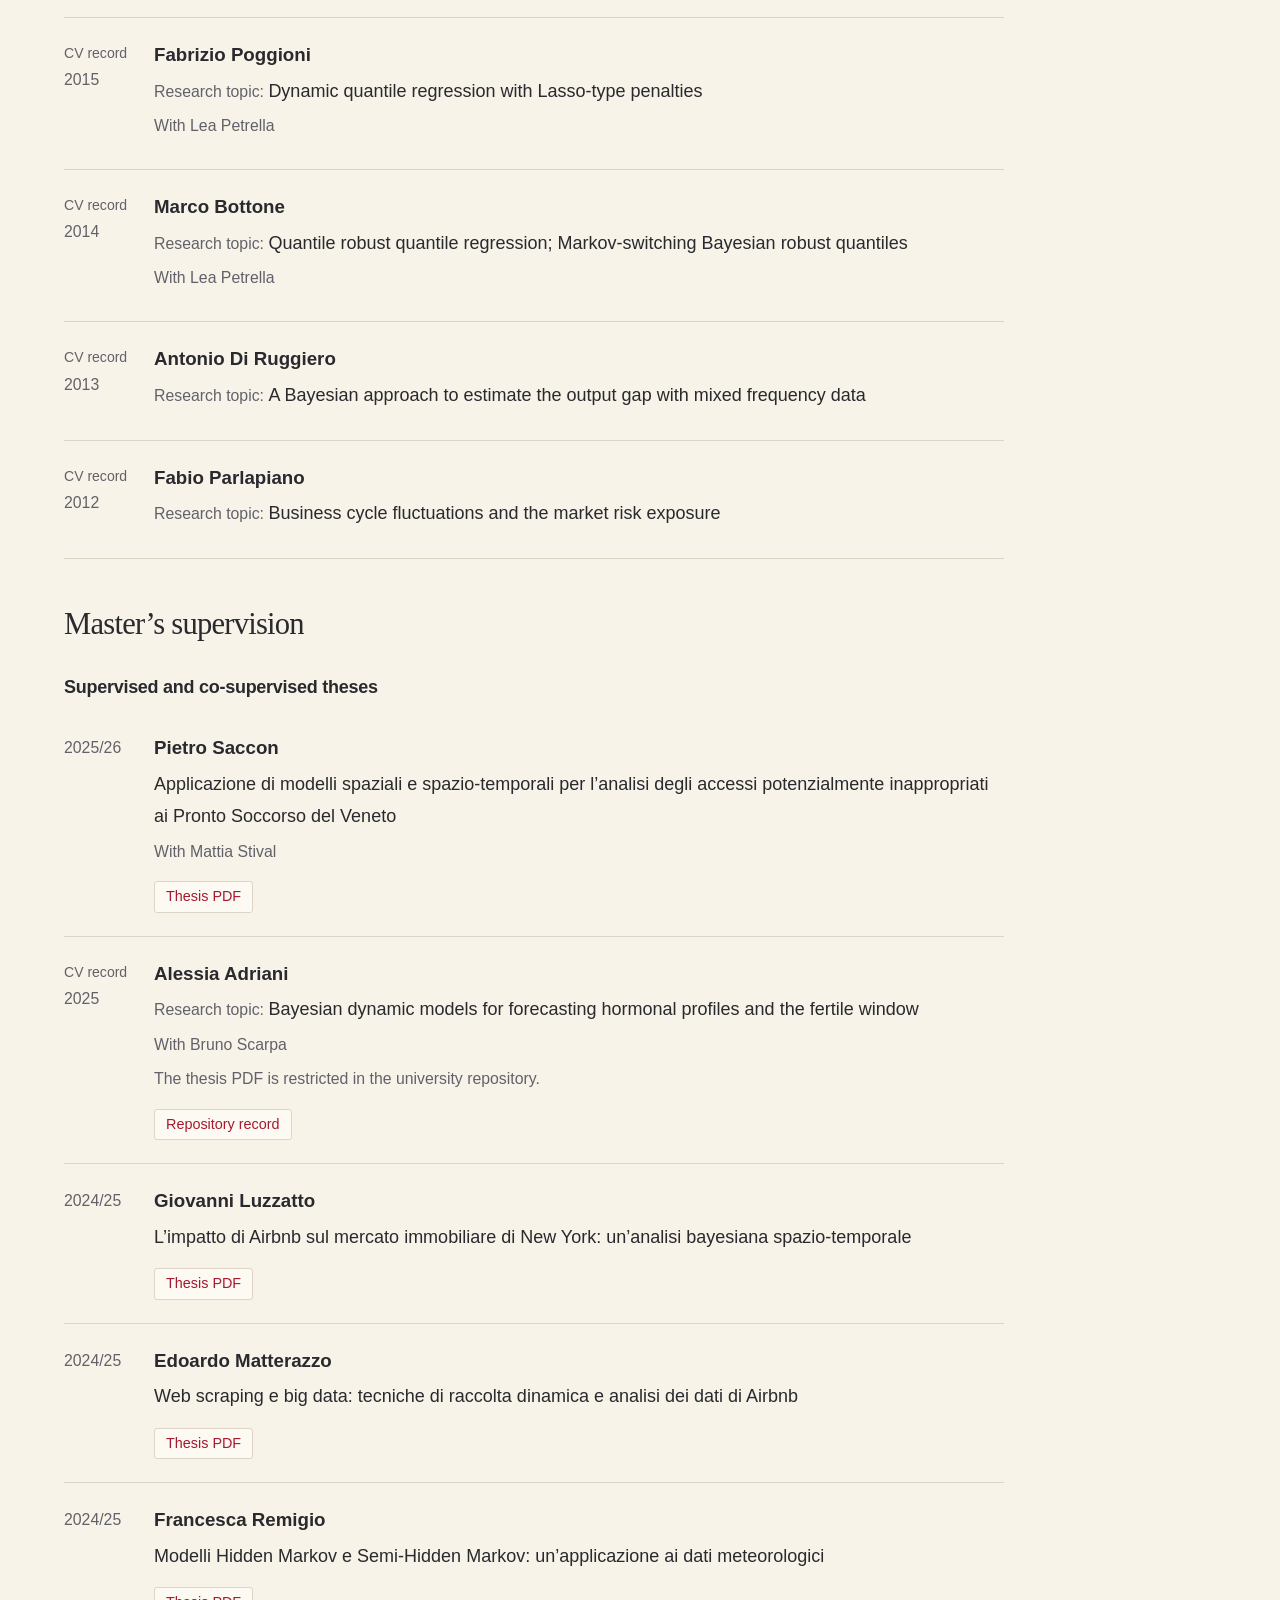
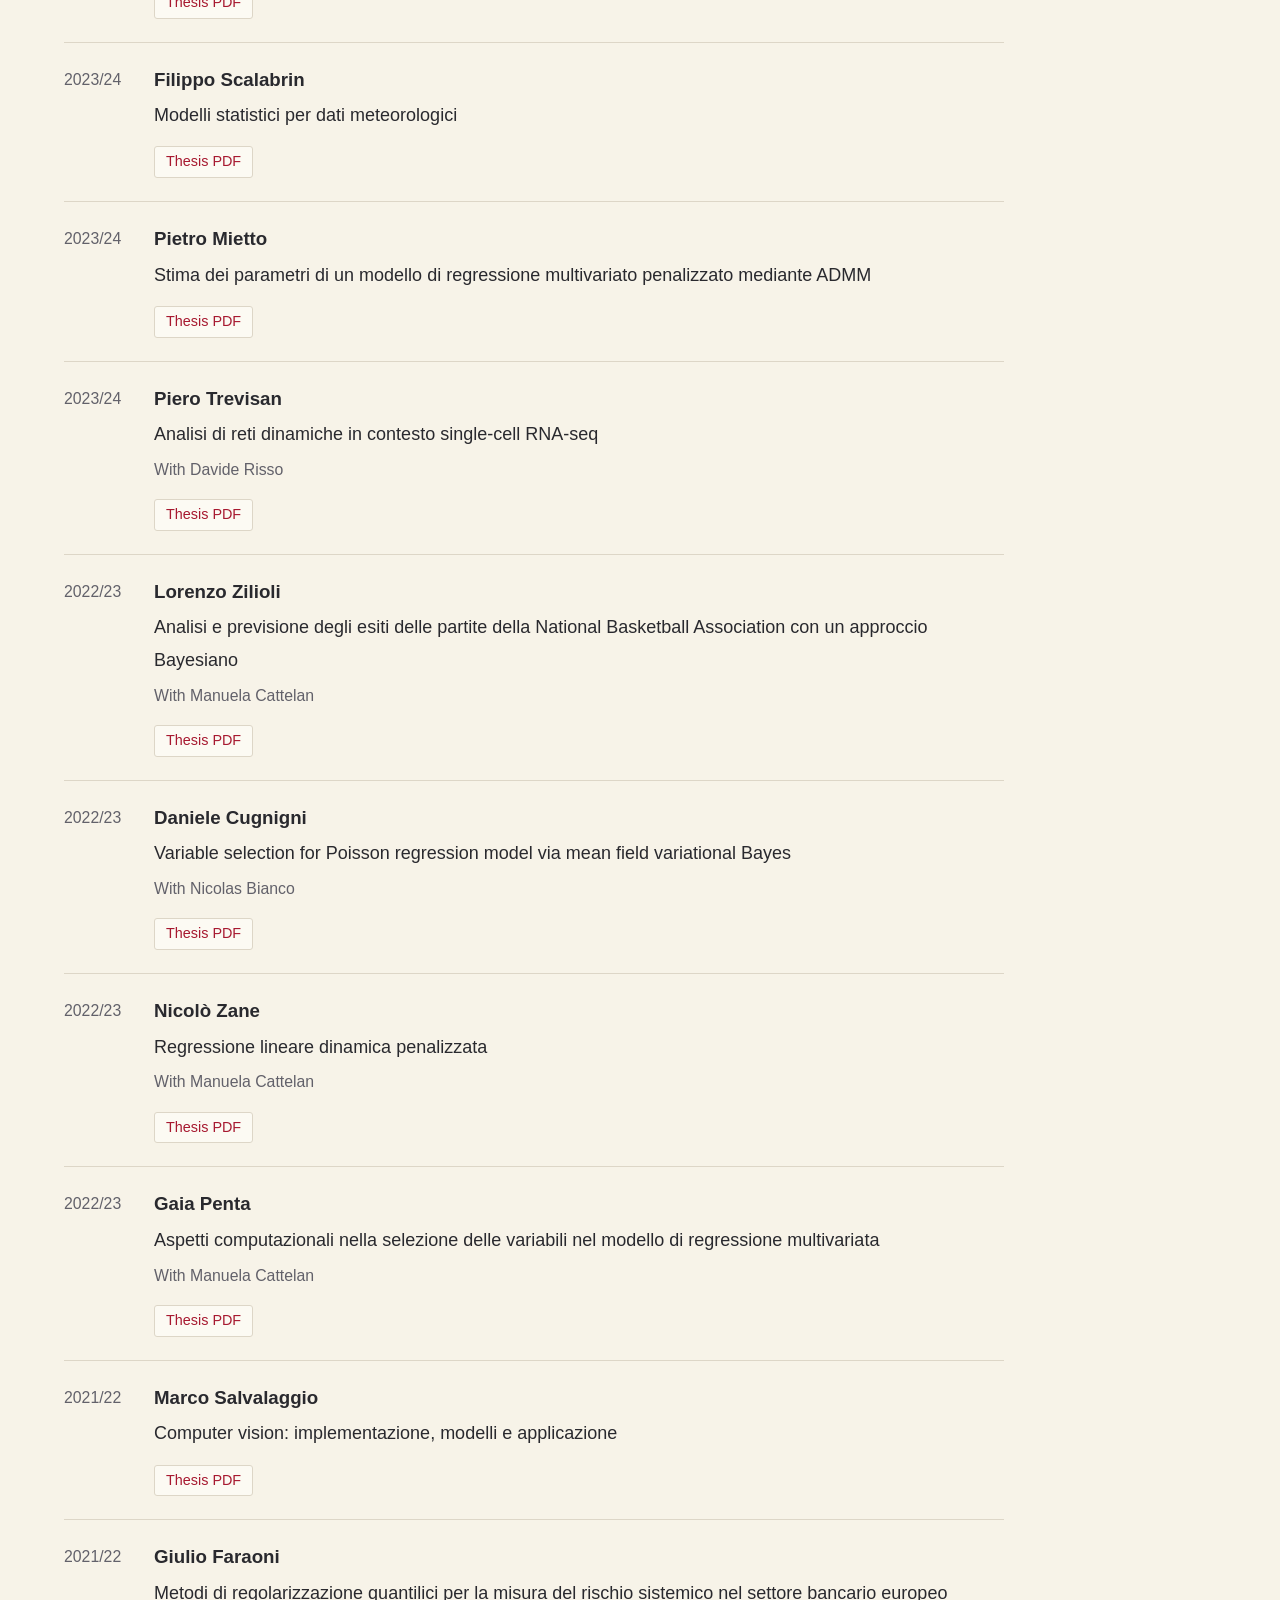
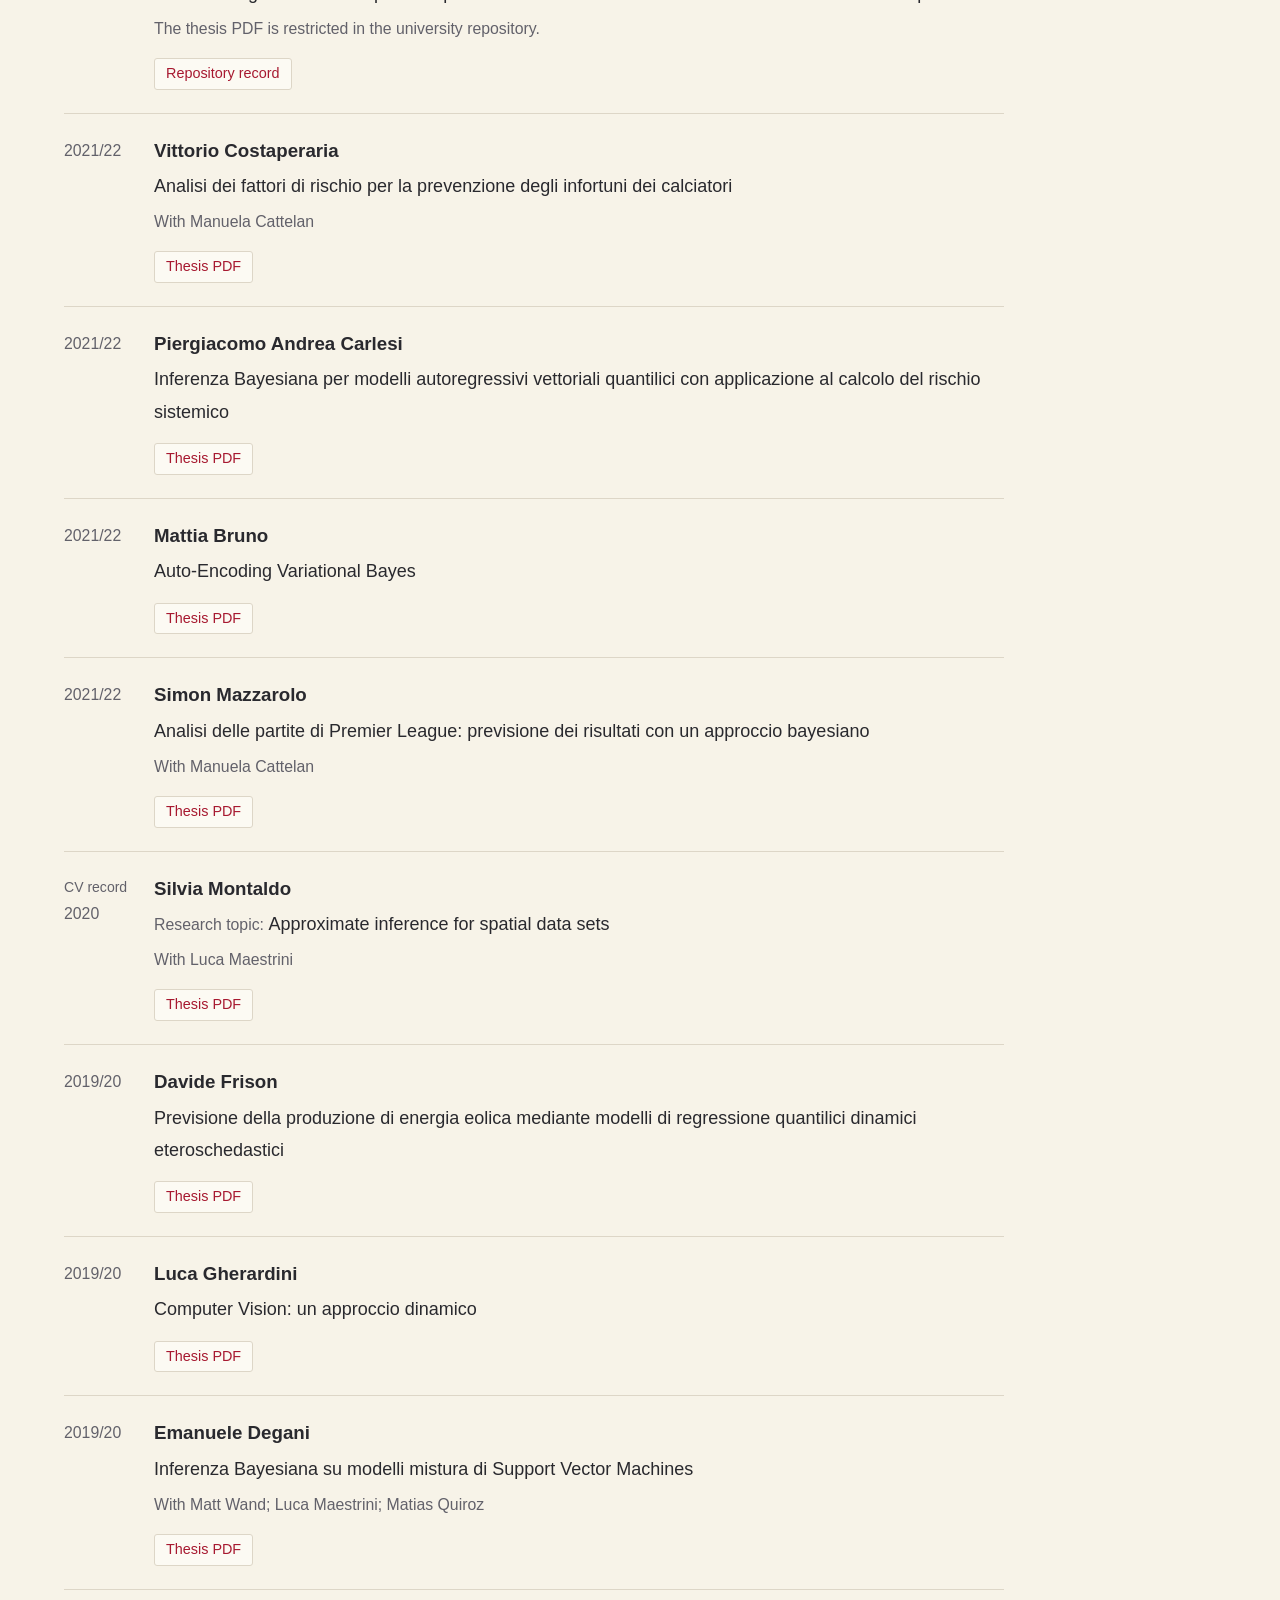
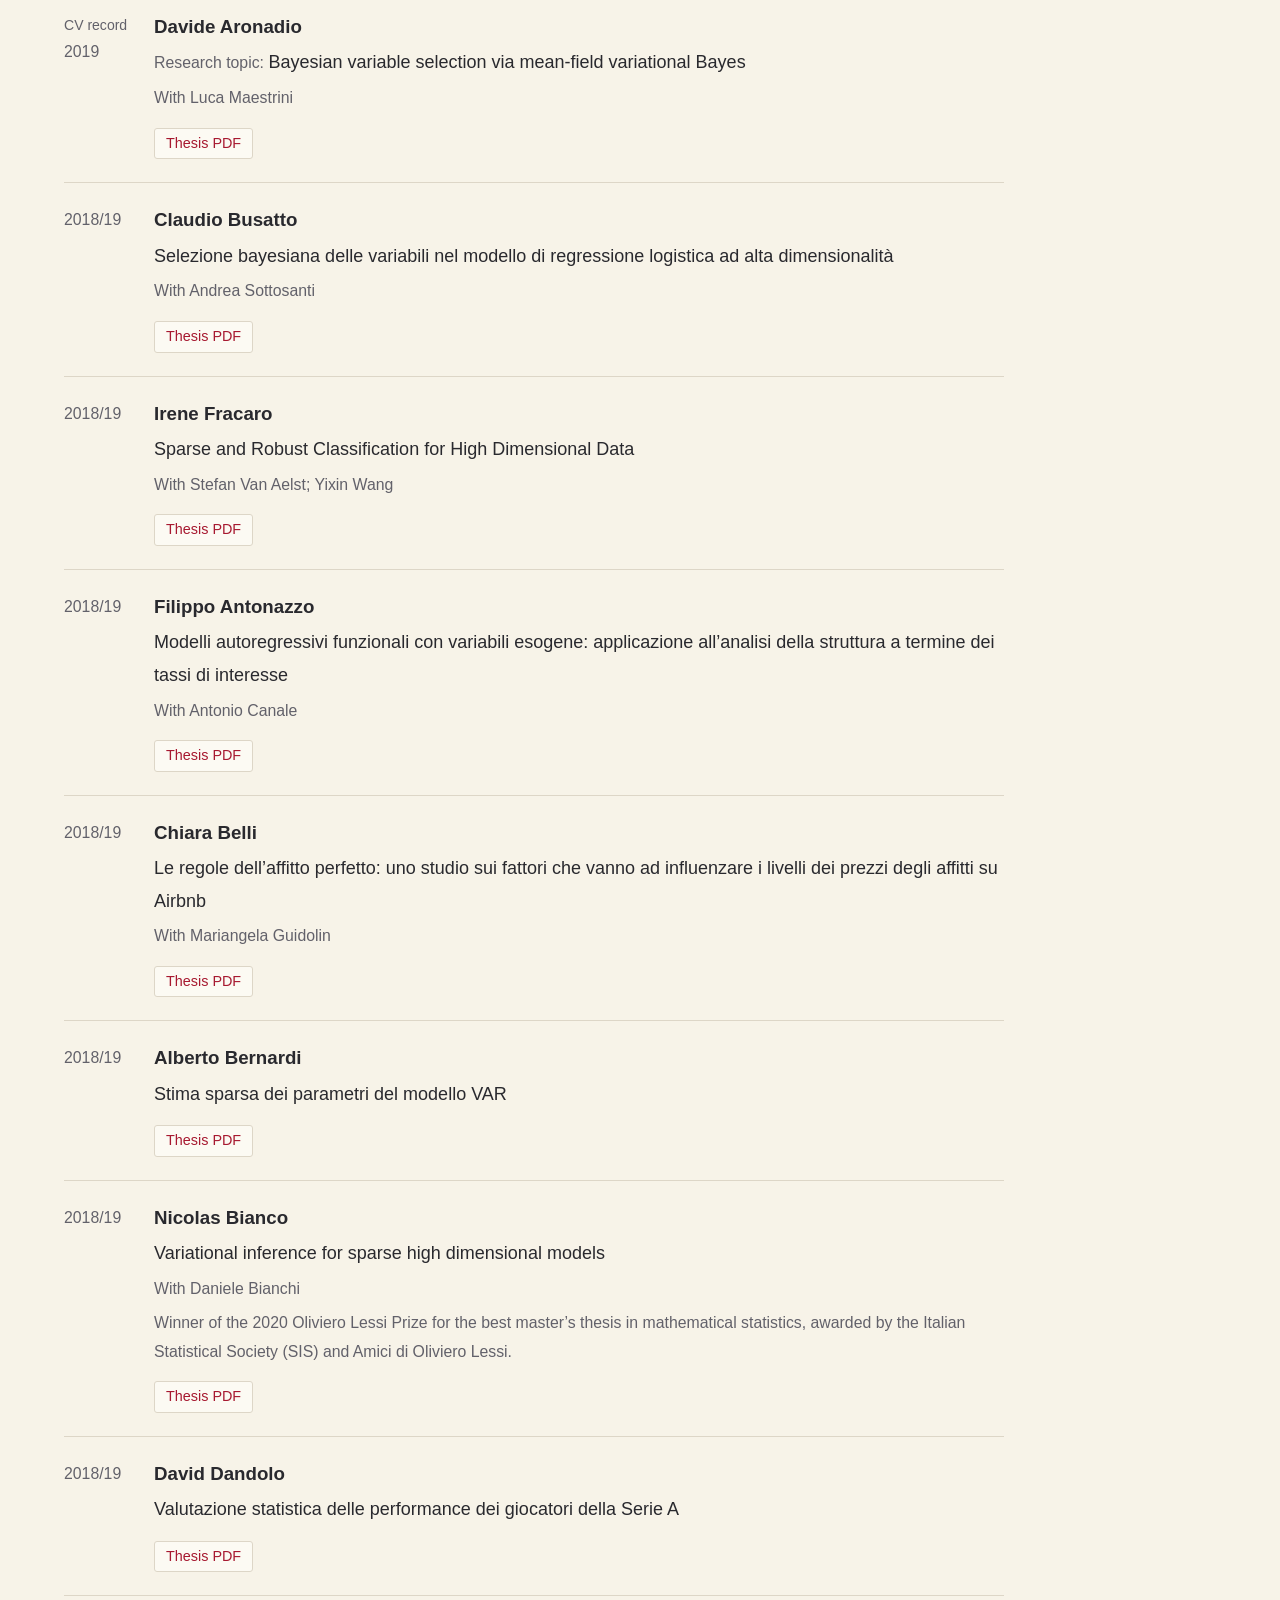
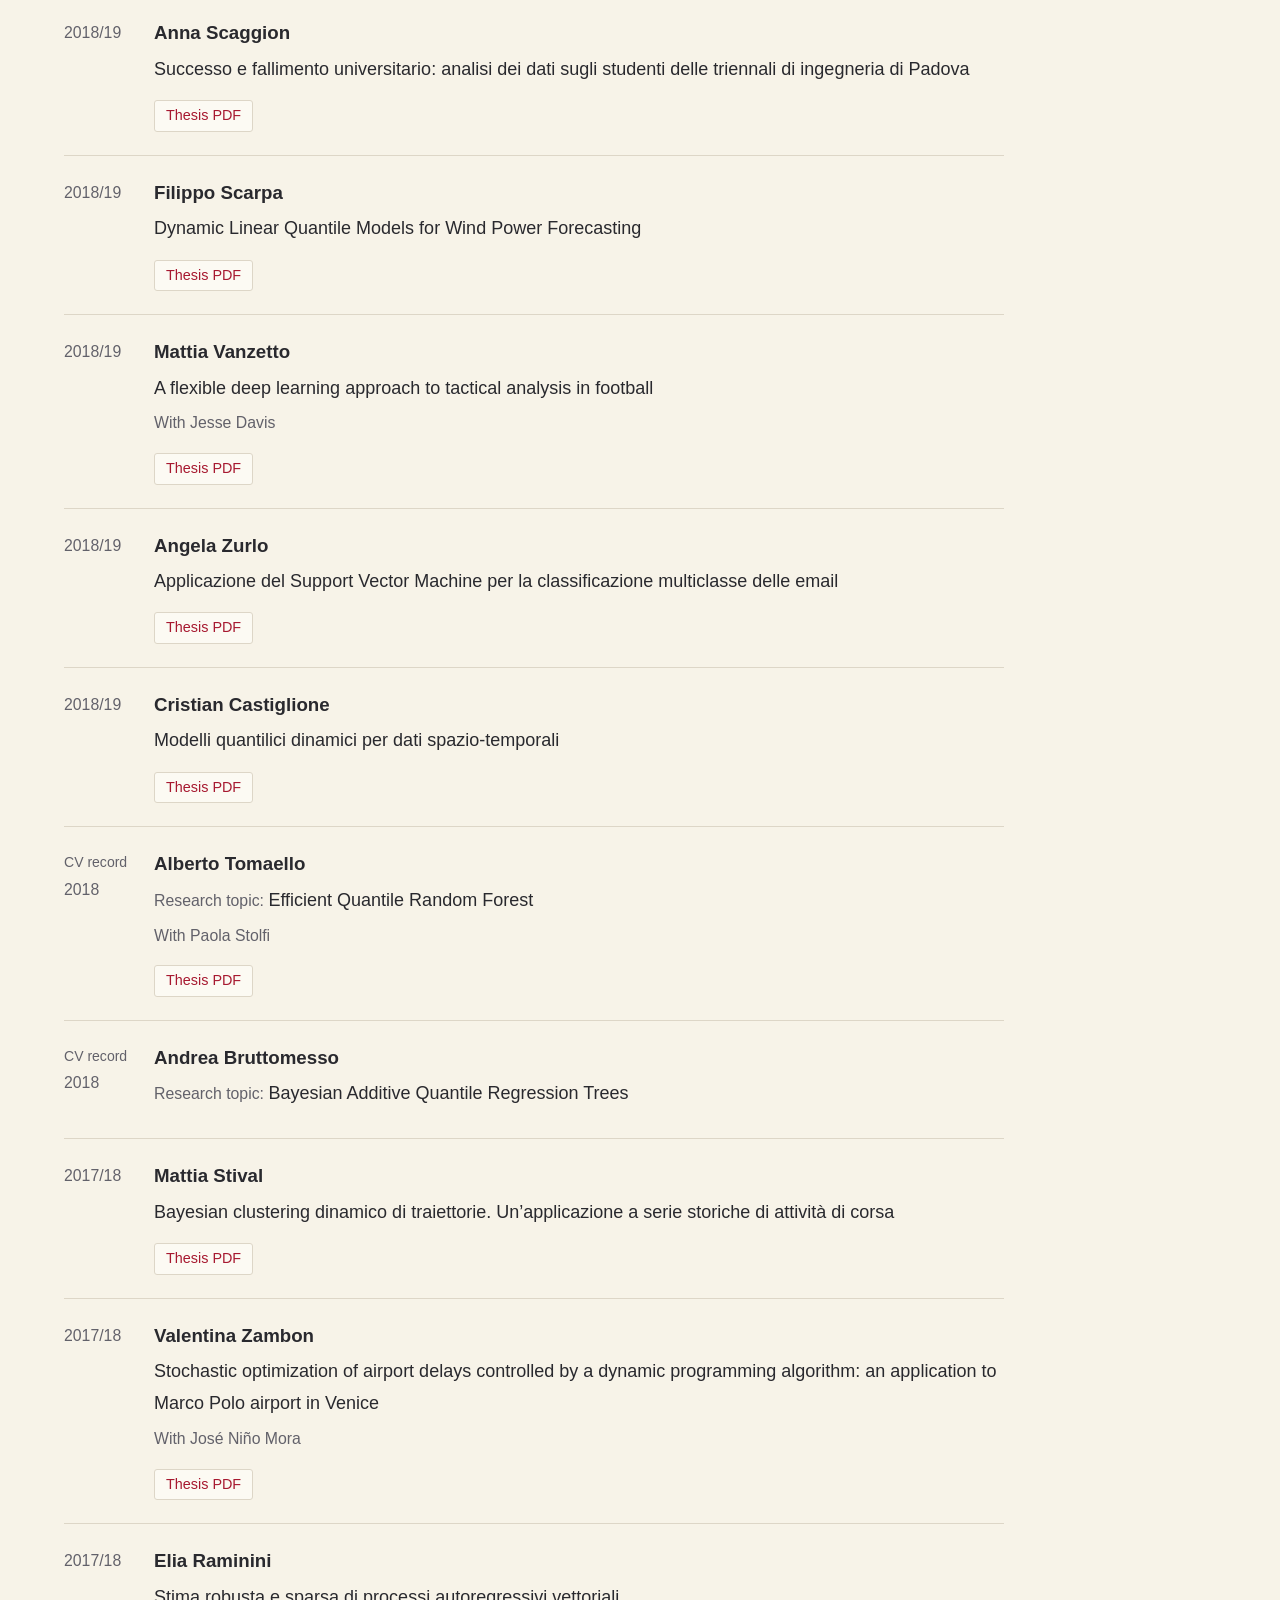
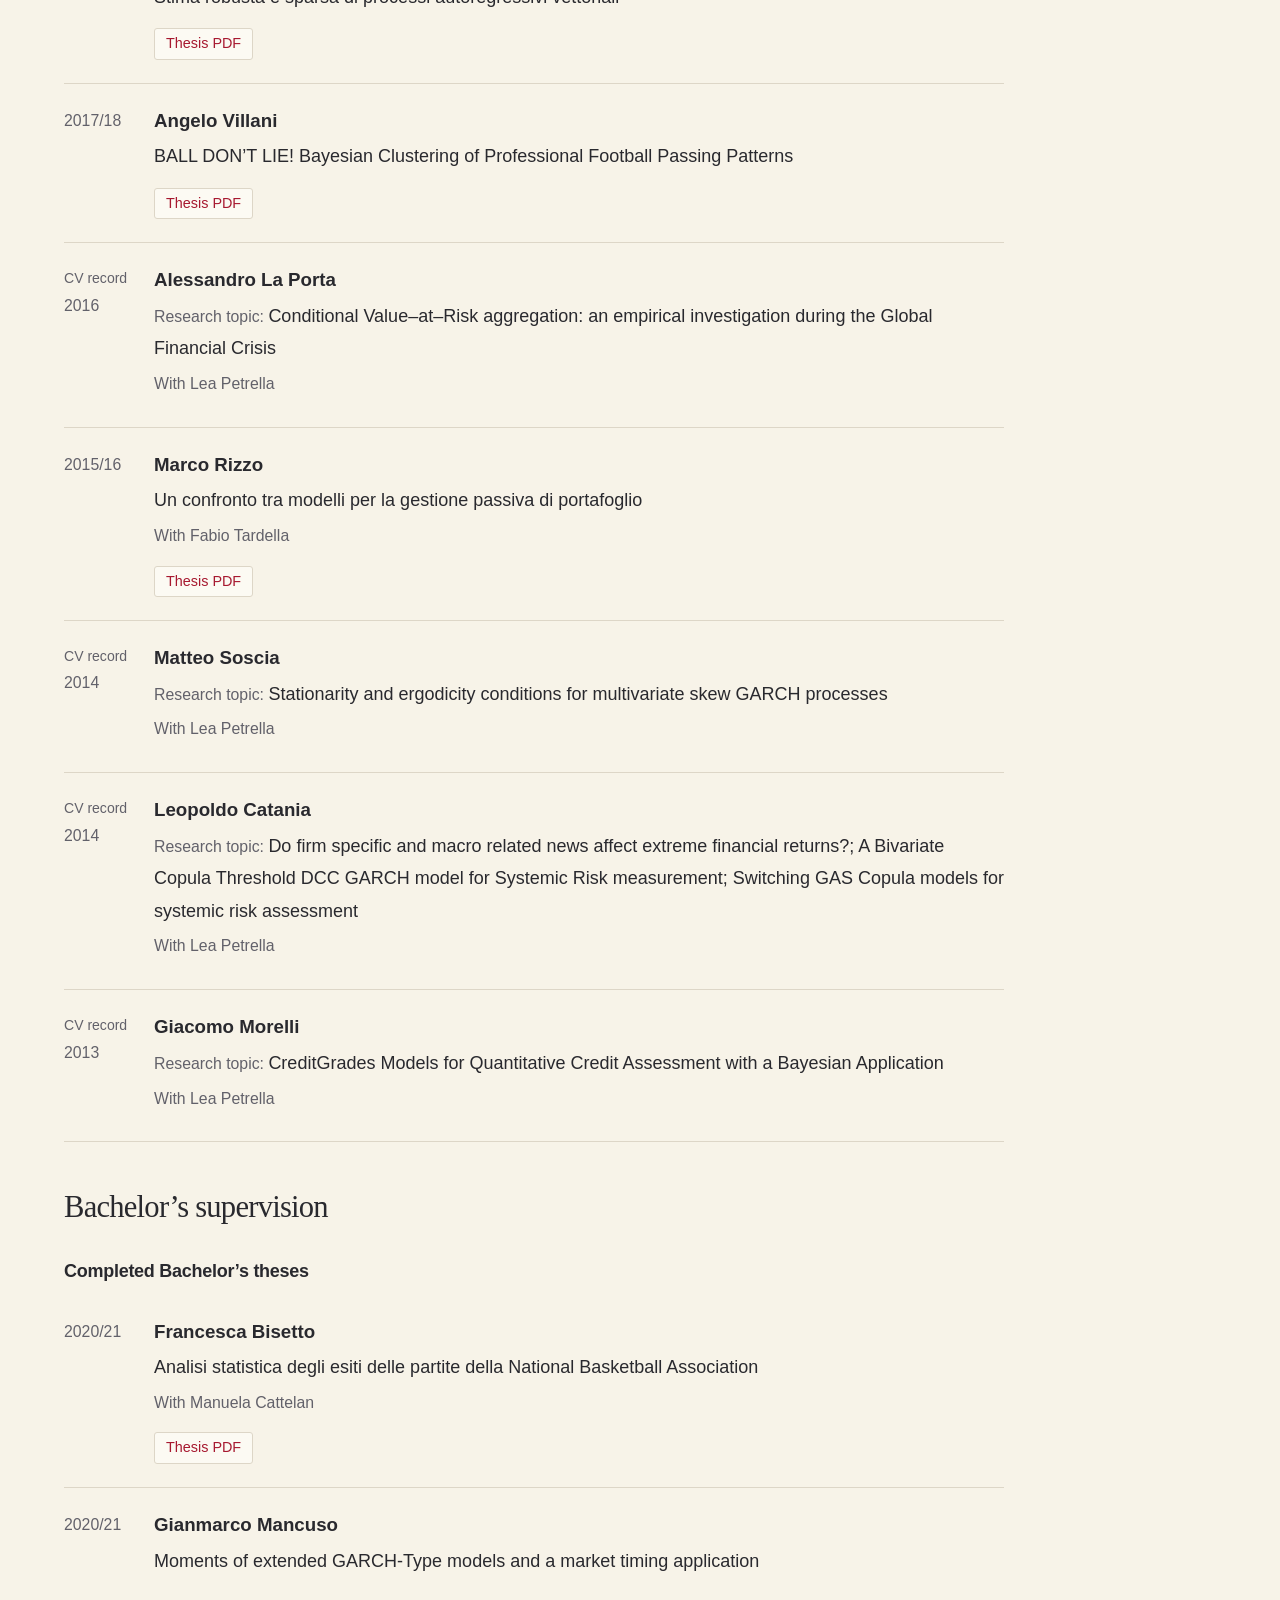
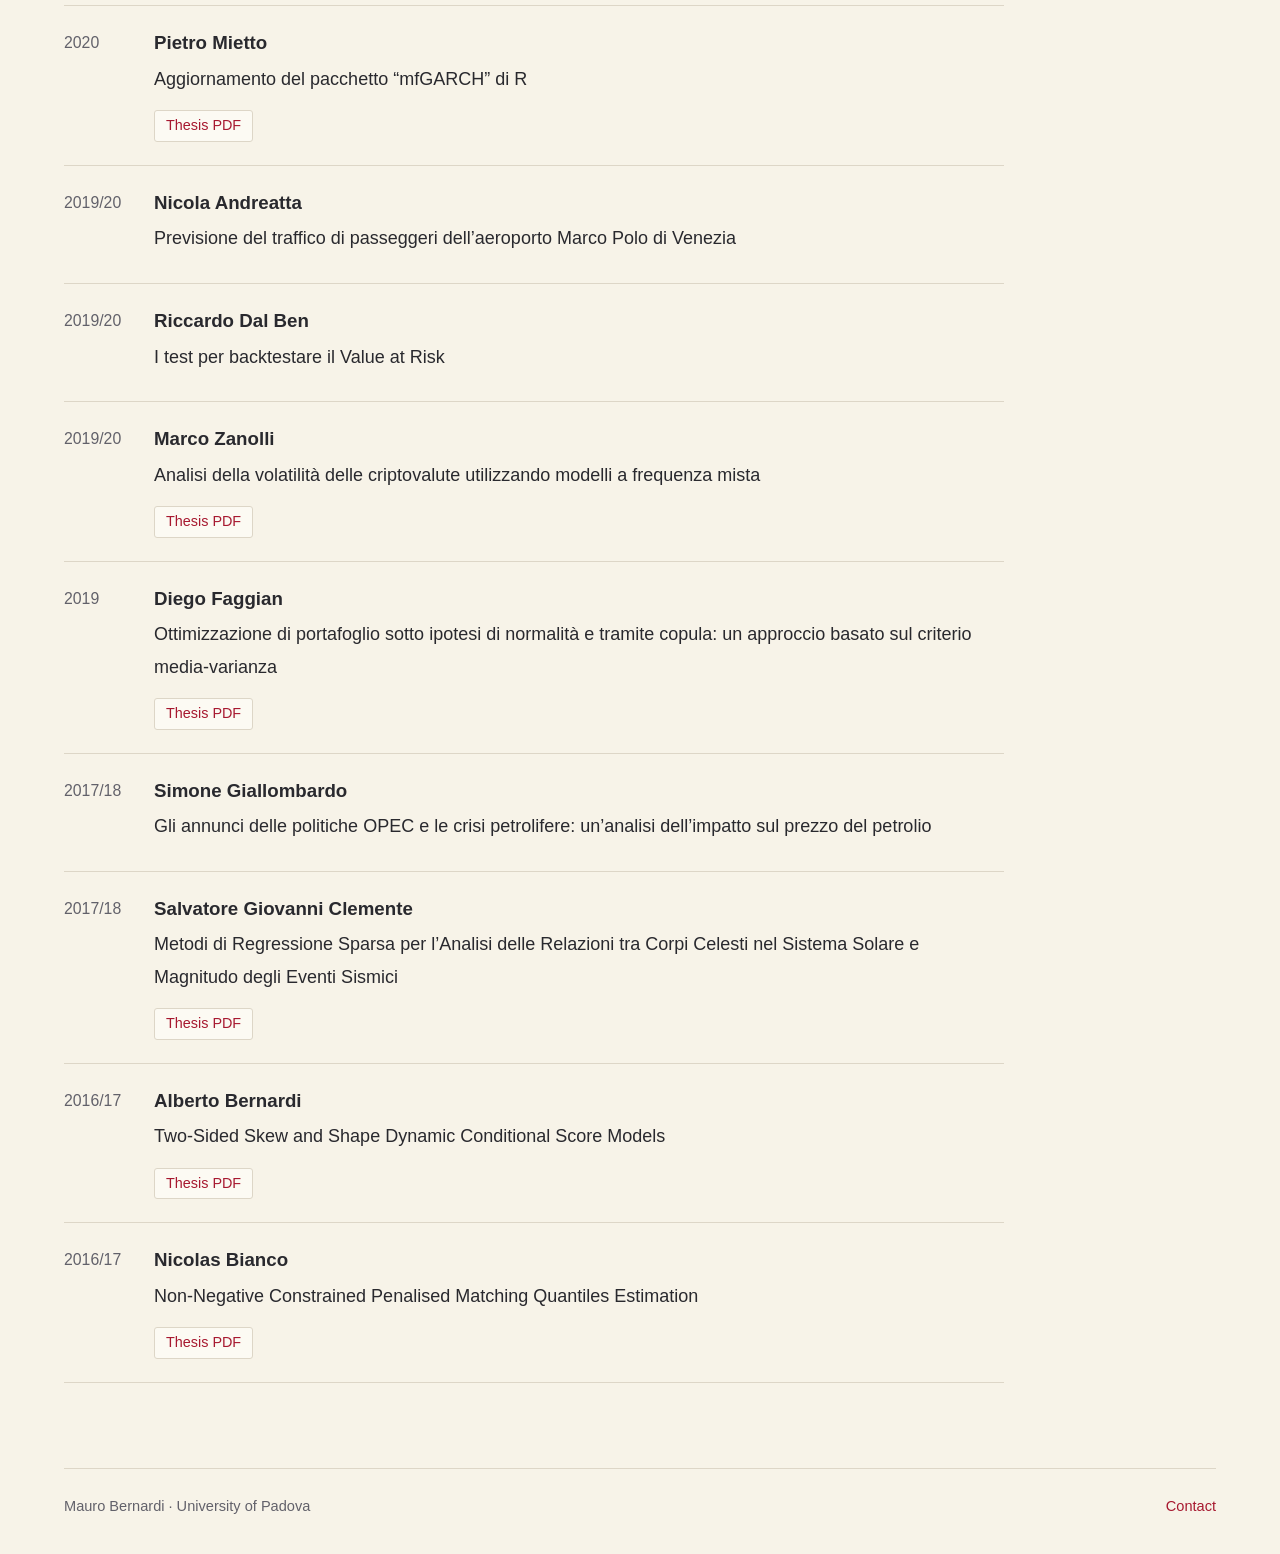
<file: docs/students.html>
<!doctype html>
<html lang="en"><head><meta charset="utf-8"><meta name="viewport" content="width=device-width,initial-scale=1"><title>Students &amp; Supervision · Mauro Bernardi</title><meta name="description" content="Mauro Bernardi, Associate Professor at the University of Padova. Research, publications, teaching and statistical software."><meta property="og:title" content="Students &amp; Supervision · Mauro Bernardi"><meta property="og:type" content="website"><link rel="icon" href="assets/favicon.svg" type="image/svg+xml"><link rel="stylesheet" href="assets/style.css"><script src="assets/site.js" defer></script></head><body><a class="skip" href="#main">Skip to content</a><header class="site-header"><div class="nav-wrap"><a class="brand" href="index.html"><strong>Mauro</strong> Bernardi</a><button class="menu-toggle" type="button" aria-controls="navigation" aria-expanded="false">Menu</button><nav class="nav-links" id="navigation" aria-label="Main navigation"><a href="index.html">About</a><a href="research.html">Research</a><a href="collaborations.html">Collaborations</a><details class="nav-group active"><summary>Teaching &amp; Supervision</summary><div class="nav-submenu"><a href="teaching.html">Teaching</a><a href="students.html" aria-current="page">Students &amp; Supervision</a><a href="thesis-topics.html">Thesis opportunities</a></div></details><a href="software.html">Software</a><details class="nav-group"><summary>Reading</summary><div class="nav-submenu"><a href="selected-readings.html">Selected readings in statistics</a><a href="reading-list.html">Reading list</a></div></details><a href="cv.html">CV</a><button class="theme-toggle" type="button" aria-pressed="false">Dark mode</button></nav></div></header><main class="container" id="main"><div class="page-copy"><p class="page-kicker">Mauro Bernardi · University of Padova</p><h1 id="students-supervision">Students &amp; Supervision</h1>
<p>Supervision offers a setting in which a statistical question can develop into a sustained piece of research. The projects below span Bayesian computation, model selection, functional and quantile regression, time series and applications in economics, sport and the environment. They include work undertaken jointly with colleagues at Padova and other universities.</p>
<p>The list combines final theses identified in the supplied documents and university repositories with supervision records from my July 2026 CV. <strong>Thesis PDF</strong> links open the available final documents directly. When an archive restricts access to the PDF, a <strong>Repository record</strong> link provides the public thesis information instead. Dates for these theses refer to the thesis year or academic year. Other entries retain the topic and year recorded in the CV, without implying a completion date or current enrolment status.</p>
<p>Students interested in a new project can consult the <a href="thesis-topics.html">thesis opportunities</a>, which describe possible questions at Bachelor’s, Master’s and doctoral level, or <a href="mailto:mauro.bernardi@unipd.it">contact me</a> to discuss their interests and preparation.</p>
<nav class="degree-links" aria-label="Supervision levels"><a href="#supervision-phd">PhD</a><a href="#supervision-master">Master’s</a><a href="#supervision-bachelor">Bachelor’s</a></nav><section class="supervision-group" id="supervision-phd"><h2>Doctoral supervision</h2><h3 class="supervision-subheading">Supervised and co-supervised PhD students</h3><article class="student-record"><div class="record-year">2026</div><div><h4>Mingwei Lin</h4><p>Limit Order Markets and Bayesian Learning</p><p class="record-meta">With Luca Maestrini; Giulia Livieri</p><p class="record-meta">Chapter 4 is joint work with Mauro Bernardi, Giulia Livieri and Luca Maestrini.</p><div class="resource-links"><a class="resource-link" href="downloads/theses/mingwei-lin-phd.pdf">Thesis PDF</a></div></div></article><article class="student-record"><div class="record-year">2026</div><div><h4>Piergiacomo Andrea Carlesi</h4><p>Advancements on variational inference for quantile regression and Gaussian processes</p><p class="record-meta">With David Nott</p><div class="resource-links"><a class="resource-link" href="downloads/theses/piergiacomo-andrea-carlesi-phd.pdf">Thesis PDF</a></div></div></article><article class="student-record"><div class="record-year">2025</div><div><h4>Luca Gherardini</h4><p>Essays on Dynamic Models for Latent Structures</p><p class="record-meta">With Monia Lupparelli</p><div class="resource-links"><a class="resource-link" href="downloads/theses/luca-gherardini-phd.pdf">Thesis PDF</a></div></div></article><article class="student-record"><div class="record-year">2022</div><div><h4>Jacopo Schiavon</h4><p>Differential Geometry of symmetric and positive definite matrices for statistical applications</p><p class="record-meta">With Antonio Canale; Livio Finos</p><div class="resource-links"><a class="resource-link" href="downloads/theses/jacopo-schiavon-phd.pdf">Thesis PDF</a></div></div></article><article class="student-record"><div class="record-year">2019</div><div><h4>Andrea Sottosanti</h4><p>Advances in Mixture Modelling for Model-Based Clustering: Two Case Studies in Astronomy</p><p class="record-meta">With David A. van Dyk; Alessandra Brazzale; Roberto Trotta</p><div class="resource-links"><a class="resource-link" href="downloads/theses/andrea-sottosanti-phd.pdf">Thesis PDF</a></div></div></article><article class="student-record"><div class="record-year">2023</div><div><h4>Cristian Castiglione</h4><p>Approximate inference for misspecified additive and mixed regression models</p><p class="record-meta">With Laura M. Sangalli; Alessio Farcomeni</p><div class="resource-links"><a class="resource-link" href="downloads/theses/cristian-castiglione-phd.pdf">Thesis PDF</a></div></div></article><article class="student-record"><div class="record-year">2023</div><div><h4>Nicolas Bianco</h4><p>Variational inference for high-dimensional dynamic models</p><p class="record-meta">With Daniele Bianchi</p><p class="record-meta">Winner of the 2024 Italian Statistical Society (SIS) Prize for the Best PhD Thesis in Statistics.</p><div class="resource-links"><a class="resource-link" href="downloads/theses/nicolas-bianco-phd.pdf">Thesis PDF</a></div></div></article><article class="student-record"><div class="record-year">2022</div><div><h4>Mattia Stival</h4><p>Sports performance analysis with state space models</p><p class="record-meta">With Petros Dellaportas</p><div class="resource-links"><a class="resource-link" href="downloads/theses/mattia-stival-phd.pdf">Thesis PDF</a></div></div></article><article class="student-record"><div class="record-year">2022</div><div><h4>Emanuele Degani</h4><p>Some developments on variational approximation methods for Bayesian inference</p><p class="record-meta">With Luca Maestrini</p><div class="resource-links"><a class="resource-link" href="downloads/theses/emanuele-degani-phd.pdf">Thesis PDF</a></div></div></article><h3 class="supervision-subheading">Collaborations with PhD students</h3><p class="record-explanation">These entries report supervision topics listed in the July 2026 CV. The dates identify the CV records and are not graduation dates; no current enrolment status is implied.</p><article class="student-record"><div class="record-year"><span>CV record</span>2017</div><div><h4>Paola Stolfi</h4><p><span class="record-meta">Research topic: </span>Likelihood–free Methods for Large Dimensional Sparse Non–Gaussian Models</p></div></article><article class="student-record"><div class="record-year"><span>CV record</span>2015</div><div><h4>Leopoldo Catania</h4><p><span class="record-meta">Research topic: </span>Generalised Autoregressive Score models with applications</p></div></article><article class="student-record"><div class="record-year"><span>CV record</span>2015</div><div><h4>Fabrizio Poggioni</h4><p><span class="record-meta">Research topic: </span>Dynamic quantile regression with Lasso-type penalties</p><p class="record-meta">With Lea Petrella</p></div></article><article class="student-record"><div class="record-year"><span>CV record</span>2014</div><div><h4>Marco Bottone</h4><p><span class="record-meta">Research topic: </span>Quantile robust quantile regression; Markov-switching Bayesian robust quantiles</p><p class="record-meta">With Lea Petrella</p></div></article><article class="student-record"><div class="record-year"><span>CV record</span>2013</div><div><h4>Antonio Di Ruggiero</h4><p><span class="record-meta">Research topic: </span>A Bayesian approach to estimate the output gap with mixed frequency data</p></div></article><article class="student-record"><div class="record-year"><span>CV record</span>2012</div><div><h4>Fabio Parlapiano</h4><p><span class="record-meta">Research topic: </span>Business cycle fluctuations and the market risk exposure</p></div></article></section><section class="supervision-group" id="supervision-master"><h2>Master’s supervision</h2><h3 class="supervision-subheading">Supervised and co-supervised theses</h3><article class="student-record"><div class="record-year">2025/26</div><div><h4>Pietro Saccon</h4><p>Applicazione di modelli spaziali e spazio-temporali per l’analisi degli accessi potenzialmente inappropriati ai Pronto Soccorso del Veneto</p><p class="record-meta">With Mattia Stival</p><div class="resource-links"><a class="resource-link" href="downloads/theses/pietro-saccon-master.pdf">Thesis PDF</a></div></div></article><article class="student-record"><div class="record-year"><span>CV record</span>2025</div><div><h4>Alessia Adriani</h4><p><span class="record-meta">Research topic: </span>Bayesian dynamic models for forecasting hormonal profiles and the fertile window</p><p class="record-meta">With Bruno Scarpa</p><p class="record-meta">The thesis PDF is restricted in the university repository.</p><div class="resource-links"><a class="resource-link" href="https://thesis.unipd.it/handle/20.500.12608/98929">Repository record</a></div></div></article><article class="student-record"><div class="record-year">2024/25</div><div><h4>Giovanni Luzzatto</h4><p>L’impatto di Airbnb sul mercato immobiliare di New York: un’analisi bayesiana spazio-temporale</p><div class="resource-links"><a class="resource-link" href="downloads/theses/giovanni-luzzatto-master.pdf">Thesis PDF</a></div></div></article><article class="student-record"><div class="record-year">2024/25</div><div><h4>Edoardo Matterazzo</h4><p>Web scraping e big data: tecniche di raccolta dinamica e analisi dei dati di Airbnb</p><div class="resource-links"><a class="resource-link" href="downloads/theses/edoardo-matterazzo-master.pdf">Thesis PDF</a></div></div></article><article class="student-record"><div class="record-year">2024/25</div><div><h4>Francesca Remigio</h4><p>Modelli Hidden Markov e Semi-Hidden Markov: un’applicazione ai dati meteorologici</p><div class="resource-links"><a class="resource-link" href="downloads/theses/francesca-remigio-master.pdf">Thesis PDF</a></div></div></article><article class="student-record"><div class="record-year">2023/24</div><div><h4>Filippo Scalabrin</h4><p>Modelli statistici per dati meteorologici</p><div class="resource-links"><a class="resource-link" href="downloads/theses/filippo-scalabrin-master.pdf">Thesis PDF</a></div></div></article><article class="student-record"><div class="record-year">2023/24</div><div><h4>Pietro Mietto</h4><p>Stima dei parametri di un modello di regressione multivariato penalizzato mediante ADMM</p><div class="resource-links"><a class="resource-link" href="downloads/theses/pietro-mietto-master.pdf">Thesis PDF</a></div></div></article><article class="student-record"><div class="record-year">2023/24</div><div><h4>Piero Trevisan</h4><p>Analisi di reti dinamiche in contesto single-cell RNA-seq</p><p class="record-meta">With Davide Risso</p><div class="resource-links"><a class="resource-link" href="downloads/theses/piero-trevisan-master.pdf">Thesis PDF</a></div></div></article><article class="student-record"><div class="record-year">2022/23</div><div><h4>Lorenzo Zilioli</h4><p>Analisi e previsione degli esiti delle partite della National Basketball Association con un approccio Bayesiano</p><p class="record-meta">With Manuela Cattelan</p><div class="resource-links"><a class="resource-link" href="downloads/theses/lorenzo-zilioli-master.pdf">Thesis PDF</a></div></div></article><article class="student-record"><div class="record-year">2022/23</div><div><h4>Daniele Cugnigni</h4><p>Variable selection for Poisson regression model via mean field variational Bayes</p><p class="record-meta">With Nicolas Bianco</p><div class="resource-links"><a class="resource-link" href="downloads/theses/daniele-cugnigni-master.pdf">Thesis PDF</a></div></div></article><article class="student-record"><div class="record-year">2022/23</div><div><h4>Nicolò Zane</h4><p>Regressione lineare dinamica penalizzata</p><p class="record-meta">With Manuela Cattelan</p><div class="resource-links"><a class="resource-link" href="downloads/theses/nicolo-zane-master.pdf">Thesis PDF</a></div></div></article><article class="student-record"><div class="record-year">2022/23</div><div><h4>Gaia Penta</h4><p>Aspetti computazionali nella selezione delle variabili nel modello di regressione multivariata</p><p class="record-meta">With Manuela Cattelan</p><div class="resource-links"><a class="resource-link" href="downloads/theses/gaia-penta-master.pdf">Thesis PDF</a></div></div></article><article class="student-record"><div class="record-year">2021/22</div><div><h4>Marco Salvalaggio</h4><p>Computer vision: implementazione, modelli e applicazione</p><div class="resource-links"><a class="resource-link" href="downloads/theses/marco-salvalaggio-master.pdf">Thesis PDF</a></div></div></article><article class="student-record"><div class="record-year">2021/22</div><div><h4>Giulio Faraoni</h4><p>Metodi di regolarizzazione quantilici per la misura del rischio sistemico nel settore bancario europeo</p><p class="record-meta">The thesis PDF is restricted in the university repository.</p><div class="resource-links"><a class="resource-link" href="https://thesis.unipd.it/handle/20.500.12608/35386">Repository record</a></div></div></article><article class="student-record"><div class="record-year">2021/22</div><div><h4>Vittorio Costaperaria</h4><p>Analisi dei fattori di rischio per la prevenzione degli infortuni dei calciatori</p><p class="record-meta">With Manuela Cattelan</p><div class="resource-links"><a class="resource-link" href="downloads/theses/vittorio-costaperaria-master.pdf">Thesis PDF</a></div></div></article><article class="student-record"><div class="record-year">2021/22</div><div><h4>Piergiacomo Andrea Carlesi</h4><p>Inferenza Bayesiana per modelli autoregressivi vettoriali quantilici con applicazione al calcolo del rischio sistemico</p><div class="resource-links"><a class="resource-link" href="downloads/theses/piergiacomo-andrea-carlesi-master.pdf">Thesis PDF</a></div></div></article><article class="student-record"><div class="record-year">2021/22</div><div><h4>Mattia Bruno</h4><p>Auto-Encoding Variational Bayes</p><div class="resource-links"><a class="resource-link" href="downloads/theses/mattia-bruno-master.pdf">Thesis PDF</a></div></div></article><article class="student-record"><div class="record-year">2021/22</div><div><h4>Simon Mazzarolo</h4><p>Analisi delle partite di Premier League: previsione dei risultati con un approccio bayesiano</p><p class="record-meta">With Manuela Cattelan</p><div class="resource-links"><a class="resource-link" href="downloads/theses/simon-mazzarolo-master.pdf">Thesis PDF</a></div></div></article><article class="student-record"><div class="record-year"><span>CV record</span>2020</div><div><h4>Silvia Montaldo</h4><p><span class="record-meta">Research topic: </span>Approximate inference for spatial data sets</p><p class="record-meta">With Luca Maestrini</p><div class="resource-links"><a class="resource-link" href="downloads/theses/silvia-montaldo-master.pdf">Thesis PDF</a></div></div></article><article class="student-record"><div class="record-year">2019/20</div><div><h4>Davide Frison</h4><p>Previsione della produzione di energia eolica mediante modelli di regressione quantilici dinamici eteroschedastici</p><div class="resource-links"><a class="resource-link" href="downloads/theses/davide-frison-master.pdf">Thesis PDF</a></div></div></article><article class="student-record"><div class="record-year">2019/20</div><div><h4>Luca Gherardini</h4><p>Computer Vision: un approccio dinamico</p><div class="resource-links"><a class="resource-link" href="downloads/theses/luca-gherardini-master.pdf">Thesis PDF</a></div></div></article><article class="student-record"><div class="record-year">2019/20</div><div><h4>Emanuele Degani</h4><p>Inferenza Bayesiana su modelli mistura di Support Vector Machines</p><p class="record-meta">With Matt Wand; Luca Maestrini; Matias Quiroz</p><div class="resource-links"><a class="resource-link" href="downloads/theses/emanuele-degani-master.pdf">Thesis PDF</a></div></div></article><article class="student-record"><div class="record-year"><span>CV record</span>2019</div><div><h4>Davide Aronadio</h4><p><span class="record-meta">Research topic: </span>Bayesian variable selection via mean-field variational Bayes</p><p class="record-meta">With Luca Maestrini</p><div class="resource-links"><a class="resource-link" href="downloads/theses/davide-aronadio-master.pdf">Thesis PDF</a></div></div></article><article class="student-record"><div class="record-year">2018/19</div><div><h4>Claudio Busatto</h4><p>Selezione bayesiana delle variabili nel modello di regressione logistica ad alta dimensionalità</p><p class="record-meta">With Andrea Sottosanti</p><div class="resource-links"><a class="resource-link" href="downloads/theses/claudio-busatto-master.pdf">Thesis PDF</a></div></div></article><article class="student-record"><div class="record-year">2018/19</div><div><h4>Irene Fracaro</h4><p>Sparse and Robust Classification for High Dimensional Data</p><p class="record-meta">With Stefan Van Aelst; Yixin Wang</p><div class="resource-links"><a class="resource-link" href="downloads/theses/irene-fracaro-master.pdf">Thesis PDF</a></div></div></article><article class="student-record"><div class="record-year">2018/19</div><div><h4>Filippo Antonazzo</h4><p>Modelli autoregressivi funzionali con variabili esogene: applicazione all’analisi della struttura a termine dei tassi di interesse</p><p class="record-meta">With Antonio Canale</p><div class="resource-links"><a class="resource-link" href="downloads/theses/filippo-antonazzo-master.pdf">Thesis PDF</a></div></div></article><article class="student-record"><div class="record-year">2018/19</div><div><h4>Chiara Belli</h4><p>Le regole dell’affitto perfetto: uno studio sui fattori che vanno ad influenzare i livelli dei prezzi degli affitti su Airbnb</p><p class="record-meta">With Mariangela Guidolin</p><div class="resource-links"><a class="resource-link" href="downloads/theses/chiara-belli-master.pdf">Thesis PDF</a></div></div></article><article class="student-record"><div class="record-year">2018/19</div><div><h4>Alberto Bernardi</h4><p>Stima sparsa dei parametri del modello VAR</p><div class="resource-links"><a class="resource-link" href="downloads/theses/alberto-bernardi-master.pdf">Thesis PDF</a></div></div></article><article class="student-record"><div class="record-year">2018/19</div><div><h4>Nicolas Bianco</h4><p>Variational inference for sparse high dimensional models</p><p class="record-meta">With Daniele Bianchi</p><p class="record-meta">Winner of the 2020 Oliviero Lessi Prize for the best master’s thesis in mathematical statistics, awarded by the Italian Statistical Society (SIS) and Amici di Oliviero Lessi.</p><div class="resource-links"><a class="resource-link" href="downloads/theses/nicolas-bianco-master.pdf">Thesis PDF</a></div></div></article><article class="student-record"><div class="record-year">2018/19</div><div><h4>David Dandolo</h4><p>Valutazione statistica delle performance dei giocatori della Serie A</p><div class="resource-links"><a class="resource-link" href="downloads/theses/david-dandolo-master.pdf">Thesis PDF</a></div></div></article><article class="student-record"><div class="record-year">2018/19</div><div><h4>Anna Scaggion</h4><p>Successo e fallimento universitario: analisi dei dati sugli studenti delle triennali di ingegneria di Padova</p><div class="resource-links"><a class="resource-link" href="downloads/theses/anna-scaggion-master.pdf">Thesis PDF</a></div></div></article><article class="student-record"><div class="record-year">2018/19</div><div><h4>Filippo Scarpa</h4><p>Dynamic Linear Quantile Models for Wind Power Forecasting</p><div class="resource-links"><a class="resource-link" href="downloads/theses/filippo-scarpa-master.pdf">Thesis PDF</a></div></div></article><article class="student-record"><div class="record-year">2018/19</div><div><h4>Mattia Vanzetto</h4><p>A flexible deep learning approach to tactical analysis in football</p><p class="record-meta">With Jesse Davis</p><div class="resource-links"><a class="resource-link" href="downloads/theses/mattia-vanzetto-master.pdf">Thesis PDF</a></div></div></article><article class="student-record"><div class="record-year">2018/19</div><div><h4>Angela Zurlo</h4><p>Applicazione del Support Vector Machine per la classificazione multiclasse delle email</p><div class="resource-links"><a class="resource-link" href="downloads/theses/angela-zurlo-master.pdf">Thesis PDF</a></div></div></article><article class="student-record"><div class="record-year">2018/19</div><div><h4>Cristian Castiglione</h4><p>Modelli quantilici dinamici per dati spazio-temporali</p><div class="resource-links"><a class="resource-link" href="downloads/theses/cristian-castiglione-master.pdf">Thesis PDF</a></div></div></article><article class="student-record"><div class="record-year"><span>CV record</span>2018</div><div><h4>Alberto Tomaello</h4><p><span class="record-meta">Research topic: </span>Efficient Quantile Random Forest</p><p class="record-meta">With Paola Stolfi</p><div class="resource-links"><a class="resource-link" href="downloads/theses/alberto-tomaello-master.pdf">Thesis PDF</a></div></div></article><article class="student-record"><div class="record-year"><span>CV record</span>2018</div><div><h4>Andrea Bruttomesso</h4><p><span class="record-meta">Research topic: </span>Bayesian Additive Quantile Regression Trees</p></div></article><article class="student-record"><div class="record-year">2017/18</div><div><h4>Mattia Stival</h4><p>Bayesian clustering dinamico di traiettorie. Un’applicazione a serie storiche di attività di corsa</p><div class="resource-links"><a class="resource-link" href="downloads/theses/mattia-stival-master.pdf">Thesis PDF</a></div></div></article><article class="student-record"><div class="record-year">2017/18</div><div><h4>Valentina Zambon</h4><p>Stochastic optimization of airport delays controlled by a dynamic programming algorithm: an application to Marco Polo airport in Venice</p><p class="record-meta">With José Niño Mora</p><div class="resource-links"><a class="resource-link" href="downloads/theses/valentina-zambon-master.pdf">Thesis PDF</a></div></div></article><article class="student-record"><div class="record-year">2017/18</div><div><h4>Elia Raminini</h4><p>Stima robusta e sparsa di processi autoregressivi vettoriali</p><div class="resource-links"><a class="resource-link" href="downloads/theses/elia-raminini-master.pdf">Thesis PDF</a></div></div></article><article class="student-record"><div class="record-year">2017/18</div><div><h4>Angelo Villani</h4><p>BALL DON’T LIE! Bayesian Clustering of Professional Football Passing Patterns</p><div class="resource-links"><a class="resource-link" href="downloads/theses/angelo-villani-master.pdf">Thesis PDF</a></div></div></article><article class="student-record"><div class="record-year"><span>CV record</span>2016</div><div><h4>Alessandro La Porta</h4><p><span class="record-meta">Research topic: </span>Conditional Value–at–Risk aggregation: an empirical investigation during the Global Financial Crisis</p><p class="record-meta">With Lea Petrella</p></div></article><article class="student-record"><div class="record-year">2015/16</div><div><h4>Marco Rizzo</h4><p>Un confronto tra modelli per la gestione passiva di portafoglio</p><p class="record-meta">With Fabio Tardella</p><div class="resource-links"><a class="resource-link" href="downloads/theses/marco-rizzo-master.pdf">Thesis PDF</a></div></div></article><article class="student-record"><div class="record-year"><span>CV record</span>2014</div><div><h4>Matteo Soscia</h4><p><span class="record-meta">Research topic: </span>Stationarity and ergodicity conditions for multivariate skew GARCH processes</p><p class="record-meta">With Lea Petrella</p></div></article><article class="student-record"><div class="record-year"><span>CV record</span>2014</div><div><h4>Leopoldo Catania</h4><p><span class="record-meta">Research topic: </span>Do firm specific and macro related news affect extreme financial returns?; A Bivariate Copula Threshold DCC GARCH model for Systemic Risk measurement; Switching GAS Copula models for systemic risk assessment</p><p class="record-meta">With Lea Petrella</p></div></article><article class="student-record"><div class="record-year"><span>CV record</span>2013</div><div><h4>Giacomo Morelli</h4><p><span class="record-meta">Research topic: </span>CreditGrades Models for Quantitative Credit Assessment with a Bayesian Application</p><p class="record-meta">With Lea Petrella</p></div></article></section><section class="supervision-group" id="supervision-bachelor"><h2>Bachelor’s supervision</h2><h3 class="supervision-subheading">Completed Bachelor’s theses</h3><article class="student-record"><div class="record-year">2020/21</div><div><h4>Francesca Bisetto</h4><p>Analisi statistica degli esiti delle partite della National Basketball Association</p><p class="record-meta">With Manuela Cattelan</p><div class="resource-links"><a class="resource-link" href="downloads/theses/francesca-bisetto-bachelor.pdf">Thesis PDF</a></div></div></article><article class="student-record"><div class="record-year">2020/21</div><div><h4>Gianmarco Mancuso</h4><p>Moments of extended GARCH-Type models and a market timing application</p></div></article><article class="student-record"><div class="record-year">2020</div><div><h4>Pietro Mietto</h4><p>Aggiornamento del pacchetto “mfGARCH” di R</p><div class="resource-links"><a class="resource-link" href="downloads/theses/pietro-mietto-bachelor.pdf">Thesis PDF</a></div></div></article><article class="student-record"><div class="record-year">2019/20</div><div><h4>Nicola Andreatta</h4><p>Previsione del traffico di passeggeri dell’aeroporto Marco Polo di Venezia</p></div></article><article class="student-record"><div class="record-year">2019/20</div><div><h4>Riccardo Dal Ben</h4><p>I test per backtestare il Value at Risk</p></div></article><article class="student-record"><div class="record-year">2019/20</div><div><h4>Marco Zanolli</h4><p>Analisi della volatilità delle criptovalute utilizzando modelli a frequenza mista</p><div class="resource-links"><a class="resource-link" href="downloads/theses/marco-zanolli-bachelor.pdf">Thesis PDF</a></div></div></article><article class="student-record"><div class="record-year">2019</div><div><h4>Diego Faggian</h4><p>Ottimizzazione di portafoglio sotto ipotesi di normalità e tramite copula: un approccio basato sul criterio media-varianza</p><div class="resource-links"><a class="resource-link" href="downloads/theses/diego-faggian-bachelor.pdf">Thesis PDF</a></div></div></article><article class="student-record"><div class="record-year">2017/18</div><div><h4>Simone Giallombardo</h4><p>Gli annunci delle politiche OPEC e le crisi petrolifere: un’analisi dell’impatto sul prezzo del petrolio</p></div></article><article class="student-record"><div class="record-year">2017/18</div><div><h4>Salvatore Giovanni Clemente</h4><p>Metodi di Regressione Sparsa per l’Analisi delle Relazioni tra Corpi Celesti nel Sistema Solare e Magnitudo degli Eventi Sismici</p><div class="resource-links"><a class="resource-link" href="downloads/theses/salvatore-giovanni-clemente-bachelor.pdf">Thesis PDF</a></div></div></article><article class="student-record"><div class="record-year">2016/17</div><div><h4>Alberto Bernardi</h4><p>Two-Sided Skew and Shape Dynamic Conditional Score Models</p><div class="resource-links"><a class="resource-link" href="downloads/theses/alberto-bernardi-bachelor.pdf">Thesis PDF</a></div></div></article><article class="student-record"><div class="record-year">2016/17</div><div><h4>Nicolas Bianco</h4><p>Non-Negative Constrained Penalised Matching Quantiles Estimation</p><div class="resource-links"><a class="resource-link" href="downloads/theses/nicolas-bianco-bachelor.pdf">Thesis PDF</a></div></div></article></section></div></main><footer class="site-footer"><span>Mauro Bernardi · University of Padova</span><a href="mailto:mauro.bernardi@unipd.it">Contact</a></footer></body></html>
</file>
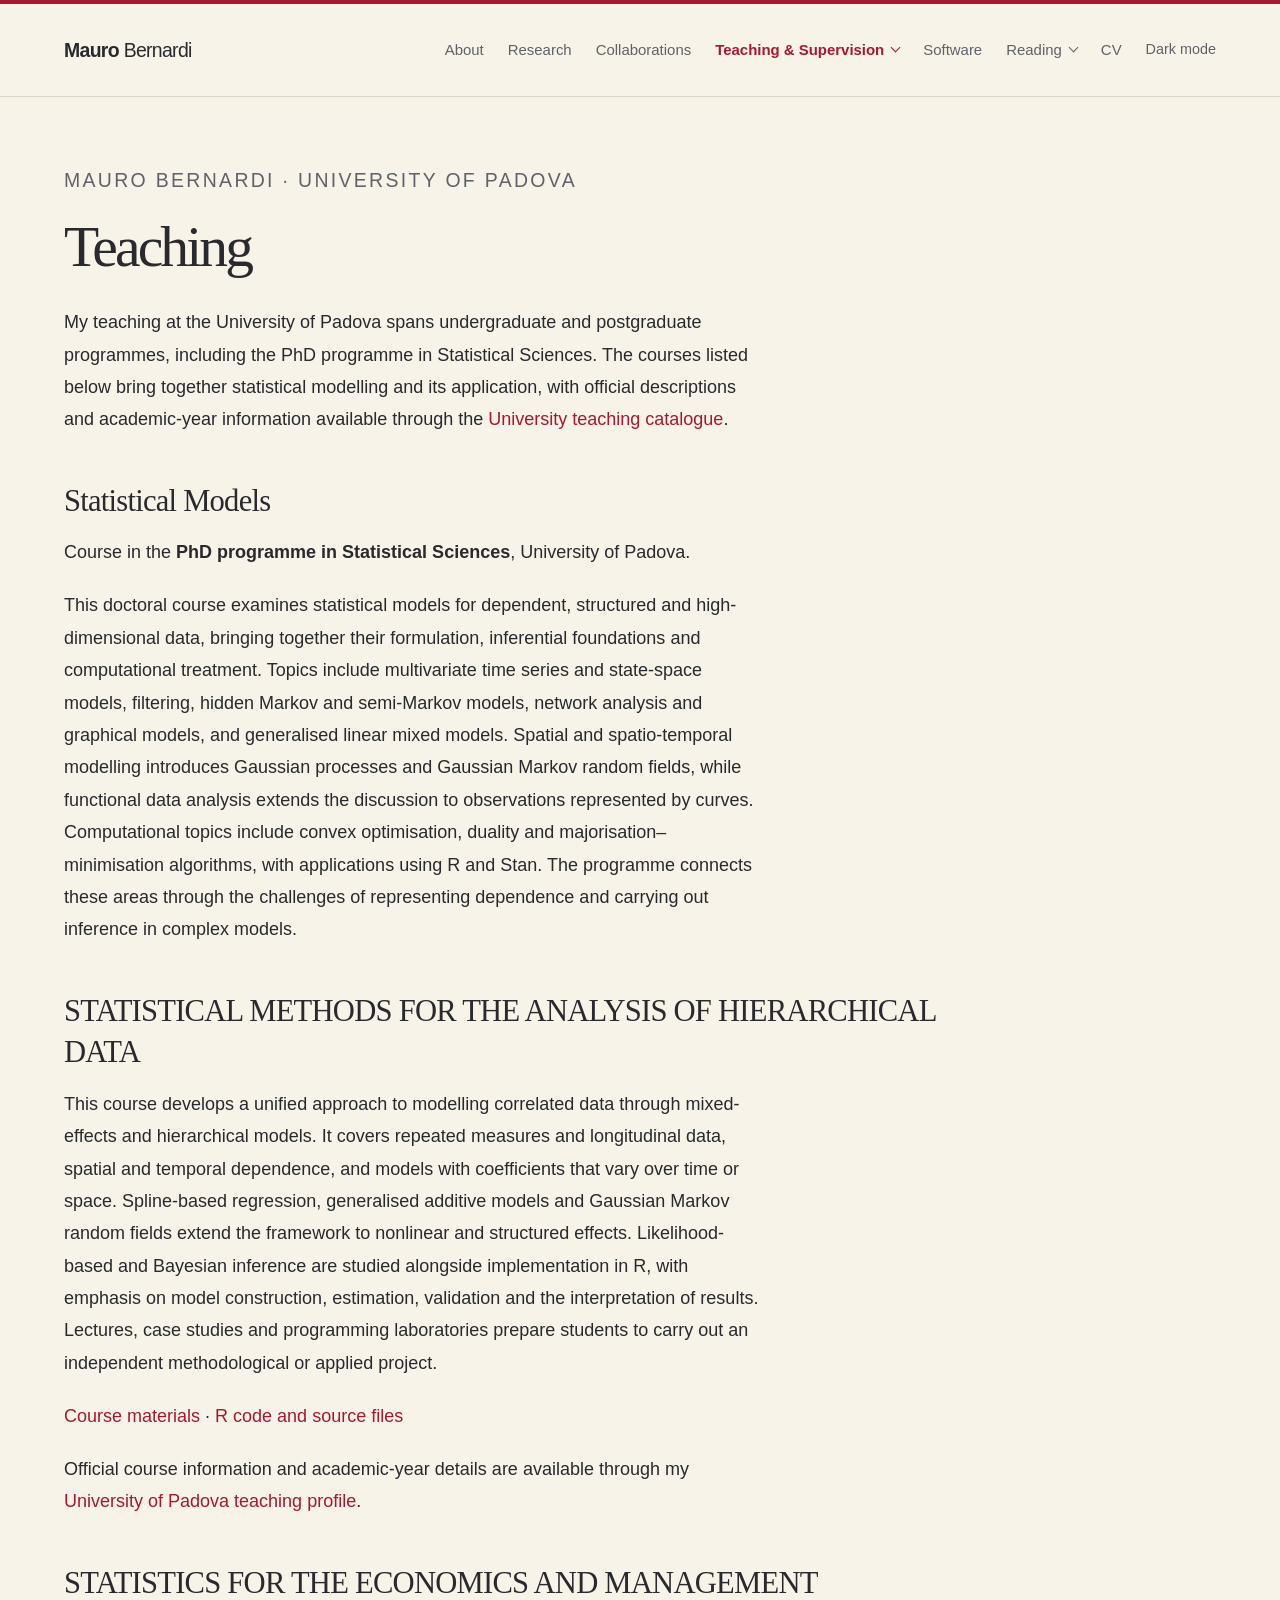
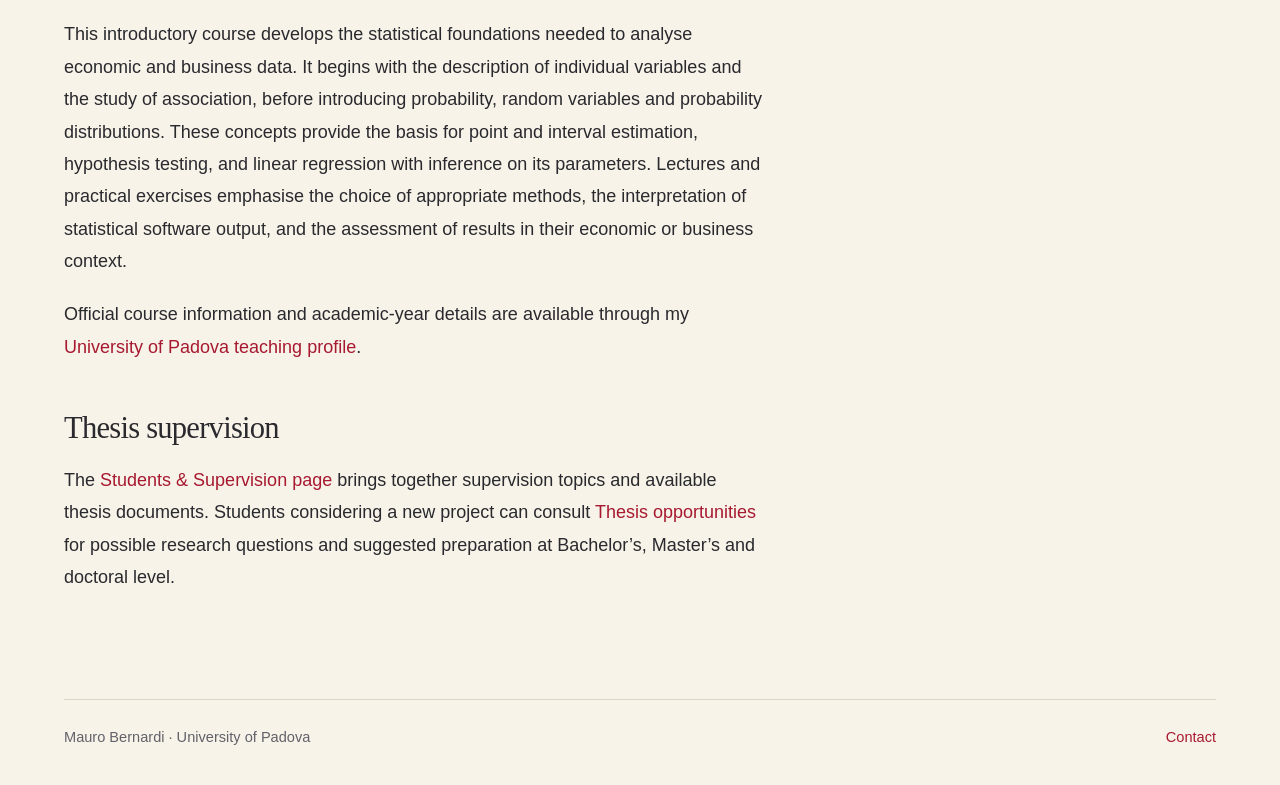
<file: docs/teaching.html>
<!doctype html>
<html lang="en"><head><meta charset="utf-8"><meta name="viewport" content="width=device-width,initial-scale=1"><title>Teaching · Mauro Bernardi</title><meta name="description" content="Mauro Bernardi, Associate Professor at the University of Padova. Research, publications, teaching and statistical software."><meta property="og:title" content="Teaching · Mauro Bernardi"><meta property="og:type" content="website"><link rel="icon" href="assets/favicon.svg" type="image/svg+xml"><link rel="stylesheet" href="assets/style.css"><script src="assets/site.js" defer></script></head><body><a class="skip" href="#main">Skip to content</a><header class="site-header"><div class="nav-wrap"><a class="brand" href="index.html"><strong>Mauro</strong> Bernardi</a><button class="menu-toggle" type="button" aria-controls="navigation" aria-expanded="false">Menu</button><nav class="nav-links" id="navigation" aria-label="Main navigation"><a href="index.html">About</a><a href="research.html">Research</a><a href="collaborations.html">Collaborations</a><details class="nav-group active"><summary>Teaching &amp; Supervision</summary><div class="nav-submenu"><a href="teaching.html" aria-current="page">Teaching</a><a href="students.html">Students &amp; Supervision</a><a href="thesis-topics.html">Thesis opportunities</a></div></details><a href="software.html">Software</a><details class="nav-group"><summary>Reading</summary><div class="nav-submenu"><a href="selected-readings.html">Selected readings in statistics</a><a href="reading-list.html">Reading list</a></div></details><a href="cv.html">CV</a><button class="theme-toggle" type="button" aria-pressed="false">Dark mode</button></nav></div></header><main class="container" id="main"><div class="page-copy"><p class="page-kicker">Mauro Bernardi · University of Padova</p><h1 id="teaching">Teaching</h1>
<p>My teaching at the University of Padova spans undergraduate and postgraduate programmes, including the PhD programme in Statistical Sciences. The courses listed below bring together statistical modelling and its application, with official descriptions and academic-year information available through the <a href="https://www.unipd.it/en/contatti/mauro.bernardi">University teaching catalogue</a>.</p>
<h2 id="statistical-models">Statistical Models</h2>
<p>Course in the <strong>PhD programme in Statistical Sciences</strong>, University of Padova.</p>
<p>This doctoral course examines statistical models for dependent, structured and high-dimensional data, bringing together their formulation, inferential foundations and computational treatment. Topics include multivariate time series and state-space models, filtering, hidden Markov and semi-Markov models, network analysis and graphical models, and generalised linear mixed models. Spatial and spatio-temporal modelling introduces Gaussian processes and Gaussian Markov random fields, while functional data analysis extends the discussion to observations represented by curves. Computational topics include convex optimisation, duality and majorisation–minimisation algorithms, with applications using R and Stan. The programme connects these areas through the challenges of representing dependence and carrying out inference in complex models.</p>
<h2 id="statistical-methods-for-the-analysis-of-hierarchical-data">STATISTICAL METHODS FOR THE ANALYSIS OF HIERARCHICAL DATA</h2>
<p>This course develops a unified approach to modelling correlated data through mixed-effects and hierarchical models. It covers repeated measures and longitudinal data, spatial and temporal dependence, and models with coefficients that vary over time or space. Spline-based regression, generalised additive models and Gaussian Markov random fields extend the framework to nonlinear and structured effects. Likelihood-based and Bayesian inference are studied alongside implementation in R, with emphasis on model construction, estimation, validation and the interpretation of results. Lectures, case studies and programming laboratories prepare students to carry out an independent methodological or applied project.</p>
<p><a href="https://maurobernardi.github.io/GLAMMcourse/">Course materials</a> · <a href="https://github.com/maurobernardi/GLAMMcourse">R code and source files</a></p>
<p>Official course information and academic-year details are available through my <a href="https://www.unipd.it/en/contatti/mauro.bernardi">University of Padova teaching profile</a>.</p>
<h2 id="statistics-for-the-economics-and-management">STATISTICS FOR THE ECONOMICS AND MANAGEMENT</h2>
<p>This introductory course develops the statistical foundations needed to analyse economic and business data. It begins with the description of individual variables and the study of association, before introducing probability, random variables and probability distributions. These concepts provide the basis for point and interval estimation, hypothesis testing, and linear regression with inference on its parameters. Lectures and practical exercises emphasise the choice of appropriate methods, the interpretation of statistical software output, and the assessment of results in their economic or business context.</p>
<p>Official course information and academic-year details are available through my <a href="https://www.unipd.it/en/contatti/mauro.bernardi">University of Padova teaching profile</a>.</p>
<h2 id="thesis-supervision">Thesis supervision</h2>
<p>The <a href="students.html">Students &amp; Supervision page</a> brings together supervision topics and available thesis documents. Students considering a new project can consult <a href="thesis-topics.html">Thesis opportunities</a> for possible research questions and suggested preparation at Bachelor’s, Master’s and doctoral level.</p></div></main><footer class="site-footer"><span>Mauro Bernardi · University of Padova</span><a href="mailto:mauro.bernardi@unipd.it">Contact</a></footer></body></html>
</file>
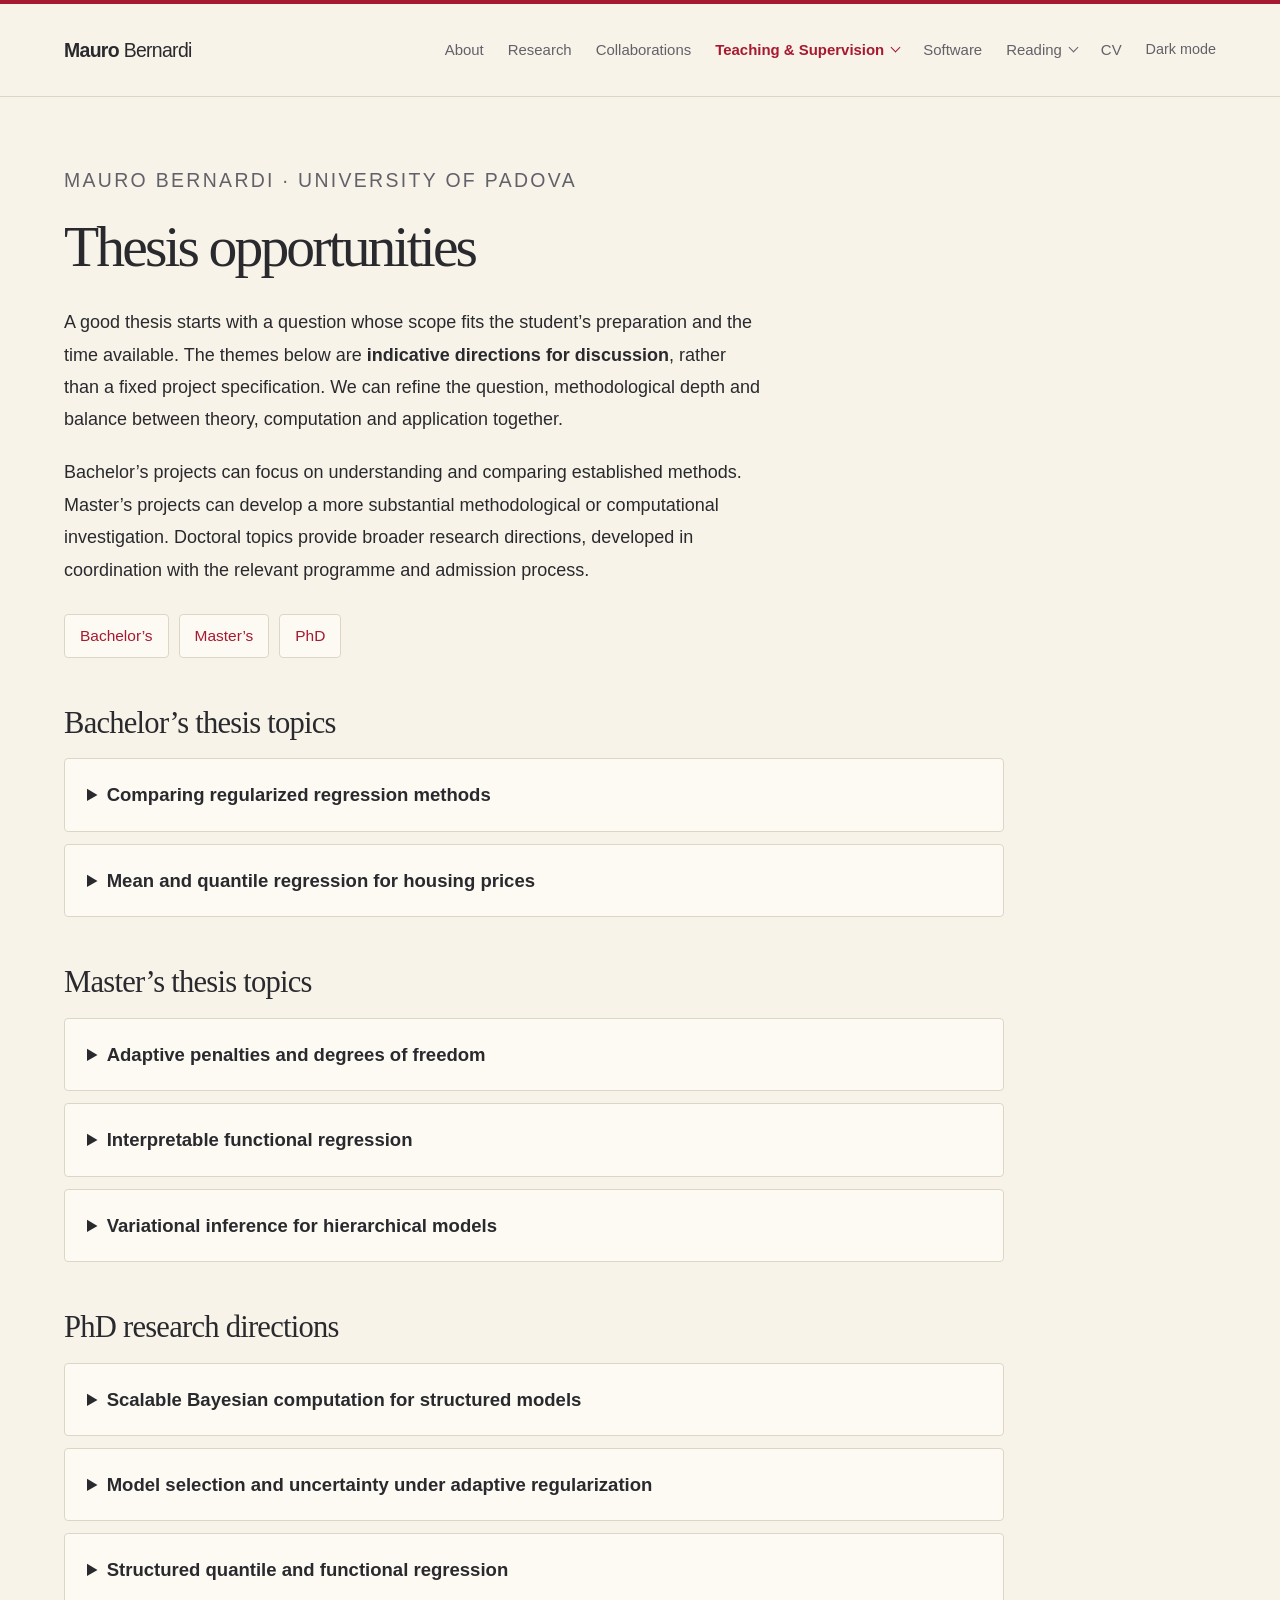
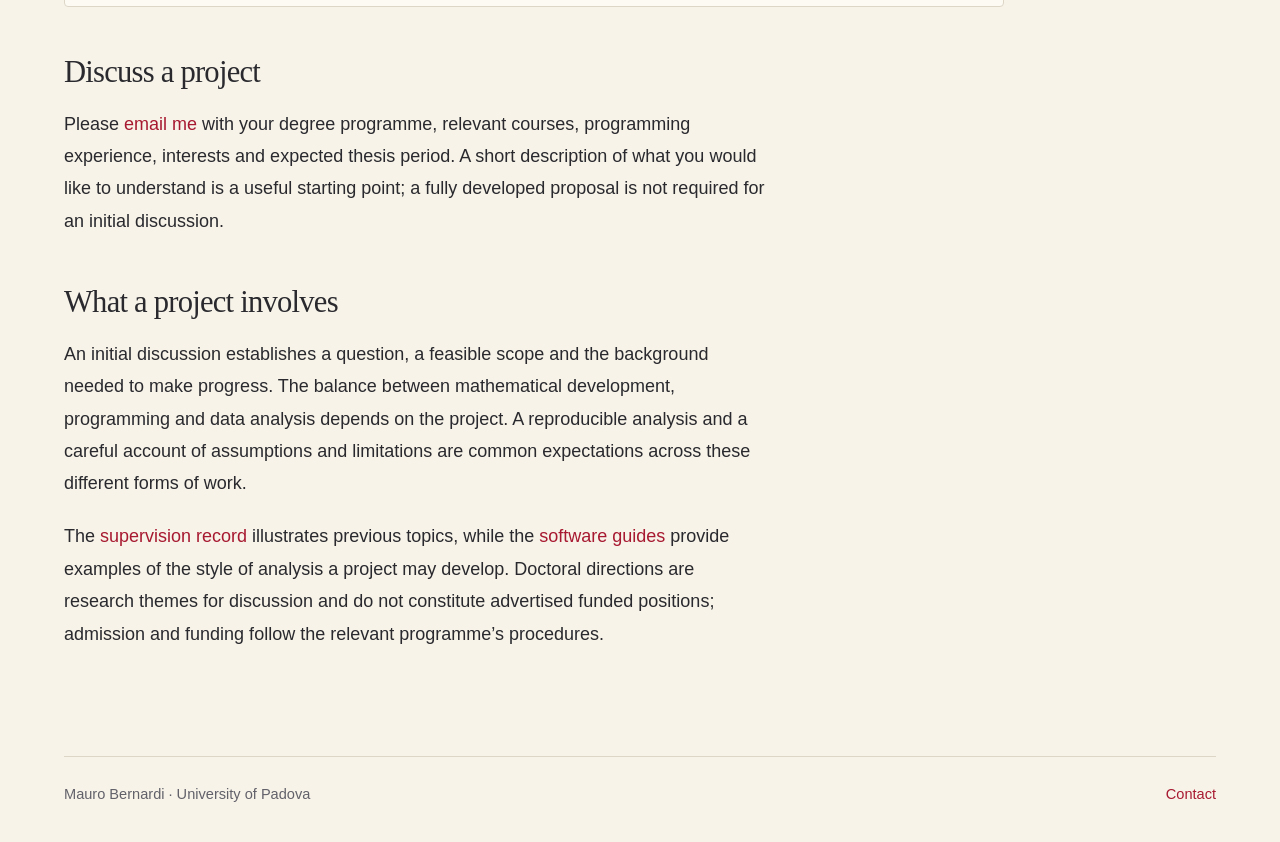
<file: docs/thesis-topics.html>
<!doctype html>
<html lang="en"><head><meta charset="utf-8"><meta name="viewport" content="width=device-width,initial-scale=1"><title>Thesis opportunities · Mauro Bernardi</title><meta name="description" content="Mauro Bernardi, Associate Professor at the University of Padova. Research, publications, teaching and statistical software."><meta property="og:title" content="Thesis opportunities · Mauro Bernardi"><meta property="og:type" content="website"><link rel="icon" href="assets/favicon.svg" type="image/svg+xml"><link rel="stylesheet" href="assets/style.css"><script src="assets/site.js" defer></script></head><body><a class="skip" href="#main">Skip to content</a><header class="site-header"><div class="nav-wrap"><a class="brand" href="index.html"><strong>Mauro</strong> Bernardi</a><button class="menu-toggle" type="button" aria-controls="navigation" aria-expanded="false">Menu</button><nav class="nav-links" id="navigation" aria-label="Main navigation"><a href="index.html">About</a><a href="research.html">Research</a><a href="collaborations.html">Collaborations</a><details class="nav-group active"><summary>Teaching &amp; Supervision</summary><div class="nav-submenu"><a href="teaching.html">Teaching</a><a href="students.html">Students &amp; Supervision</a><a href="thesis-topics.html" aria-current="page">Thesis opportunities</a></div></details><a href="software.html">Software</a><details class="nav-group"><summary>Reading</summary><div class="nav-submenu"><a href="selected-readings.html">Selected readings in statistics</a><a href="reading-list.html">Reading list</a></div></details><a href="cv.html">CV</a><button class="theme-toggle" type="button" aria-pressed="false">Dark mode</button></nav></div></header><main class="container" id="main"><div class="page-copy"><p class="page-kicker">Mauro Bernardi · University of Padova</p><h1 id="thesis-opportunities">Thesis opportunities</h1>
<p>A good thesis starts with a question whose scope fits the student’s preparation and the time available. The themes below are <strong>indicative directions for discussion</strong>, rather than a fixed project specification. We can refine the question, methodological depth and balance between theory, computation and application together.</p>
<p>Bachelor’s projects can focus on understanding and comparing established methods. Master’s projects can develop a more substantial methodological or computational investigation. Doctoral topics provide broader research directions, developed in coordination with the relevant programme and admission process.</p>
<nav class="degree-links" aria-label="Thesis levels"><a href="#bachelor">Bachelor’s</a><a href="#master">Master’s</a><a href="#phd">PhD</a></nav><section class="topic-section" id="bachelor"><h2>Bachelor’s thesis topics</h2><details class="topic"><summary>Comparing regularized regression methods</summary><div class="topic-body"><p>Study how coefficient shrinkage and variable selection change fitted models and prediction on simple simulated datasets.</p><h3>Research question</h3><p>How do the amount of shrinkage and the correlation between predictors affect variable selection and prediction?</p><h3>Suggested preparation</h3><p>Introductory regression, basic probability and familiarity with R.</p><h3>Possible approach</h3><p>A focused comparison of a small set of methods, with reproducible code and interpretation of the results.</p><h3>Possible outcome</h3><p>A reproducible R analysis with a small simulation study, coefficient-path plots and a clear discussion of prediction and selection.</p><div class="resource-links"><a class="resource-link" href="software.html#spares">Related software and examples</a></div><p><a class="text-link" href="mailto:mauro.bernardi@unipd.it?subject=Thesis%20enquiry%3A%20Comparing%20regularized%20regression%20methods">Discuss this topic</a></p></div></details><details class="topic"><summary>Mean and quantile regression for housing prices</summary><div class="topic-body"><p>Compare a conditional-mean analysis with regression at a small number of quantiles, explaining how the statistical targets differ.</p><h3>Research question</h3><p>Which features of a housing-price distribution are hidden by an analysis of the conditional mean alone?</p><h3>Suggested preparation</h3><p>Introductory statistics, linear regression and basic R programming.</p><h3>Possible approach</h3><p>A guided data analysis, supported by a modest simulation illustrating interpretation and prediction.</p><h3>Possible outcome</h3><p>A documented analysis comparing mean regression with a few quantile levels, including graphical interpretation and a concise account of uncertainty.</p><div class="resource-links"><a class="resource-link" href="software.html#bquantreg">Related software and examples</a></div><p><a class="text-link" href="mailto:mauro.bernardi@unipd.it?subject=Thesis%20enquiry%3A%20Mean%20and%20quantile%20regression%20for%20housing%20prices">Discuss this topic</a></p></div></details></section><section class="topic-section" id="master"><h2>Master’s thesis topics</h2><details class="topic"><summary>Adaptive penalties and degrees of freedom</summary><div class="topic-body"><p>Investigate how response-dependent weights affect model complexity and model-selection criteria in penalized regression.</p><h3>Research question</h3><p>How does the response dependence of adaptive weights alter the local sensitivity of a fitted model and the criteria used to select it?</p><h3>Suggested preparation</h3><p>Regression, linear algebra, optimization and R programming.</p><h3>Possible approach</h3><p>A methodological study combining derivations, implementation and controlled numerical experiments.</p><h3>Possible outcome</h3><p>A carefully stated derivation for a specified model, numerical checks and a reproducible comparison of selection criteria.</p><div class="resource-links"><a class="resource-link" href="software.html#spares">Related software and examples</a></div><p><a class="text-link" href="mailto:mauro.bernardi@unipd.it?subject=Thesis%20enquiry%3A%20Adaptive%20penalties%20and%20degrees%20of%20freedom">Discuss this topic</a></p></div></details><details class="topic"><summary>Interpretable functional regression</summary><div class="topic-body"><p>Explore local sparsity in functional regression and its consequences for interpreting estimated coefficient functions.</p><h3>Research question</h3><p>When does local sparsity make a coefficient function easier to interpret without sacrificing predictive accuracy?</p><h3>Suggested preparation</h3><p>Regression, matrix algebra and an introduction to functional data analysis.</p><h3>Possible approach</h3><p>Basis representations, sparsity-promoting estimation and an application with functional responses or covariates.</p><h3>Possible outcome</h3><p>An implemented basis-expansion model, coefficient-function visualizations and a sensitivity analysis of the regularization choice.</p><div class="resource-links"><a class="resource-link" href="software.html#fdasp">Related software and examples</a></div><p><a class="text-link" href="mailto:mauro.bernardi@unipd.it?subject=Thesis%20enquiry%3A%20Interpretable%20functional%20regression">Discuss this topic</a></p></div></details><details class="topic"><summary>Variational inference for hierarchical models</summary><div class="topic-body"><p>Study a variational approximation for a well-defined hierarchical model and assess its numerical behavior and uncertainty estimates.</p><h3>Research question</h3><p>Which posterior features are accurately retained by a tractable variational approximation, and where does the approximation lose uncertainty?</p><h3>Suggested preparation</h3><p>Bayesian statistics, probability, matrix calculus and scientific programming.</p><h3>Possible approach</h3><p>Derivation of updates, implementation and comparisons against an appropriate reference on manageable examples.</p><h3>Possible outcome</h3><p>An implementation with convergence diagnostics and a comparison against a suitable sampling or numerical reference on manageable examples.</p><div class="resource-links"><a class="resource-link" href="research.html#variational-mixed-models">Related research</a></div><p><a class="text-link" href="mailto:mauro.bernardi@unipd.it?subject=Thesis%20enquiry%3A%20Variational%20inference%20for%20hierarchical%20models">Discuss this topic</a></p></div></details></section><section class="topic-section" id="phd"><h2>PhD research directions</h2><details class="topic"><summary>Scalable Bayesian computation for structured models</summary><div class="topic-body"><p>Develop computational methods for Bayesian models with latent, hierarchical or dynamic structure, examining approximation accuracy alongside scalability.</p><h3>Research question</h3><p>How can computation exploit latent structure while retaining useful posterior information as model dimension grows?</p><h3>Suggested preparation</h3><p>Strong preparation in probability, statistical inference, linear algebra and computation.</p><h3>Possible approach</h3><p>A research programme combining algorithmic development, theoretical analysis and carefully designed validation.</p><h3>Possible outcome</h3><p>A sequence of methodological contributions, supported by explicit approximation diagnostics, computational comparisons and applications.</p><div class="resource-links"><a class="resource-link" href="research.html#variational-var">Related research</a></div><p><a class="text-link" href="mailto:mauro.bernardi@unipd.it?subject=Thesis%20enquiry%3A%20Scalable%20Bayesian%20computation%20for%20structured%20models">Discuss this topic</a></p></div></details><details class="topic"><summary>Model selection and uncertainty under adaptive regularization</summary><div class="topic-body"><p>Investigate the interaction between adaptive penalties, selection, sensitivity of fitted maps and measures of model complexity.</p><h3>Research question</h3><p>Which notions of complexity and uncertainty remain informative after adaptive regularization and data-dependent selection?</p><h3>Suggested preparation</h3><p>Advanced statistical inference, optimization and mathematical statistics.</p><h3>Possible approach</h3><p>Development of new results and computational methods, with attention to the assumptions needed for uncertainty assessment.</p><h3>Possible outcome</h3><p>Theoretical and computational contributions addressing a clearly delimited selection problem and the assumptions required for valid conclusions.</p><div class="resource-links"><a class="resource-link" href="software.html#spares">Related software and examples</a></div><p><a class="text-link" href="mailto:mauro.bernardi@unipd.it?subject=Thesis%20enquiry%3A%20Model%20selection%20and%20uncertainty%20under%20adaptive%20regularization">Discuss this topic</a></p></div></details><details class="topic"><summary>Structured quantile and functional regression</summary><div class="topic-body"><p>Develop flexible regression methods for distributional features of structured data, with interpretable functional, spatial or hierarchical effects.</p><h3>Research question</h3><p>How can quantile and functional regression represent structured heterogeneity while remaining interpretable and computationally feasible?</p><h3>Suggested preparation</h3><p>Advanced regression, asymptotic or Bayesian methods, and scientific computing.</p><h3>Possible approach</h3><p>Methodological research integrating estimation, computational algorithms and theory-driven empirical assessment.</p><h3>Possible outcome</h3><p>New estimation or inferential methods, accompanied by reproducible studies of structured data and a clear account of their scope.</p><div class="resource-links"><a class="resource-link" href="research.html#spatial-quantiles">Related research</a></div><p><a class="text-link" href="mailto:mauro.bernardi@unipd.it?subject=Thesis%20enquiry%3A%20Structured%20quantile%20and%20functional%20regression">Discuss this topic</a></p></div></details></section>
<h2 id="discuss-a-project">Discuss a project</h2>
<p>Please <a href="mailto:mauro.bernardi@unipd.it">email me</a> with your degree programme, relevant courses, programming experience, interests and expected thesis period. A short description of what you would like to understand is a useful starting point; a fully developed proposal is not required for an initial discussion.</p>
<h2 id="what-a-project-involves">What a project involves</h2>
<p>An initial discussion establishes a question, a feasible scope and the background needed to make progress. The balance between mathematical development, programming and data analysis depends on the project. A reproducible analysis and a careful account of assumptions and limitations are common expectations across these different forms of work.</p>
<p>The <a href="students.html">supervision record</a> illustrates previous topics, while the <a href="software.html">software guides</a> provide examples of the style of analysis a project may develop. Doctoral directions are research themes for discussion and do not constitute advertised funded positions; admission and funding follow the relevant programme’s procedures.</p></div></main><footer class="site-footer"><span>Mauro Bernardi · University of Padova</span><a href="mailto:mauro.bernardi@unipd.it">Contact</a></footer></body></html>
</file>
<file: docs/assets/style.css>
/* Research Studio / Editorial: shared theme for the complete academic site. */
:root{--bg:#f7f3e8;--ink:#29292e;--muted:#62616a;--accent:#a71930;--accent-soft:#f5e9e4;--line:#ddd6c7;--surface:#eee8da;--card:#fcfaf3;--subtle:var(--surface);--max:1220px;color-scheme:light}
:root[data-theme=dark]{--bg:#19191e;--ink:#f0edf0;--muted:#bbb6bf;--accent:#f2a1b2;--accent-soft:#30232b;--line:#3d3943;--surface:#242329;--card:#212026;color-scheme:dark}
*{box-sizing:border-box}html{font-size:18px;scroll-behavior:smooth;scroll-padding-top:28px}body{margin:0;background:var(--bg);color:var(--ink);font:400 1rem/1.8 -apple-system,BlinkMacSystemFont,'Segoe UI',Arial,sans-serif}a{color:var(--accent);text-decoration:none;text-underline-offset:.22em}a:hover{text-decoration:underline}a:focus-visible,button:focus-visible,summary:focus-visible,input:focus-visible{outline:3px solid var(--accent);outline-offset:4px}img{max-width:100%}button,input{font:inherit}.skip{position:absolute;left:20px;top:-100px;z-index:30;background:var(--bg);padding:10px}.skip:focus{top:10px}
.site-header{border-top:4px solid var(--accent);border-bottom:1px solid var(--line);background:var(--bg)}.nav-wrap{max-width:var(--max);padding:0 34px;margin:auto;min-height:92px;display:flex;align-items:center;justify-content:space-between;gap:25px}.brand{white-space:nowrap;color:var(--ink);letter-spacing:-.035em;font-size:1.08rem}.brand strong{font-weight:700}.nav-links{display:flex;align-items:center;gap:24px}.nav-links>a,.nav-group>summary{font-size:.83rem;color:var(--muted);white-space:nowrap}.nav-links a[aria-current=page],.nav-group.active>summary{color:var(--accent);font-weight:600}.theme-toggle,.menu-toggle{border:0;background:none;cursor:pointer;color:var(--muted);padding:7px 0;font-size:.8rem;white-space:nowrap}.theme-toggle:hover,.menu-toggle:hover{color:var(--accent)}.menu-toggle{display:none}.nav-group{position:relative}.nav-group>summary{cursor:pointer;list-style:none;display:flex;align-items:center;gap:8px}.nav-group>summary::-webkit-details-marker{display:none}.nav-group>summary::after{content:'';width:6px;height:6px;border-right:1.5px solid currentColor;border-bottom:1.5px solid currentColor;transform:rotate(45deg);margin-top:-4px}.nav-group[open]>summary::after{transform:rotate(225deg);margin-top:3px}.nav-submenu{position:absolute;z-index:10;top:calc(100% + 18px);left:-17px;min-width:260px;border:1px solid var(--line);border-radius:5px;background:var(--card);padding:9px;box-shadow:0 12px 28px #17142512}.nav-submenu a{display:block;font-size:.85rem;color:var(--muted);padding:8px 12px;border-radius:3px}.nav-submenu a:hover{background:var(--surface);text-decoration:none}
.container{max-width:var(--max);padding:66px 34px 85px;margin:auto}.home-heading{border-left:4px solid var(--accent);padding-left:26px;margin-bottom:54px}.home-kicker,.page-kicker{font-size:.79rem;letter-spacing:.12em;text-transform:uppercase;color:var(--muted);margin:0 0 15px}.home-heading h1{font-family:Georgia,'Times New Roman',serif;font-size:clamp(3.6rem,6.2vw,5.25rem);font-weight:400;letter-spacing:-.065em;line-height:1.08;margin:0 0 18px}.home-heading h1 strong{font-weight:400}.subtitle{font-size:1.06rem;color:var(--muted);margin:0}.home-grid{display:grid;grid-template-columns:minmax(0,1fr) 270px;gap:90px;align-items:start}.home-copy{max-width:710px}.home-copy>p:first-of-type{font-size:1.14rem;line-height:1.85}.home-copy h2{border-top:1px solid var(--line);padding-top:25px;margin-top:2.3rem}.home-copy h2:first-child{border-top:0;padding-top:0;margin-top:0}
h1,h2,h3{color:var(--ink)}h1{font-family:Georgia,'Times New Roman',serif;font-size:3.2rem;font-weight:400;letter-spacing:-.05em;line-height:1.18;margin:0 0 1.4rem}h2{font-family:Georgia,'Times New Roman',serif;font-weight:400;font-size:1.7rem;letter-spacing:-.025em;line-height:1.35;margin:2.5rem 0 .8rem}h3{font-size:1.08rem;line-height:1.5;font-weight:600;margin:0 0 .55rem;letter-spacing:-.015em}p{margin:.7rem 0 1.15rem}strong{font-weight:600}.page-copy{max-width:940px}.page-copy>p:first-of-type{max-width:850px;font-size:1.08rem}.page-kicker+p{font-size:1rem}
.profile-card{background:var(--card);border:1px solid var(--line);border-radius:6px;padding:23px;border-top:3px solid var(--accent);box-shadow:0 12px 32px #29212a07}.profile-mark{display:flex;align-items:center;justify-content:center;aspect-ratio:4/5;font:italic 4.6rem Georgia,serif;letter-spacing:-.08em;background:var(--surface);color:var(--accent);border-radius:3px;margin-bottom:22px}.portrait{width:100%;aspect-ratio:2/3;object-fit:contain;object-position:center;border-radius:3px;display:block;margin-bottom:22px}.profile-card address{font-style:normal;font-size:.85rem;line-height:1.8;color:var(--muted)}.contact-links{display:flex;flex-direction:column;gap:.4rem;font-size:.83rem;margin-top:18px;overflow-wrap:anywhere}.thesis-callout{margin-top:35px;background:var(--accent-soft);border-left:3px solid var(--accent);padding:23px 26px}.home-copy .thesis-callout h2{border:0;padding:0;margin:0 0 12px;font-size:1.5rem}.thesis-callout p{font-size:.97rem}.thesis-callout p:last-child{margin-bottom:0}.text-link{font-size:.92rem;font-weight:550}
.publication-section{margin-top:36px}.publication-list{border-top:1px solid var(--line)}.publication{display:grid;grid-template-columns:65px minmax(0,1fr);gap:25px;border-bottom:1px solid var(--line);padding:26px 0}.publication-year{font-size:.94rem;color:var(--muted);padding-top:2px;font-variant-numeric:tabular-nums}.publication h3{font-size:1.13rem;margin:0 0 8px;line-height:1.55}.publication h3 a{color:var(--ink)}.publication h3 a:hover{color:var(--accent)}.publication p{font-size:.93rem;line-height:1.7;margin:.25rem 0}.publication-authors{color:var(--muted)}.publication-authors strong{color:var(--ink);font-weight:550}.publication-venue{font-style:italic;color:var(--muted)}.resource-links{display:flex;flex-wrap:wrap;gap:8px;margin-top:15px}.resource-link{display:inline-flex;align-items:center;border:1px solid var(--line);border-radius:3px;padding:4px 11px;font-size:.8rem;line-height:1.5;color:var(--accent);background:var(--card)}.resource-link:hover{background:var(--accent-soft);border-color:var(--accent);text-decoration:none}.software-grid{display:grid;grid-template-columns:repeat(2,minmax(0,1fr));gap:22px;margin:36px 0}.software-card{display:flex;flex-direction:column;background:var(--card);border:1px solid var(--line);border-radius:6px;padding:26px}.software-label{font-size:.79rem;color:var(--muted);letter-spacing:.08em;text-transform:uppercase}.software-card h2{font-family:-apple-system,BlinkMacSystemFont,'Segoe UI',Arial,sans-serif;font-size:1.6rem;font-weight:650;letter-spacing:-.04em;margin:10px 0 8px}.software-card p{font-size:.96rem;margin:0 0 16px}.software-card .resource-links{margin-top:auto;padding-top:5px}
.degree-links{display:flex;flex-wrap:wrap;gap:10px;margin:28px 0 35px}.degree-links a{border:1px solid var(--line);background:var(--card);padding:7px 15px;border-radius:4px;font-size:.86rem}.degree-links a:hover{border-color:var(--accent);background:var(--accent-soft);text-decoration:none}.record-notice{border-left:3px solid var(--line);padding:3px 0 3px 22px;margin:35px 0}.record-notice h2{margin-top:0;font-size:1.4rem}.record-notice p{color:var(--muted);font-size:.95rem}.student-record{display:grid;grid-template-columns:65px minmax(0,1fr);gap:25px;padding:23px 0;border-bottom:1px solid var(--line)}.record-year,.record-meta{font-size:.88rem;color:var(--muted)}.student-record h3{margin:0}.student-record p{margin:.3rem 0}.topic-section{margin-top:35px;scroll-margin-top:28px}.topic{border:1px solid var(--line);border-radius:4px;background:var(--card);margin:12px 0}.topic>summary{padding:19px 22px;cursor:pointer;font-size:1.03rem;font-weight:550}.topic[open]>summary{border-bottom:1px solid var(--line);color:var(--accent)}.topic-body{padding:7px 22px 22px}.topic-body p{font-size:.95rem}.topic-body h3{font-size:.92rem;margin-top:20px}.cv-download{display:inline-block;padding:8px 15px;border:1px solid var(--accent);border-radius:4px;margin:5px 0 20px}
.site-footer{max-width:calc(var(--max) - 68px);margin:auto;border-top:1px solid var(--line);padding:24px 0 35px;display:flex;justify-content:space-between;gap:20px;font-size:.81rem;color:var(--muted)}.site-footer a{font-size:.81rem}
@media(max-width:1050px){.nav-wrap{padding:0 25px;gap:15px}.nav-links{gap:17px}.nav-links>a,.nav-group>summary{font-size:.8rem}.home-grid{gap:50px;grid-template-columns:minmax(0,1fr) 245px}.container{padding-left:25px;padding-right:25px}.site-footer{max-width:calc(100% - 50px)}}
@media(max-width:900px){html{font-size:17px}.nav-wrap{flex-wrap:wrap;min-height:74px;padding:12px 24px}.menu-toggle{display:block;font-size:.88rem}.nav-links{display:flex;width:100%;align-items:stretch;flex-direction:column;gap:0;padding:4px 0 12px}.js .nav-links{display:none}.js .nav-links.open{display:flex}.nav-links>a,.nav-group>summary{display:flex;padding:10px 0;font-size:.94rem}.theme-toggle{text-align:left;width:fit-content;font-size:.86rem;padding:10px 0}.nav-submenu{position:static;border:0;border-left:2px solid var(--line);border-radius:0;box-shadow:none;margin:0 0 12px 5px;padding:3px 0 3px 15px;min-width:0}.nav-submenu a{font-size:.9rem;padding:8px}.home-grid{grid-template-columns:minmax(0,1fr) 225px;gap:32px}.container{padding-top:43px}.home-heading{margin-bottom:40px}.home-heading h1{font-size:4rem}.home-copy>p:first-of-type{font-size:1.08rem}.contact-links{font-size:.85rem}.profile-card address{font-size:.85rem}}
@media(max-width:650px){.container{padding:34px 22px 55px}.home-heading{padding-left:17px;margin-bottom:30px}.home-kicker,.page-kicker{font-size:.83rem;letter-spacing:.07em}.home-heading h1{font-size:clamp(2.8rem,11vw,3.8rem)}.subtitle{font-size:.96rem}.home-grid{grid-template-columns:1fr;gap:32px}.profile-card{grid-row:1;display:grid;grid-template-columns:108px minmax(0,1fr);gap:0 18px;padding:17px}.profile-mark,.portrait{grid-row:1/3;margin:0;font-size:3rem;align-self:start}.profile-card address{font-size:.85rem}.contact-links{font-size:.85rem;margin-top:12px;gap:.2rem}.home-copy h2{font-size:1.55rem}.home-copy>p:first-of-type{font-size:1.06rem}h1{font-size:2.5rem}h2{font-size:1.5rem}.page-copy>p:first-of-type{font-size:1.02rem}.publication,.student-record{grid-template-columns:1fr;gap:7px;padding:22px 0}.publication-year{font-size:.86rem}.publication h3{font-size:1.06rem}.resource-link{font-size:.85rem}.software-grid{grid-template-columns:1fr;gap:17px}.software-card{padding:23px}.software-label{font-size:.84rem}.software-card p{font-size:.97rem}.topic>summary{padding:17px;font-size:1rem}.topic-body{padding:5px 17px 20px}.degree-links a{font-size:.87rem}.site-footer{max-width:calc(100% - 44px);flex-wrap:wrap;font-size:.83rem}.site-footer a{font-size:.83rem}.thesis-callout{padding:20px}.text-link{font-size:.93rem}}
@media(prefers-reduced-motion:reduce){html{scroll-behavior:auto}}
/* Research links and expanded software/supervision records. */
.publication,.software-card,.supervision-group{scroll-margin-top:28px}
.software-card h3{font:600 .92rem/1.5 -apple-system,BlinkMacSystemFont,'Segoe UI',Arial,sans-serif;margin:5px 0 9px}
.software-card ul{padding-left:1.15rem;margin:0 0 12px;font-size:.92rem;line-height:1.65}
.software-card .software-papers p{font-size:.86rem;color:var(--muted)}
.software-papers{border-top:1px solid var(--line);padding-top:18px;margin-top:3px}
.related-work{margin-top:18px}.related-work>span{font-size:.82rem;color:var(--muted)}.related-work .resource-links{margin-top:6px}
.supervision-subheading{font:600 1rem/1.5 -apple-system,BlinkMacSystemFont,'Segoe UI',Arial,sans-serif;margin:29px 0 10px}
.record-explanation{color:var(--muted);font-size:.91rem;max-width:780px}
.student-record h4{font-size:1.04rem;line-height:1.5;font-weight:600;margin:0}
.record-year span{display:block;font-size:.78rem}
@media(max-width:650px){.record-year span{display:inline;margin-right:7px;font-size:.85rem}.software-card .software-papers p{font-size:.9rem}}
/* Reading measure and touch targets, retaining the existing typefaces. */
.page-copy>p,.home-copy>p{max-width:70ch}
.student-record>div:last-child,.publication-body,.software-card{min-width:0}
.student-record p,.software-card p,.publication-body p{overflow-wrap:break-word}
.page-copy h1{overflow-wrap:break-word}
@media(max-width:900px){.menu-toggle,.theme-toggle{min-height:44px;min-width:44px}.nav-submenu a{min-height:44px}}
@media(max-width:650px){.resource-link,.degree-links a{min-height:44px;align-items:center}.degree-links a{display:inline-flex}.software-card h2{overflow-wrap:anywhere}}
</file>
